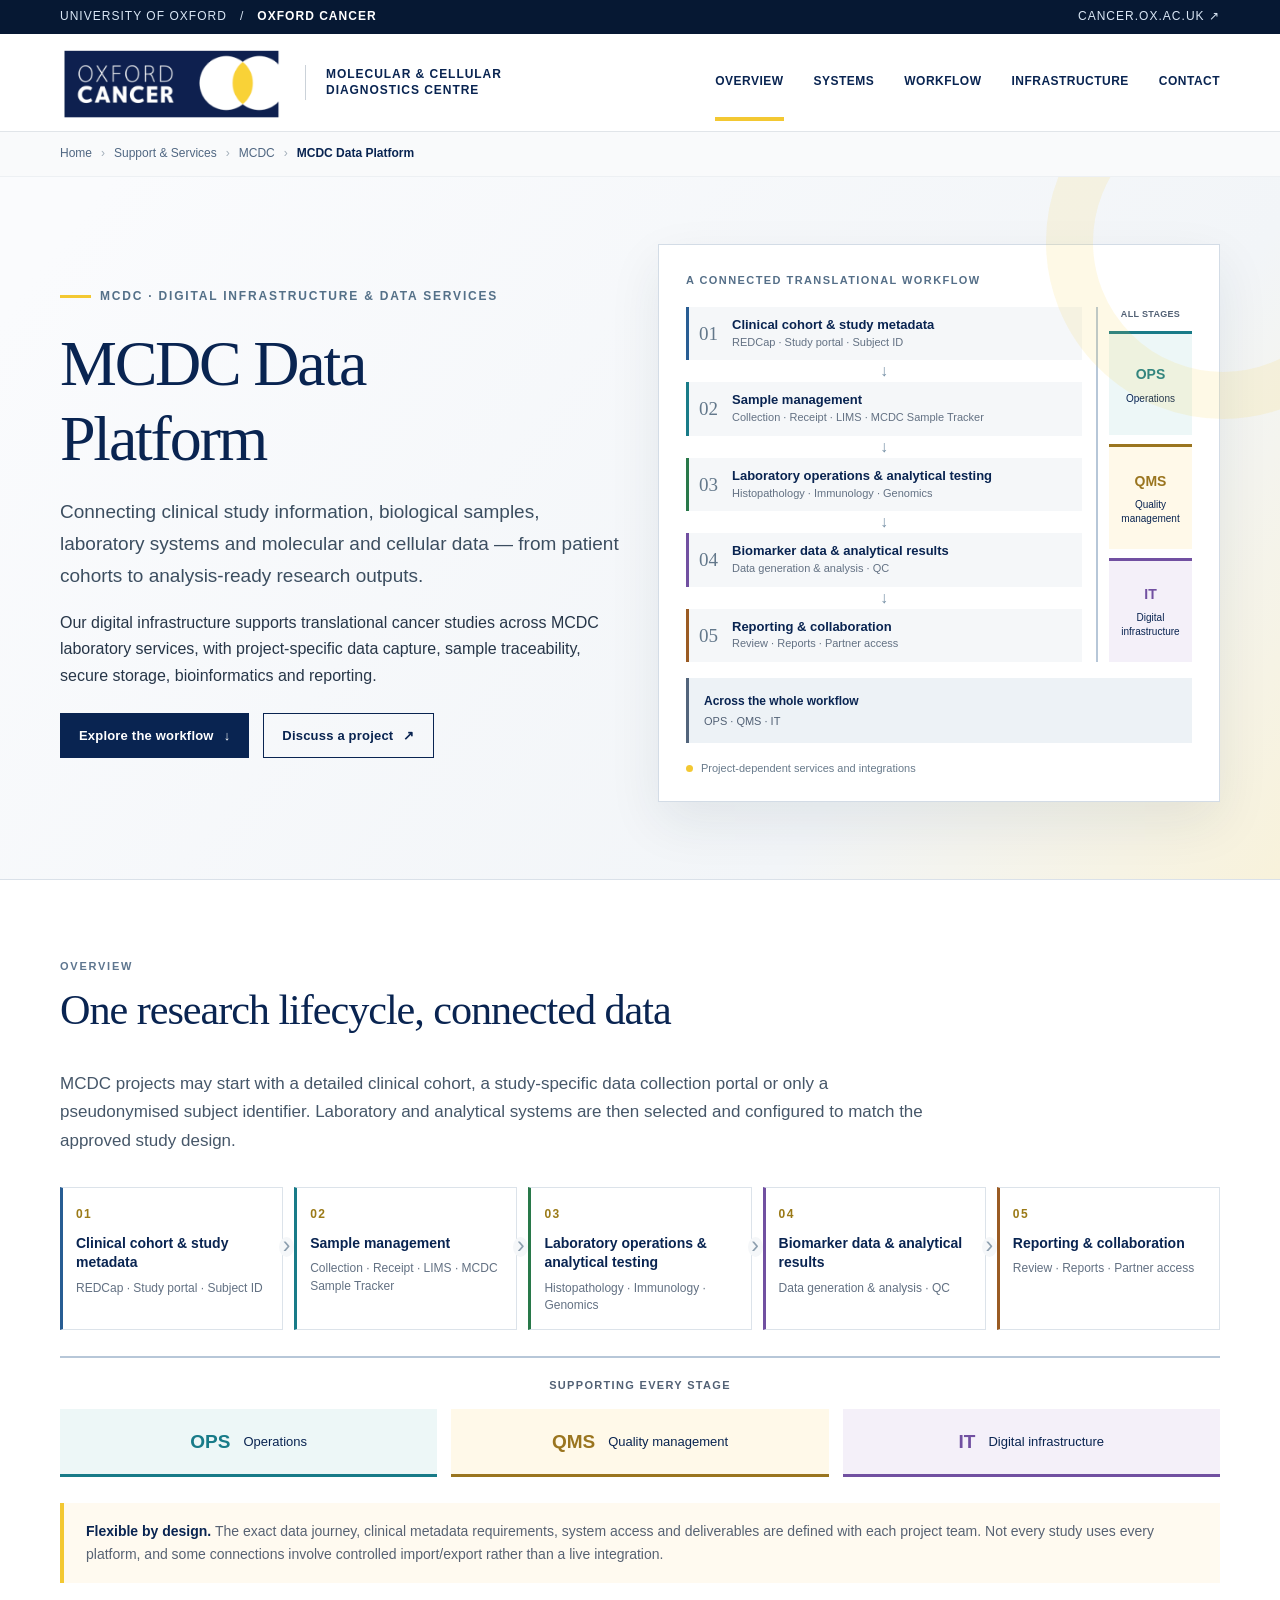
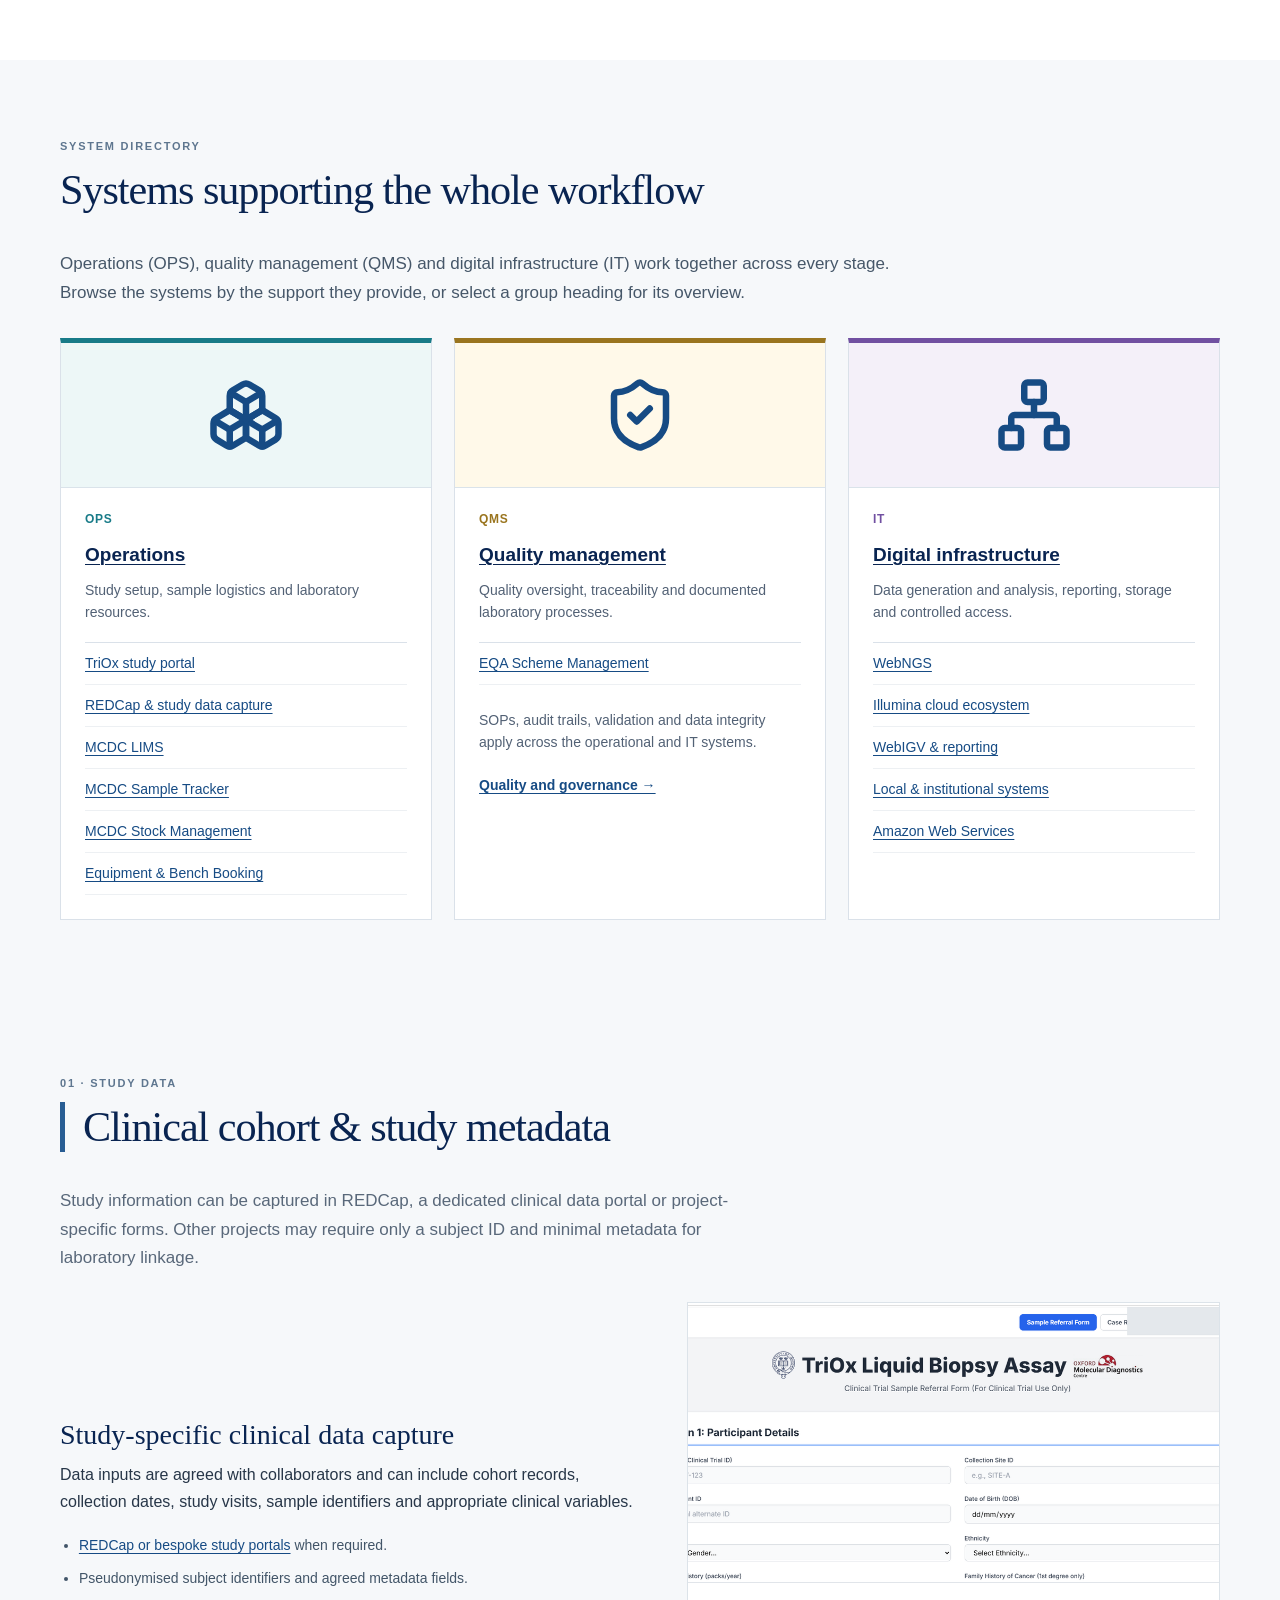
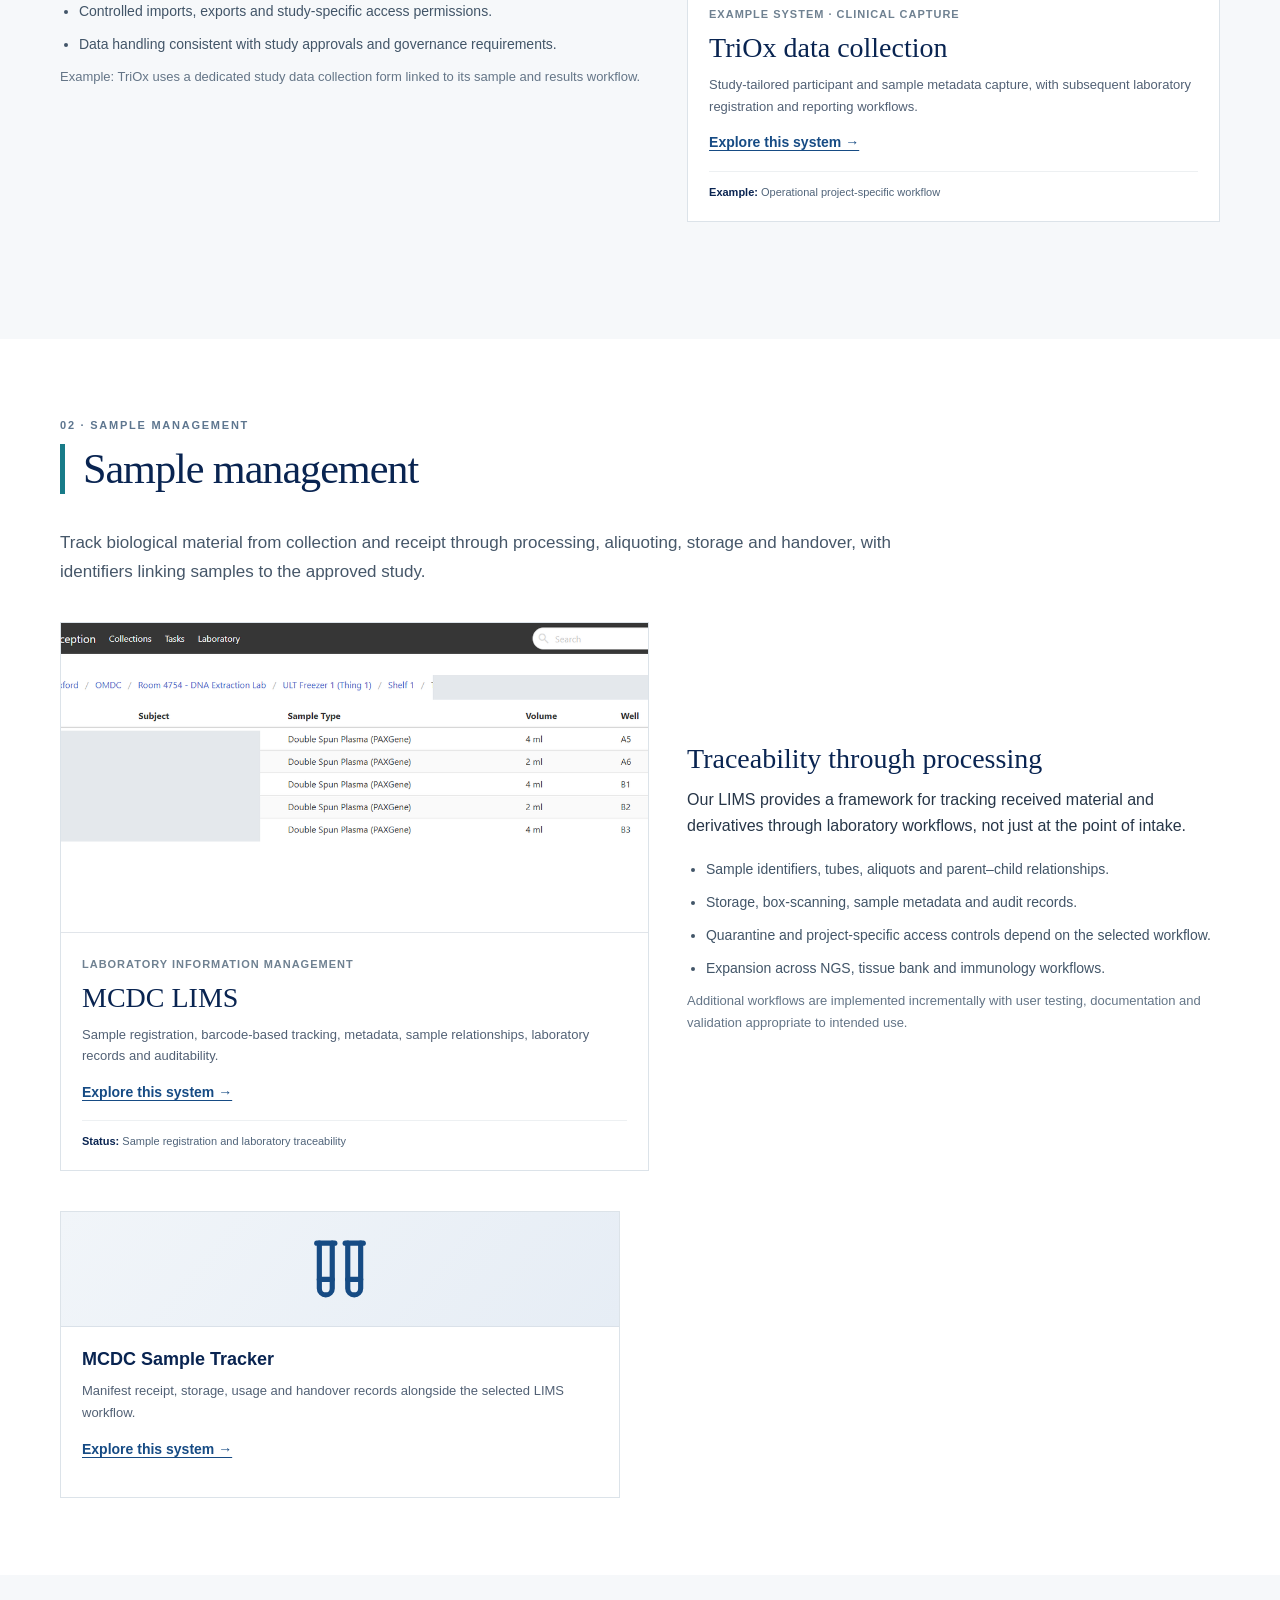
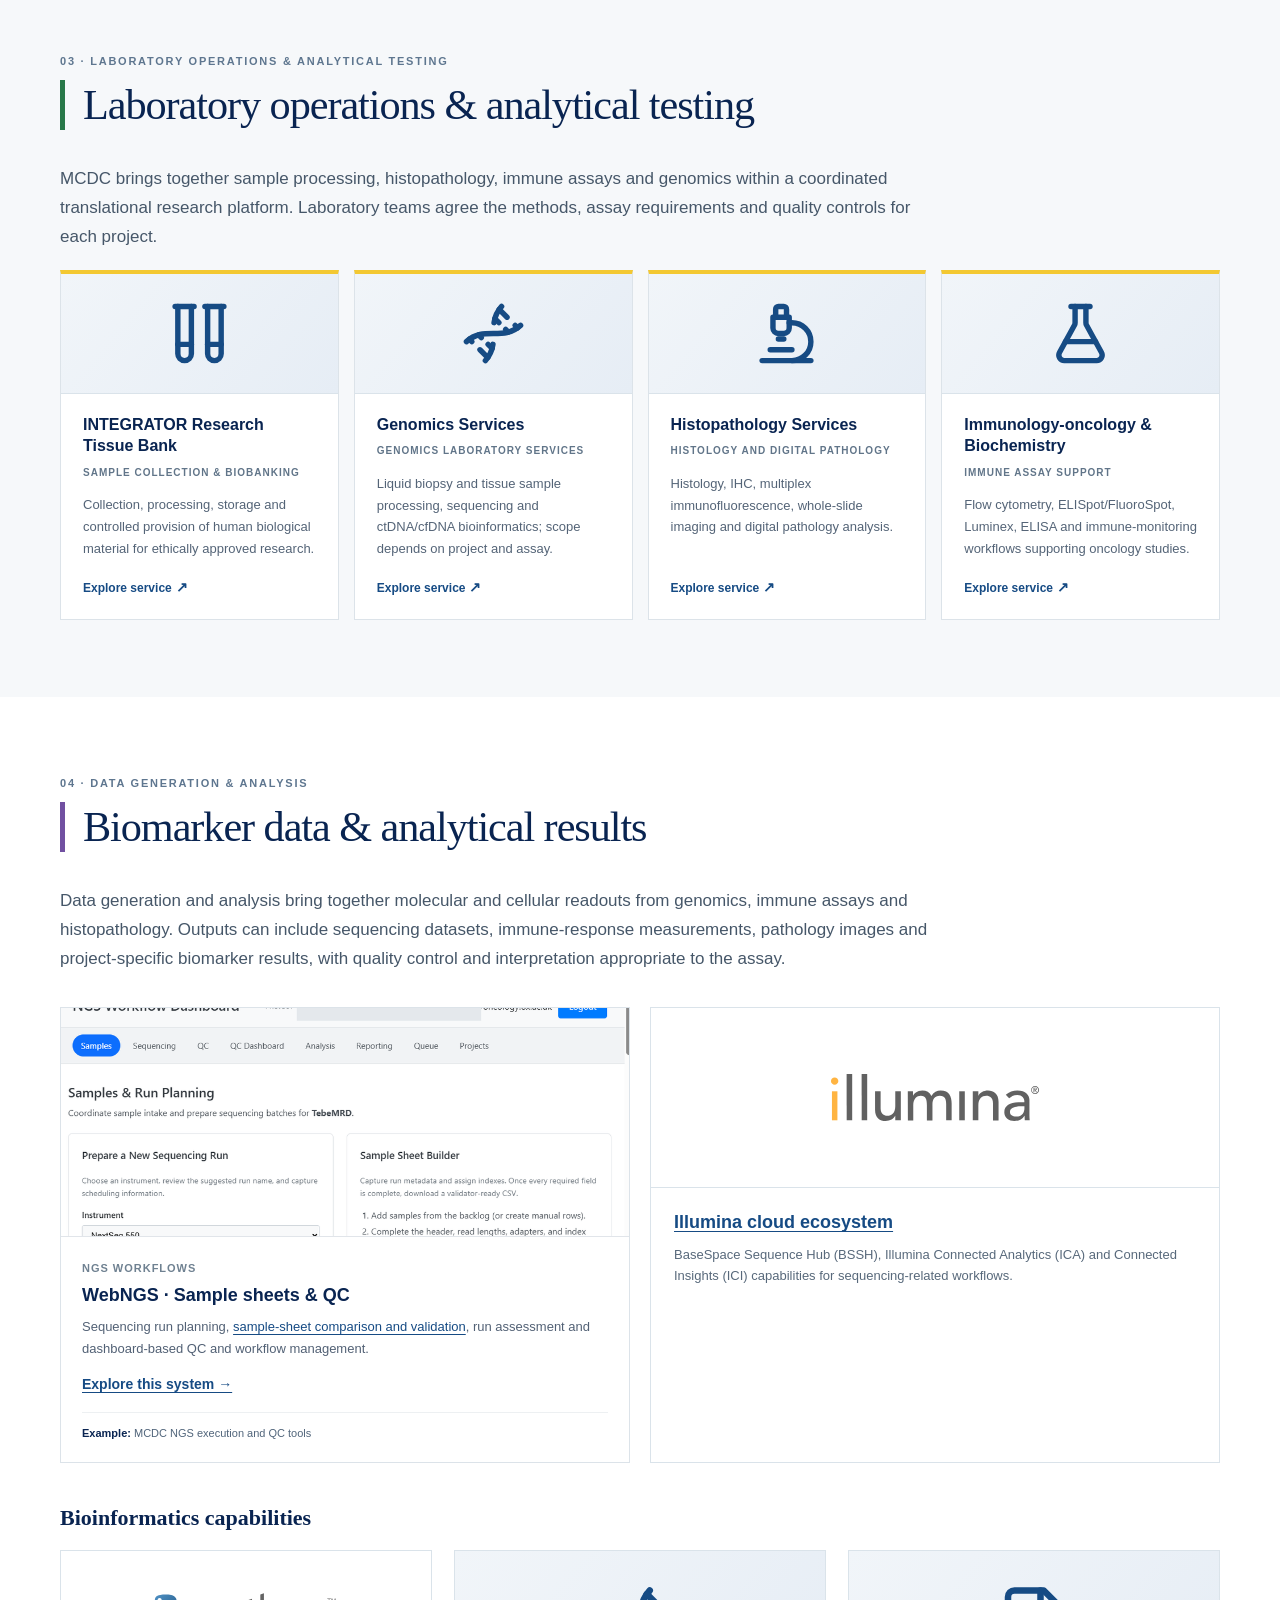
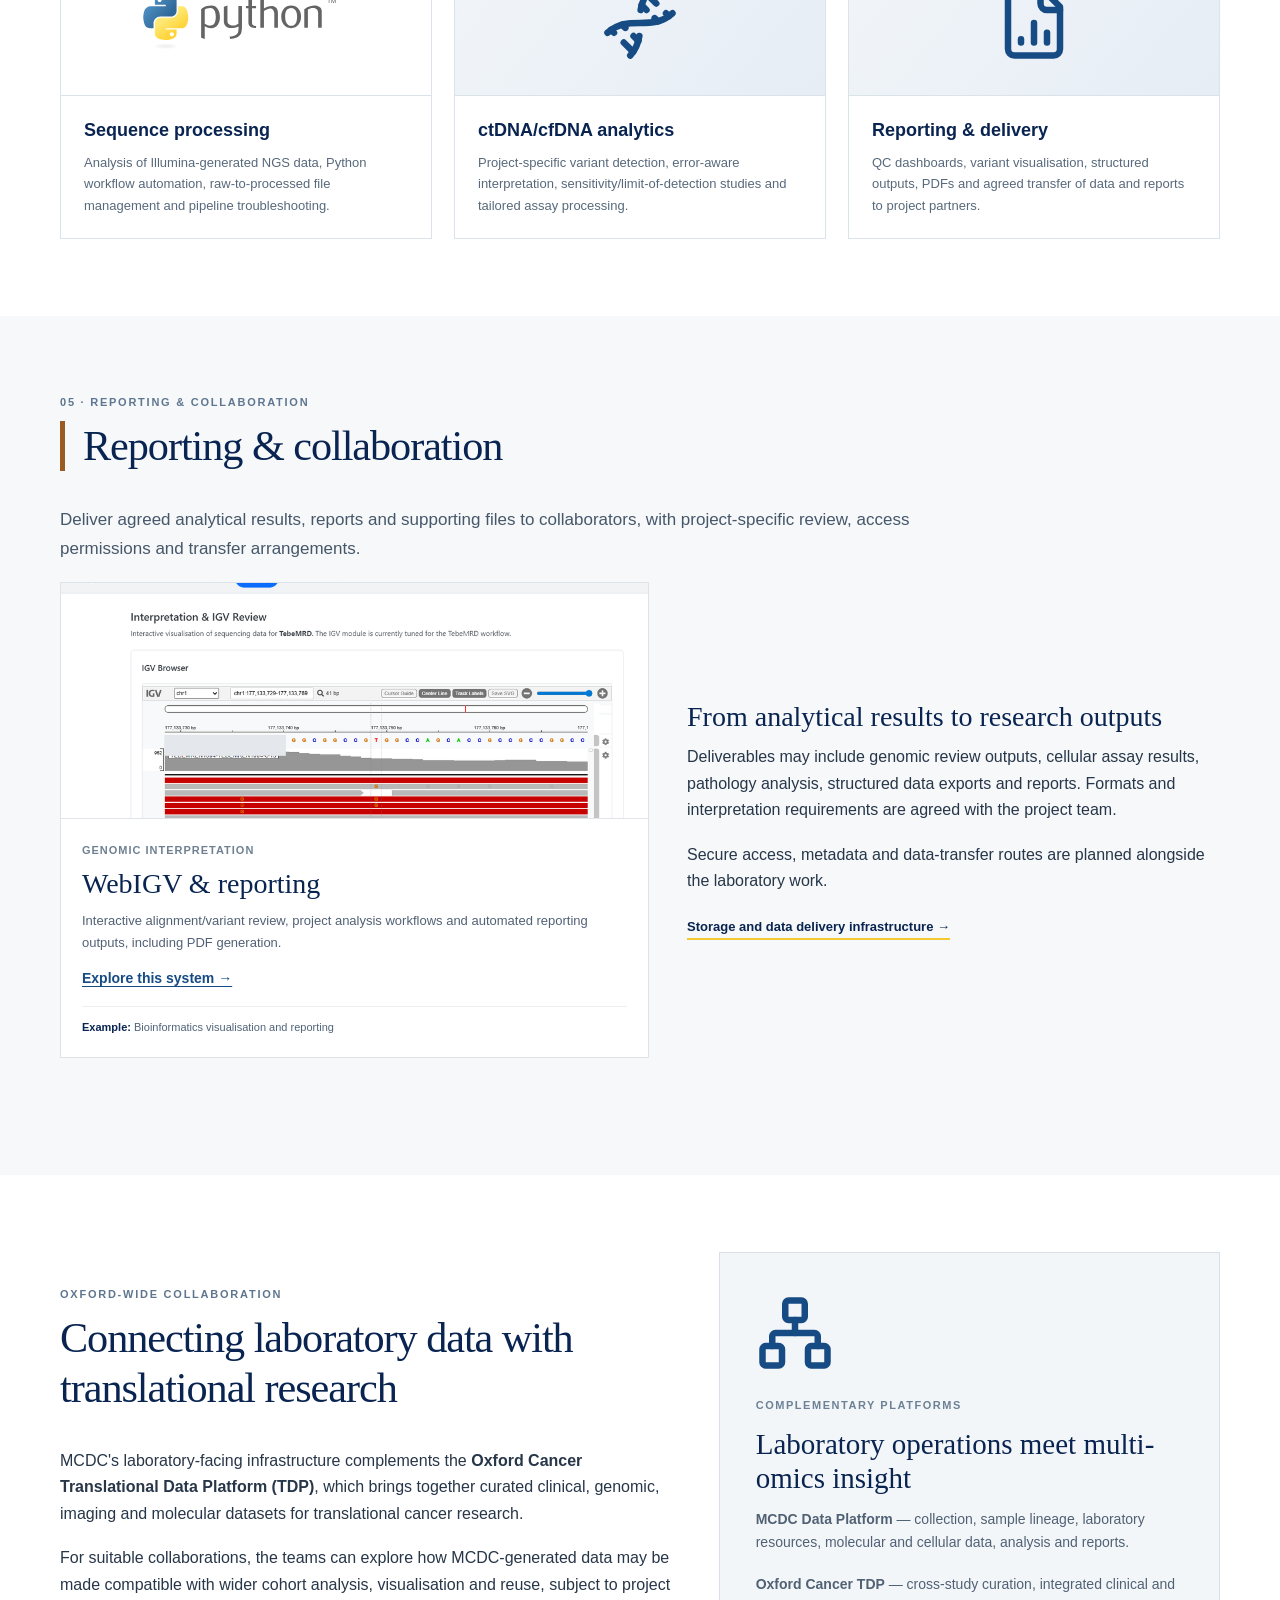
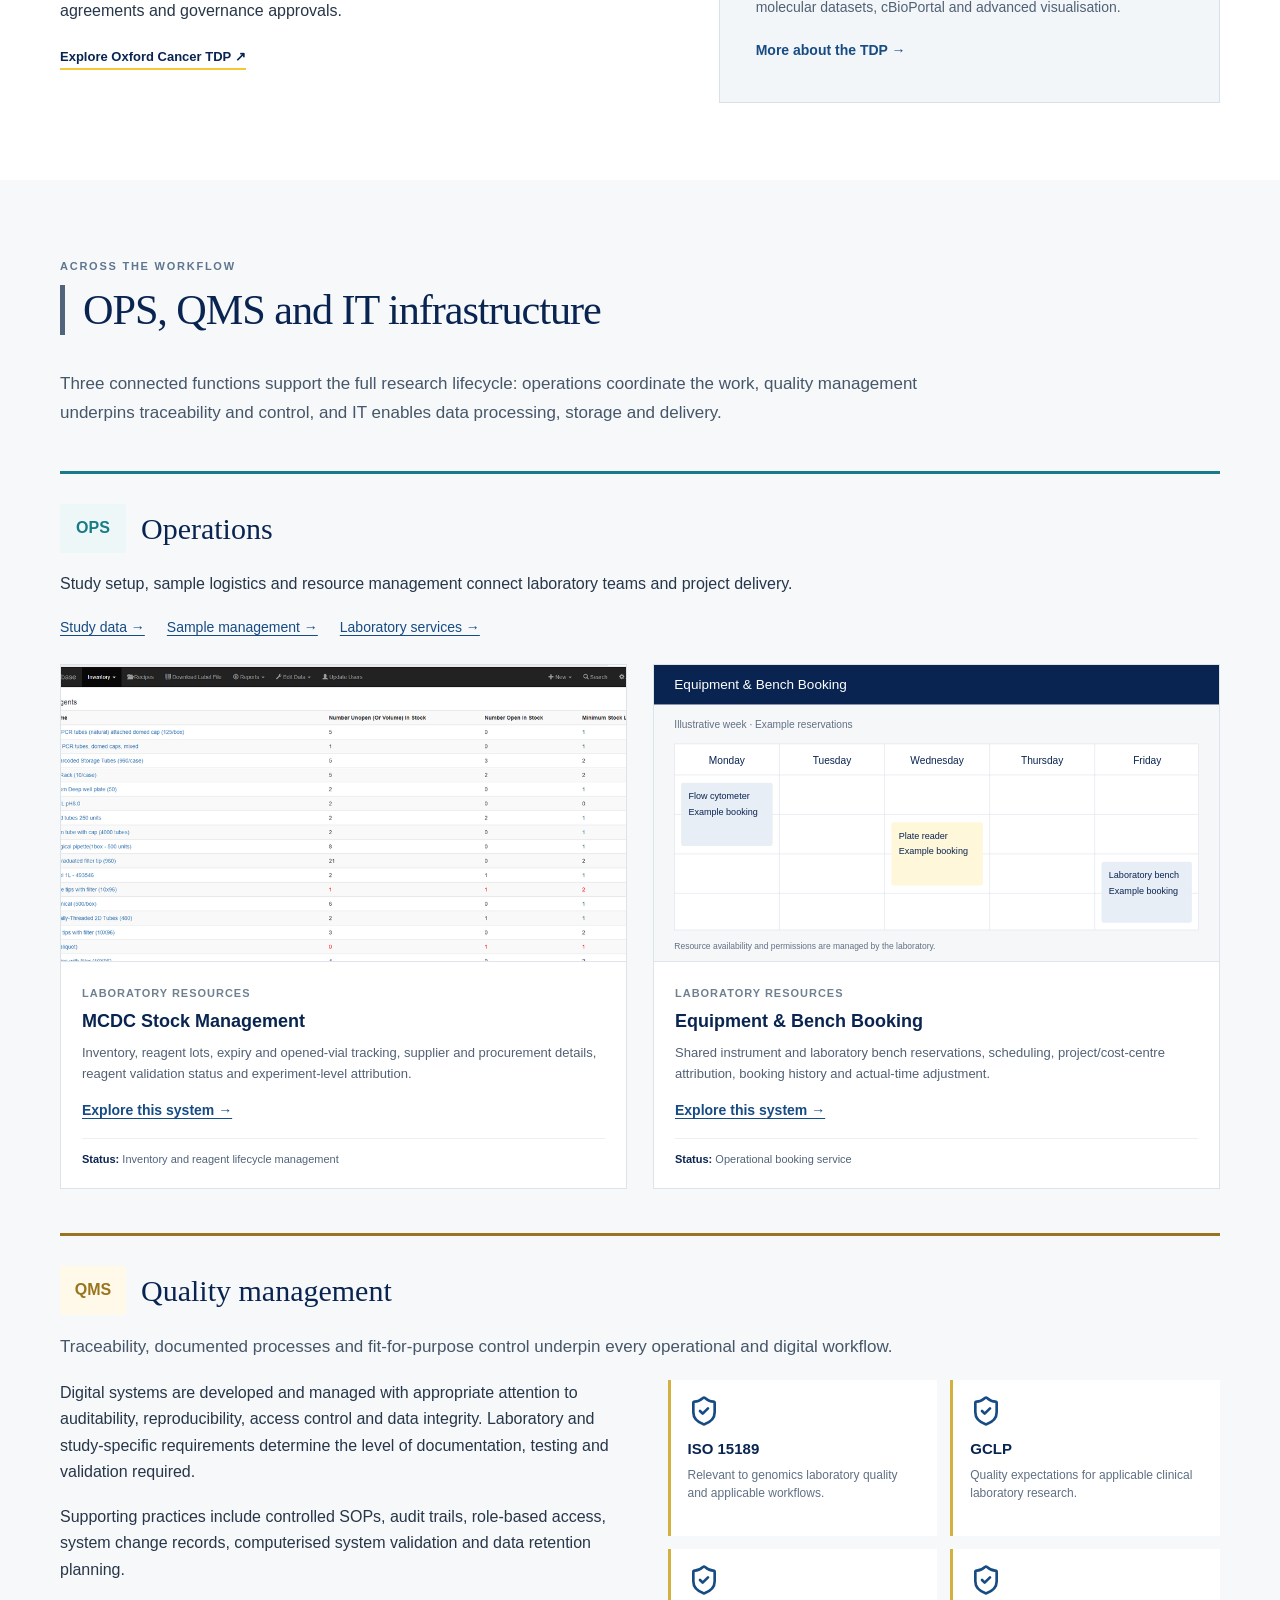
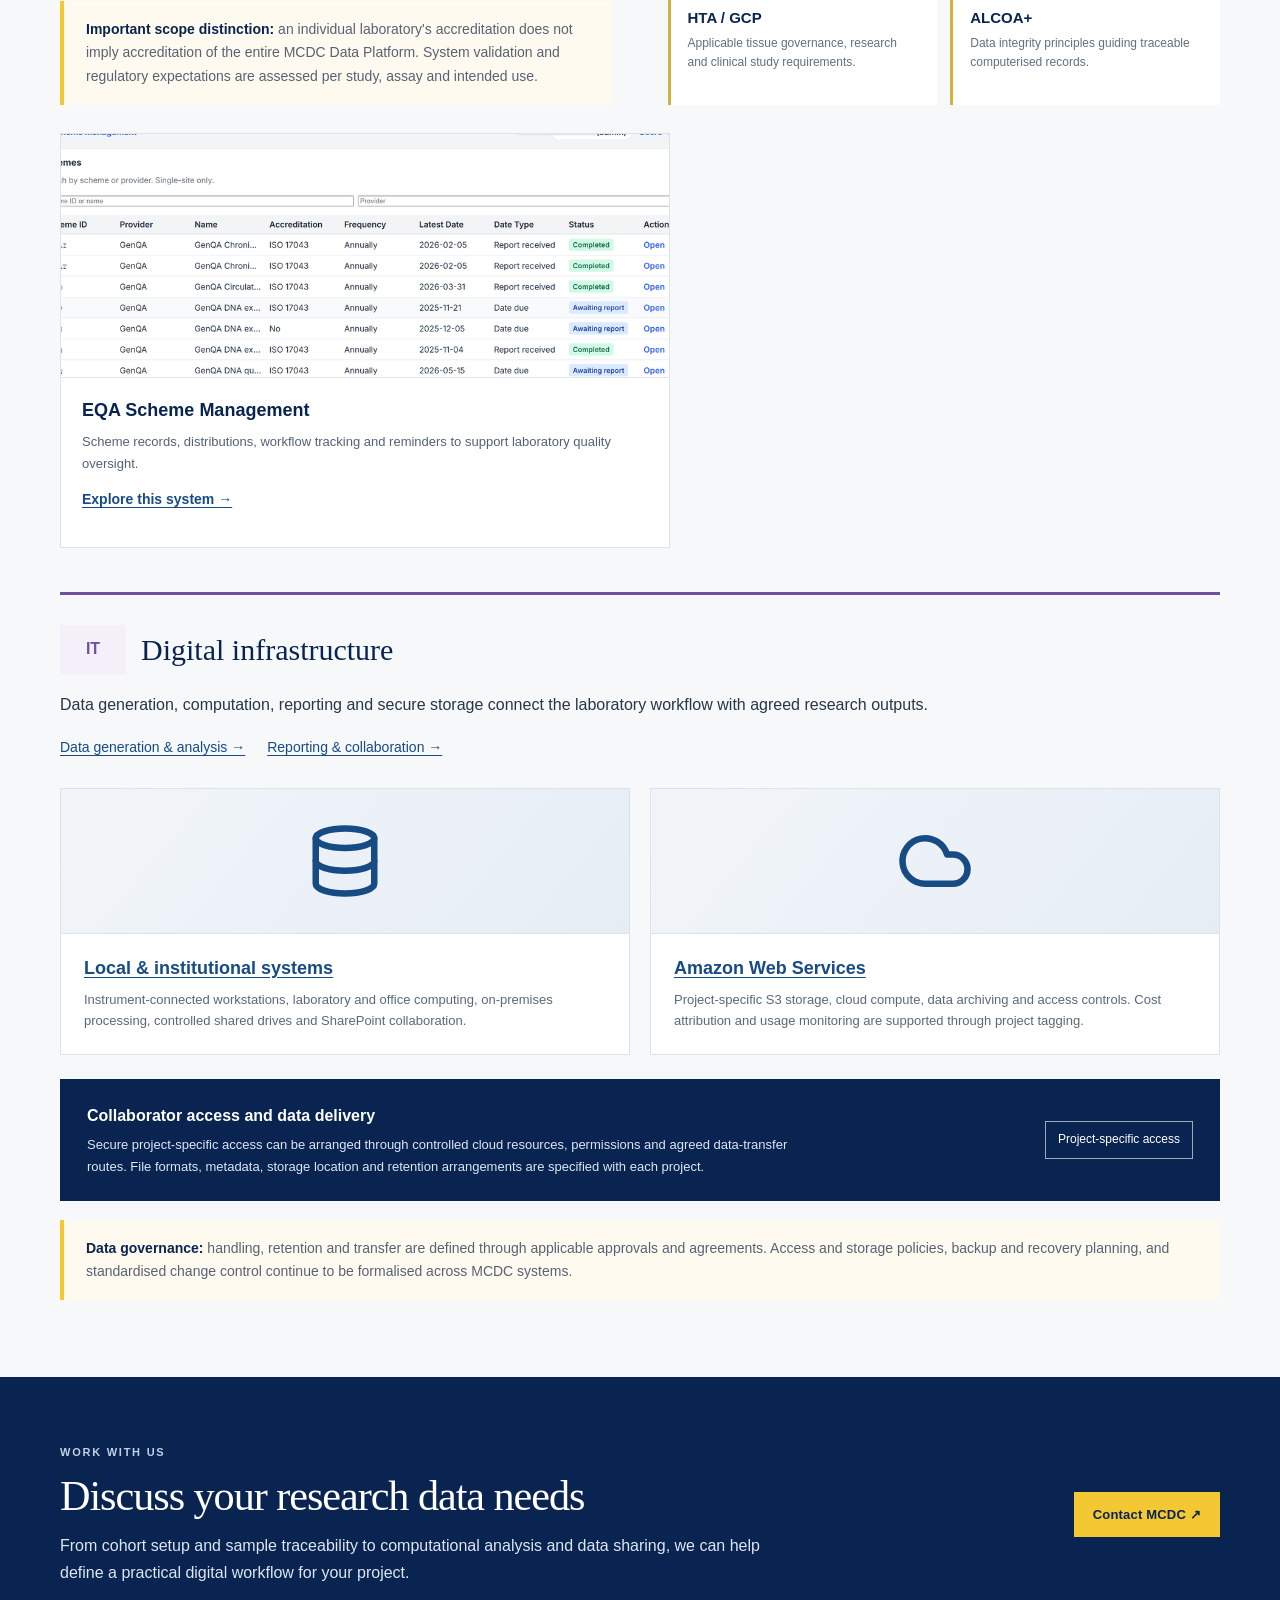
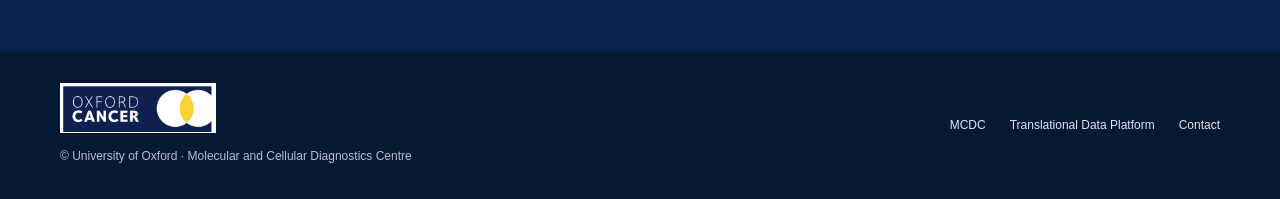
<file: index.html>
<!doctype html>
<html lang="en-GB">
<head>
  <meta charset="utf-8">
  <meta name="viewport" content="width=device-width, initial-scale=1">
  <meta name="color-scheme" content="light">
  <meta name="theme-color" content="#092451">
  <meta name="description" content="MCDC Data Platform connects clinical study records, biospecimen tracking, laboratory operations, secure storage, molecular and cellular analysis for translational cancer research.">
  <title>MCDC Data Platform | Oxford Cancer</title>
  <link rel="stylesheet" href="assets/site.css">
<link rel="icon" href="assets/favicon.svg" type="image/svg+xml"></head>
<body>
  <a class="skip-link" href="#main">Skip to content</a>
  <div class="topline"><div class="container topline-inner"><div>University of Oxford <span aria-hidden="true">&nbsp; / &nbsp;</span> <b>Oxford Cancer</b></div><div class="right"><a href="https://www.cancer.ox.ac.uk/" target="_blank" rel="noopener">cancer.ox.ac.uk ↗</a></div></div></div>
  <header class="header">
    <div class="container header-row">
      <a class="brand" href="index.html" aria-label="MCDC Data Platform home"><img src="assets/oxford-cancer.png" width="270" height="87" alt="Oxford Cancer"><span class="brand-divider"></span><span class="brand-name">Molecular &amp; Cellular Diagnostics Centre</span></a>
      <button type="button" class="menu-btn" id="menuBtn" aria-controls="mainNav" aria-expanded="false">☰ &nbsp; Menu</button>
      <nav class="mainnav" id="mainNav" aria-label="Main navigation"><a href="index.html" class="active" aria-current="page">Overview</a><a href="#systems">Systems</a><a href="#workflow">Workflow</a><a href="#storage">Infrastructure</a><a href="#contact">Contact</a></nav>
    </div>
  </header>
  <nav class="breadcrumb" aria-label="Breadcrumb"><div class="container"><a href="https://www.cancer.ox.ac.uk/">Home</a><span class="sep">›</span><a href="https://www.cancer.ox.ac.uk/support">Support &amp; Services</a><span class="sep">›</span><a href="https://www.cancer.ox.ac.uk/support/mcdc-1">MCDC</a><span class="sep">›</span><b>MCDC Data Platform</b></div></nav>

  <main id="main">
    <section class="hero" aria-labelledby="pageTitle"><div class="container hero-grid">
      <div><div class="eyebrow">MCDC · Digital infrastructure &amp; data services</div><h1 id="pageTitle">MCDC Data<br>Platform</h1><p class="lead">Connecting clinical study information, biological samples, laboratory systems and molecular and cellular data — from patient cohorts to analysis-ready research outputs.</p><p>Our digital infrastructure supports translational cancer studies across MCDC laboratory services, with project-specific data capture, sample traceability, secure storage, bioinformatics and reporting.</p><div class="hero-btns"><a class="btn btn-primary" href="#workflow">Explore the workflow <span aria-hidden="true">↓</span></a><a class="btn btn-secondary" href="mailto:mcdc@oncology.ox.ac.uk?subject=MCDC%20Data%20Platform%20enquiry">Discuss a project <span aria-hidden="true">↗</span></a></div></div>
      <div class="diagram" aria-label="Five stages of a typical MCDC study workflow, supported by laboratory infrastructure"><div class="diagram-head">A connected translational workflow</div><div class="diagram-body"><div class="diagram-stack"><a class="diagram-row group-study" href="#clinical"><span class="diagram-num">01</span><span><strong>Clinical cohort &amp; study metadata</strong><small>REDCap · Study portal · Subject ID</small></span></a><div class="diagram-arrow" aria-hidden="true">↓</div><a class="diagram-row group-samples" href="#laboratory"><span class="diagram-num">02</span><span><strong>Sample management</strong><small>Collection · Receipt · LIMS · MCDC Sample Tracker</small></span></a><div class="diagram-arrow" aria-hidden="true">↓</div><a class="diagram-row group-testing" href="#testing"><span class="diagram-num">03</span><span><strong>Laboratory operations &amp; analytical testing</strong><small>Histopathology · Immunology · Genomics</small></span></a><div class="diagram-arrow" aria-hidden="true">↓</div><a class="diagram-row group-analysis" href="#analysis"><span class="diagram-num">04</span><span><strong>Biomarker data &amp; analytical results</strong><small>Data generation &amp; analysis · QC</small></span></a><div class="diagram-arrow" aria-hidden="true">↓</div><a class="diagram-row group-reporting" href="#reporting"><span class="diagram-num">05</span><span><strong>Reporting &amp; collaboration</strong><small>Review · Reports · Partner access</small></span></a></div><aside class="support-rail" aria-label="OPS, QMS and IT support every workflow stage"><span class="rail-label">All stages</span><a class="function-ops" href="#ops"><strong>OPS</strong><span>Operations</span></a><a class="function-qms" href="#qms"><strong>QMS</strong><span>Quality management</span></a><a class="function-it" href="#it"><strong>IT</strong><span>Digital infrastructure</span></a></aside></div><p class="workflow-support"><strong>Across the whole workflow</strong><span>OPS · QMS · IT</span></p><div class="diagram-foot">Project-dependent services and integrations</div></div>
    </div></section>

    <section class="section" id="workflow"><div class="container"><div class="kicker">Overview</div><h2>One research lifecycle, connected data</h2><p class="section-intro">MCDC projects may start with a detailed clinical cohort, a study-specific data collection portal or only a pseudonymised subject identifier. Laboratory and analytical systems are then selected and configured to match the approved study design.</p>
<div class="journey" aria-label="Study data lifecycle"><a class="journey-item group-study" href="#clinical"><div class="journey-step">01</div><strong>Clinical cohort &amp; study metadata</strong><small>REDCap · Study portal · Subject ID</small></a><a class="journey-item group-samples" href="#laboratory"><div class="journey-step">02</div><strong>Sample management</strong><small>Collection · Receipt · LIMS · MCDC Sample Tracker</small></a><a class="journey-item group-testing" href="#testing"><div class="journey-step">03</div><strong>Laboratory operations &amp; analytical testing</strong><small>Histopathology · Immunology · Genomics</small></a><a class="journey-item group-analysis" href="#analysis"><div class="journey-step">04</div><strong>Biomarker data &amp; analytical results</strong><small>Data generation &amp; analysis · QC</small></a><a class="journey-item group-reporting" href="#reporting"><div class="journey-step">05</div><strong>Reporting &amp; collaboration</strong><small>Review · Reports · Partner access</small></a></div><div class="workflow-foundation"><div class="foundation-label">Supporting every stage</div><div class="support-functions"><a class="function-ops" href="#ops"><strong>OPS</strong><span>Operations</span></a><a class="function-qms" href="#qms"><strong>QMS</strong><span>Quality management</span></a><a class="function-it" href="#it"><strong>IT</strong><span>Digital infrastructure</span></a></div></div><div class="note"><strong>Flexible by design.</strong> The exact data journey, clinical metadata requirements, system access and deliverables are defined with each project team. Not every study uses every platform, and some connections involve controlled import/export rather than a live integration.</div>
    </div></section>

<section class="section alt" id="systems"><div class="container"><div class="kicker">System directory</div><h2>Systems supporting the whole workflow</h2><p class="section-intro">Operations (OPS), quality management (QMS) and digital infrastructure (IT) work together across every stage. Browse the systems by the support they provide, or select a group heading for its overview.</p><div class="directory-groups functional-directory"><article class="directory-group function-ops"><div class="card-illustration "><img loading="lazy" src="assets/illustrations/boxes.svg" alt="" width="240" height="140"></div><div class="group-label">OPS</div><h3><a href="#ops">Operations</a></h3><p>Study setup, sample logistics and laboratory resources.</p><ul><li><a href="systems/triox.html">TriOx study portal</a></li><li><a href="systems/redcap.html">REDCap &amp; study data capture</a></li><li><a href="systems/lims.html">MCDC LIMS</a></li><li><a href="systems/tracker.html">MCDC Sample Tracker</a></li><li><a href="systems/stock.html">MCDC Stock Management</a></li><li><a href="systems/booking.html">Equipment &amp; Bench Booking</a></li></ul></article><article class="directory-group function-qms"><div class="card-illustration "><img loading="lazy" src="assets/illustrations/shield-check.svg" alt="" width="240" height="140"></div><div class="group-label">QMS</div><h3><a href="#qms">Quality management</a></h3><p>Quality oversight, traceability and documented laboratory processes.</p><ul><li><a href="systems/webeqa.html">EQA Scheme Management</a></li></ul><p class="directory-context">SOPs, audit trails, validation and data integrity apply across the operational and IT systems.</p><a class="system-link" href="#qms">Quality and governance →</a></article><article class="directory-group function-it"><div class="card-illustration "><img loading="lazy" src="assets/illustrations/network.svg" alt="" width="240" height="140"></div><div class="group-label">IT</div><h3><a href="#it">Digital infrastructure</a></h3><p>Data generation and analysis, reporting, storage and controlled access.</p><ul><li><a href="systems/webngs.html">WebNGS</a></li><li><a href="systems/illumina.html">Illumina cloud ecosystem</a></li><li><a href="systems/webigv.html">WebIGV &amp; reporting</a></li><li><a href="systems/local-systems.html">Local &amp; institutional systems</a></li><li><a href="systems/aws.html">Amazon Web Services</a></li></ul></article></div></div></section>

<section class="section alt workflow-group group-study" id="clinical"><div class="container"><div class="section-top"><div><div class="kicker">01 · Study data</div><h2>Clinical cohort &amp; study metadata</h2><p class="section-intro">Study information can be captured in REDCap, a dedicated clinical data portal or project-specific forms. Other projects may require only a subject ID and minimal metadata for laboratory linkage.</p></div></div>
      <div class="system-split"><div><h3>Study-specific clinical data capture</h3><p>Data inputs are agreed with collaborators and can include cohort records, collection dates, study visits, sample identifiers and appropriate clinical variables.</p><ul><li><a href="systems/redcap.html">REDCap or bespoke study portals</a> when required.</li><li>Pseudonymised subject identifiers and agreed metadata fields.</li><li>Controlled imports, exports and study-specific access permissions.</li><li>Data handling consistent with study approvals and governance requirements.</li></ul><p style="font-size:13px;color:#647587">Example: TriOx uses a dedicated study data collection form linked to its sample and results workflow.</p></div>
        <article class="system"><button class="system-thumb" type="button" data-zoom="TriOx study-specific data collection form"><img loading="lazy" src="assets/triox.png" alt="Redacted TriOx clinical sample referral form interface"></button><div class="system-info"><div class="system-category">Example system · Clinical capture</div><h3>TriOx data collection</h3><p>Study-tailored participant and sample metadata capture, with subsequent laboratory registration and reporting workflows.</p><a class="system-link" href="systems/triox.html">Explore this system →</a><div class="status"><strong>Example:</strong> Operational project-specific workflow</div></div></article>
      </div>
    </div></section>

<section class="section workflow-group group-samples" id="laboratory"><div class="container"><div class="kicker">02 · Sample management</div><h2>Sample management</h2><p class="section-intro">Track biological material from collection and receipt through processing, aliquoting, storage and handover, with identifiers linking samples to the approved study.</p>
<div class="system-split" style="margin-top:36px"><article class="system"><button class="system-thumb" type="button" data-zoom="MCDC laboratory information management system"><img loading="lazy" src="assets/lims.png" alt="Redacted MCDC LIMS sample and specimen management interface"></button><div class="system-info"><div class="system-category">Laboratory information management</div><h3>MCDC LIMS</h3><p>Sample registration, barcode-based tracking, metadata, sample relationships, laboratory records and auditability.</p><a class="system-link" href="systems/lims.html">Explore this system →</a><div class="status"><strong>Status:</strong> Sample registration and laboratory traceability</div></div></article>
        <div><h3>Traceability through processing</h3><p>Our LIMS provides a framework for tracking received material and derivatives through laboratory workflows, not just at the point of intake.</p><ul><li>Sample identifiers, tubes, aliquots and parent–child relationships.</li><li>Storage, box-scanning, sample metadata and audit records.</li><li>Quarantine and project-specific access controls depend on the selected workflow.</li><li>Expansion across NGS, tissue bank and immunology workflows.</li></ul><p style="color:#647587;font-size:13px">Additional workflows are implemented incrementally with user testing, documentation and validation appropriate to intended use.</p></div>
      </div>
<article class="system tracker-summary"><div class="card-illustration "><img loading="lazy" src="assets/illustrations/test-tubes.svg" alt="" width="240" height="140"></div><div class="system-info"><h3>MCDC Sample Tracker</h3><p>Manifest receipt, storage, usage and handover records alongside the selected LIMS workflow.</p><a class="system-link" href="systems/tracker.html">Explore this system →</a></div></article>
</div></section>

<section class="section alt workflow-group group-testing" id="testing"><div class="container"><div class="kicker">03 · Laboratory operations &amp; analytical testing</div><h2>Laboratory operations &amp; analytical testing</h2><p class="section-intro">MCDC brings together sample processing, histopathology, immune assays and genomics within a coordinated translational research platform. Laboratory teams agree the methods, assay requirements and quality controls for each project.</p>
<div class="four-col">
        <article class="service"><div class="card-illustration "><img loading="lazy" src="assets/illustrations/test-tubes.svg" alt="" width="240" height="140"></div><div class="service-title">INTEGRATOR Research Tissue Bank</div><div class="service-cat">Sample collection &amp; biobanking</div><p>Collection, processing, storage and controlled provision of human biological material for ethically approved research.</p><a href="https://www.cancer.ox.ac.uk/support/sample-access/integrator" target="_blank" rel="noopener">Explore service</a></article>
        <article class="service"><div class="card-illustration "><img loading="lazy" src="assets/illustrations/dna.svg" alt="" width="240" height="140"></div><div class="service-title">Genomics Services</div><div class="service-cat">Genomics laboratory services</div><p>Liquid biopsy and tissue sample processing, sequencing and ctDNA/cfDNA bioinformatics; scope depends on project and assay.</p><a href="https://www.cancer.ox.ac.uk/support/genomics_services" target="_blank" rel="noopener">Explore service</a></article>
        <article class="service"><div class="card-illustration "><img loading="lazy" src="assets/illustrations/microscope.svg" alt="" width="240" height="140"></div><div class="service-title">Histopathology Services</div><div class="service-cat">Histology and digital pathology</div><p>Histology, IHC, multiplex immunofluorescence, whole-slide imaging and digital pathology analysis.</p><a href="https://www.cancer.ox.ac.uk/support/THL" target="_blank" rel="noopener">Explore service</a></article>
        <article class="service"><div class="card-illustration "><img loading="lazy" src="assets/illustrations/flask-conical.svg" alt="" width="240" height="140"></div><div class="service-title">Immunology-oncology &amp; Biochemistry</div><div class="service-cat">Immune assay support</div><p>Flow cytometry, ELISpot/FluoroSpot, Luminex, ELISA and immune-monitoring workflows supporting oncology studies.</p><a href="https://www.cancer.ox.ac.uk/support/IOB" target="_blank" rel="noopener">Explore service</a></article></div>
</div></section>

<section class="section workflow-group group-analysis" id="analysis"><div class="container"><div class="kicker">04 · Data generation &amp; analysis</div><h2>Biomarker data &amp; analytical results</h2><p class="section-intro">Data generation and analysis bring together molecular and cellular readouts from genomics, immune assays and histopathology. Outputs can include sequencing datasets, immune-response measurements, pathology images and project-specific biomarker results, with quality control and interpretation appropriate to the assay.</p>
      <div class="report-strip analysis-systems">
        <article class="system"><button class="system-thumb" type="button" data-zoom="NGS sample and run planning dashboard"><img loading="lazy" src="assets/webngs.png" alt="MCDC sequencing sample and run planning interface"></button><div class="system-info"><div class="system-category">NGS workflows</div><h3>WebNGS · Sample sheets &amp; QC</h3><p>Sequencing run planning, <a href="systems/webngs.html#sample-sheet-checks">sample-sheet comparison and validation</a>, run assessment and dashboard-based QC and workflow management.</p><a class="system-link" href="systems/webngs.html">Explore this system →</a><div class="status"><strong>Example:</strong> MCDC NGS execution and QC tools</div></div></article>
        <article class="data-item"><div class="card-illustration brand-illustration"><img loading="lazy" src="assets/illustrations/illumina-logo.svg" alt="Illumina" width="240" height="140"></div><h3><a href="systems/illumina.html">Illumina cloud ecosystem</a></h3><p>BaseSpace Sequence Hub (BSSH), Illumina Connected Analytics (ICA) and Connected Insights (ICI) capabilities for sequencing-related workflows.</p></article></div>
      <h3 class="subhead">Bioinformatics capabilities</h3><div class="three-col">
        <div class="data-item"><div class="card-illustration brand-illustration"><img loading="lazy" src="assets/illustrations/python-logo.svg" alt="Python" width="240" height="140"></div><h3>Sequence processing</h3><p>Analysis of Illumina-generated NGS data, Python workflow automation, raw-to-processed file management and pipeline troubleshooting.</p></div>
        <div class="data-item"><div class="card-illustration "><img loading="lazy" src="assets/illustrations/dna.svg" alt="" width="240" height="140"></div><h3>ctDNA/cfDNA analytics</h3><p>Project-specific variant detection, error-aware interpretation, sensitivity/limit-of-detection studies and tailored assay processing.</p></div>
        <div class="data-item"><div class="card-illustration "><img loading="lazy" src="assets/illustrations/file-chart-column.svg" alt="" width="240" height="140"></div><h3>Reporting &amp; delivery</h3><p>QC dashboards, variant visualisation, structured outputs, PDFs and agreed transfer of data and reports to project partners.</p></div>
      </div>
    </div></section>

<section class="section alt workflow-group group-reporting" id="reporting"><div class="container"><div class="kicker">05 · Reporting &amp; collaboration</div><h2>Reporting &amp; collaboration</h2><p class="section-intro">Deliver agreed analytical results, reports and supporting files to collaborators, with project-specific review, access permissions and transfer arrangements.</p><div class="system-split"><article class="system"><button class="system-thumb" type="button" data-zoom="WebIGV genomic analysis and visualisation"><img loading="lazy" src="assets/webigv.png" alt="WebIGV analysis interface displaying genomic reads and alignment tracks"></button><div class="system-info"><div class="system-category">Genomic interpretation</div><h3>WebIGV &amp; reporting</h3><p>Interactive alignment/variant review, project analysis workflows and automated reporting outputs, including PDF generation.</p><a class="system-link" href="systems/webigv.html">Explore this system →</a><div class="status"><strong>Example:</strong> Bioinformatics visualisation and reporting</div></div></article><div><h3>From analytical results to research outputs</h3><p>Deliverables may include genomic review outputs, cellular assay results, pathology analysis, structured data exports and reports. Formats and interpretation requirements are agreed with the project team.</p><p>Secure access, metadata and data-transfer routes are planned alongside the laboratory work.</p><a class="link-arrow" href="#storage">Storage and data delivery infrastructure →</a></div></div></div></section>

<section class="partner" id="collaborate"><div class="container partner-wrap"><div><div class="kicker">Oxford-wide collaboration</div><h2>Connecting laboratory data with translational research</h2><p>MCDC's laboratory-facing infrastructure complements the <strong>Oxford Cancer Translational Data Platform (TDP)</strong>, which brings together curated clinical, genomic, imaging and molecular datasets for translational cancer research.</p><p>For suitable collaborations, the teams can explore how MCDC-generated data may be made compatible with wider cohort analysis, visualisation and reuse, subject to project agreements and governance approvals.</p><a class="link-arrow" href="https://www.cancer.ox.ac.uk/translational-data-platform" target="_blank" rel="noopener">Explore Oxford Cancer TDP ↗</a></div><aside class="partner-panel"><div class="card-illustration "><img loading="lazy" src="assets/illustrations/network.svg" alt="" width="240" height="140"></div><div class="tag">Complementary platforms</div><h3>Laboratory operations meet multi-omics insight</h3><p><strong>MCDC Data Platform</strong> — collection, sample lineage, laboratory resources, molecular and cellular data, analysis and reports.</p><p><strong>Oxford Cancer TDP</strong> — cross-study curation, integrated clinical and molecular datasets, cBioPortal and advanced visualisation.</p><a href="https://www.cancer.ox.ac.uk/translational-data-platform">More about the TDP →</a></aside></div></section>

<section class="section alt workflow-group group-infrastructure" id="storage"><div class="container"><div class="kicker">Across the workflow</div><h2>OPS, QMS and IT infrastructure</h2><p class="section-intro">Three connected functions support the full research lifecycle: operations coordinate the work, quality management underpins traceability and control, and IT enables data processing, storage and delivery.</p><section class="function-detail function-ops" id="ops"><div class="function-heading"><span>OPS</span><h3>Operations</h3></div><p>Study setup, sample logistics and resource management connect laboratory teams and project delivery.</p><p class="function-links"><a href="#clinical">Study data →</a><a href="#laboratory">Sample management →</a><a href="#testing">Laboratory services →</a></p><div class="two-col"><article class="system"><button class="system-thumb" type="button" data-zoom="MCDC reagent and stock management"><img loading="lazy" src="assets/stock.png" alt="Redacted MCDC stock management system showing reagent inventory"></button><div class="system-info"><div class="system-category">Laboratory resources</div><h3>MCDC Stock Management</h3><p>Inventory, reagent lots, expiry and opened-vial tracking, supplier and procurement details, reagent validation status and experiment-level attribution.</p><a class="system-link" href="systems/stock.html">Explore this system →</a><div class="status"><strong>Status:</strong> Inventory and reagent lifecycle management</div></div></article><article class="system"><button class="system-thumb" type="button" data-zoom="Illustrative equipment booking calendar — example reservations"><img loading="lazy" src="assets/booking.svg" alt="Illustrative equipment booking calendar with example reservations"></button><div class="system-info"><div class="system-category">Laboratory resources</div><h3>Equipment &amp; Bench Booking</h3><p>Shared instrument and laboratory bench reservations, scheduling, project/cost-centre attribution, booking history and actual-time adjustment.</p><a class="system-link" href="systems/booking.html">Explore this system →</a><div class="status"><strong>Status:</strong> Operational booking service</div></div></article></div>
</section><section class="function-detail function-qms" id="qms"><div id="quality"><div class="function-heading"><span>QMS</span><h3>Quality management</h3></div><p class="section-intro">Traceability, documented processes and fit-for-purpose control underpin every operational and digital workflow.</p><div class="quality-grid"><div><p>Digital systems are developed and managed with appropriate attention to auditability, reproducibility, access control and data integrity. Laboratory and study-specific requirements determine the level of documentation, testing and validation required.</p><p>Supporting practices include controlled SOPs, audit trails, role-based access, system change records, computerised system validation and data retention planning.</p><div class="note"><strong>Important scope distinction:</strong> an individual laboratory's accreditation does not imply accreditation of the entire MCDC Data Platform. System validation and regulatory expectations are assessed per study, assay and intended use.</div></div>
        <div class="quality-list"><div class="quality-item"><img class="quality-icon" loading="lazy" src="assets/illustrations/shield-check.svg" alt="" width="32" height="32"><strong>ISO 15189</strong><small>Relevant to genomics laboratory quality and applicable workflows.</small></div><div class="quality-item"><img class="quality-icon" loading="lazy" src="assets/illustrations/shield-check.svg" alt="" width="32" height="32"><strong>GCLP</strong><small>Quality expectations for applicable clinical laboratory research.</small></div><div class="quality-item"><img class="quality-icon" loading="lazy" src="assets/illustrations/shield-check.svg" alt="" width="32" height="32"><strong>HTA / GCP</strong><small>Applicable tissue governance, research and clinical study requirements.</small></div><div class="quality-item"><img class="quality-icon" loading="lazy" src="assets/illustrations/shield-check.svg" alt="" width="32" height="32"><strong>ALCOA+</strong><small>Data integrity principles guiding traceable computerised records.</small></div></div>
      </div>
<div class="qms-system"><article class="system"><button class="system-thumb" type="button" data-zoom="EQA Scheme Management"><img loading="lazy" src="assets/webeqa.png" alt="EQA Scheme Management example interface"></button><div class="system-info"><h3>EQA Scheme Management</h3><p>Scheme records, distributions, workflow tracking and reminders to support laboratory quality oversight.</p><a class="system-link" href="systems/webeqa.html">Explore this system →</a></div></article></div></div>
</section><section class="function-detail function-it" id="it"><div class="function-heading"><span>IT</span><h3>Digital infrastructure</h3></div><p>Data generation, computation, reporting and secure storage connect the laboratory workflow with agreed research outputs.</p><p class="function-links"><a href="#analysis">Data generation &amp; analysis →</a><a href="#reporting">Reporting &amp; collaboration →</a></p><div class="data-grid infrastructure-storage"><article class="data-item"><div class="card-illustration "><img loading="lazy" src="assets/illustrations/database.svg" alt="" width="240" height="140"></div><h3><a href="systems/local-systems.html">Local &amp; institutional systems</a></h3><p>Instrument-connected workstations, laboratory and office computing, on-premises processing, controlled shared drives and SharePoint collaboration.</p></article><article class="data-item"><div class="card-illustration "><img loading="lazy" src="assets/illustrations/cloud.svg" alt="" width="240" height="140"></div><h3><a href="systems/aws.html">Amazon Web Services</a></h3><p>Project-specific S3 storage, cloud compute, data archiving and access controls. Cost attribution and usage monitoring are supported through project tagging.</p></article></div>
      <div class="data-feature"><div><strong>Collaborator access and data delivery</strong><p>Secure project-specific access can be arranged through controlled cloud resources, permissions and agreed data-transfer routes. File formats, metadata, storage location and retention arrangements are specified with each project.</p></div><span>Project-specific access</span></div>
      <div class="note" style="margin-top:19px"><strong>Data governance:</strong> handling, retention and transfer are defined through applicable approvals and agreements. Access and storage policies, backup and recovery planning, and standardised change control continue to be formalised across MCDC systems.</div>
</section></div></section>

    <section class="contact" id="contact"><div class="container contact-wrap"><div><div class="kicker" style="color:#c0d1e4">Work with us</div><h2>Discuss your research data needs</h2><p>From cohort setup and sample traceability to computational analysis and data sharing, we can help define a practical digital workflow for your project.</p></div><a class="btn" href="mailto:mcdc@oncology.ox.ac.uk?subject=MCDC%20Data%20Platform%20enquiry">Contact MCDC ↗</a></div></section>
  </main>

  <footer class="footer"><div class="container footer-row"><div><a href="https://www.cancer.ox.ac.uk/" aria-label="Oxford Cancer home"><img src="assets/oxford-cancer.png" alt="Oxford Cancer"></a><div><small>© University of Oxford · Molecular and Cellular Diagnostics Centre</small></div></div><nav aria-label="Footer links" class="footer-links"><a href="https://www.cancer.ox.ac.uk/support/mcdc-1">MCDC</a><a href="https://www.cancer.ox.ac.uk/translational-data-platform">Translational Data Platform</a><a href="mailto:mcdc@oncology.ox.ac.uk">Contact</a></nav></div></footer>
  <div class="lightbox" id="lightbox" role="dialog" aria-modal="true" aria-label="System screenshot preview" aria-hidden="true"><div class="lightbox-wrap"><button class="lightbox-close" id="lightboxClose" aria-label="Close screenshot">&times;</button><img id="lightboxImage" alt=""><div class="lightbox-caption" id="lightboxCaption"></div></div></div>
  <script src="assets/site.js" defer></script>
</body>
</html>
</file>
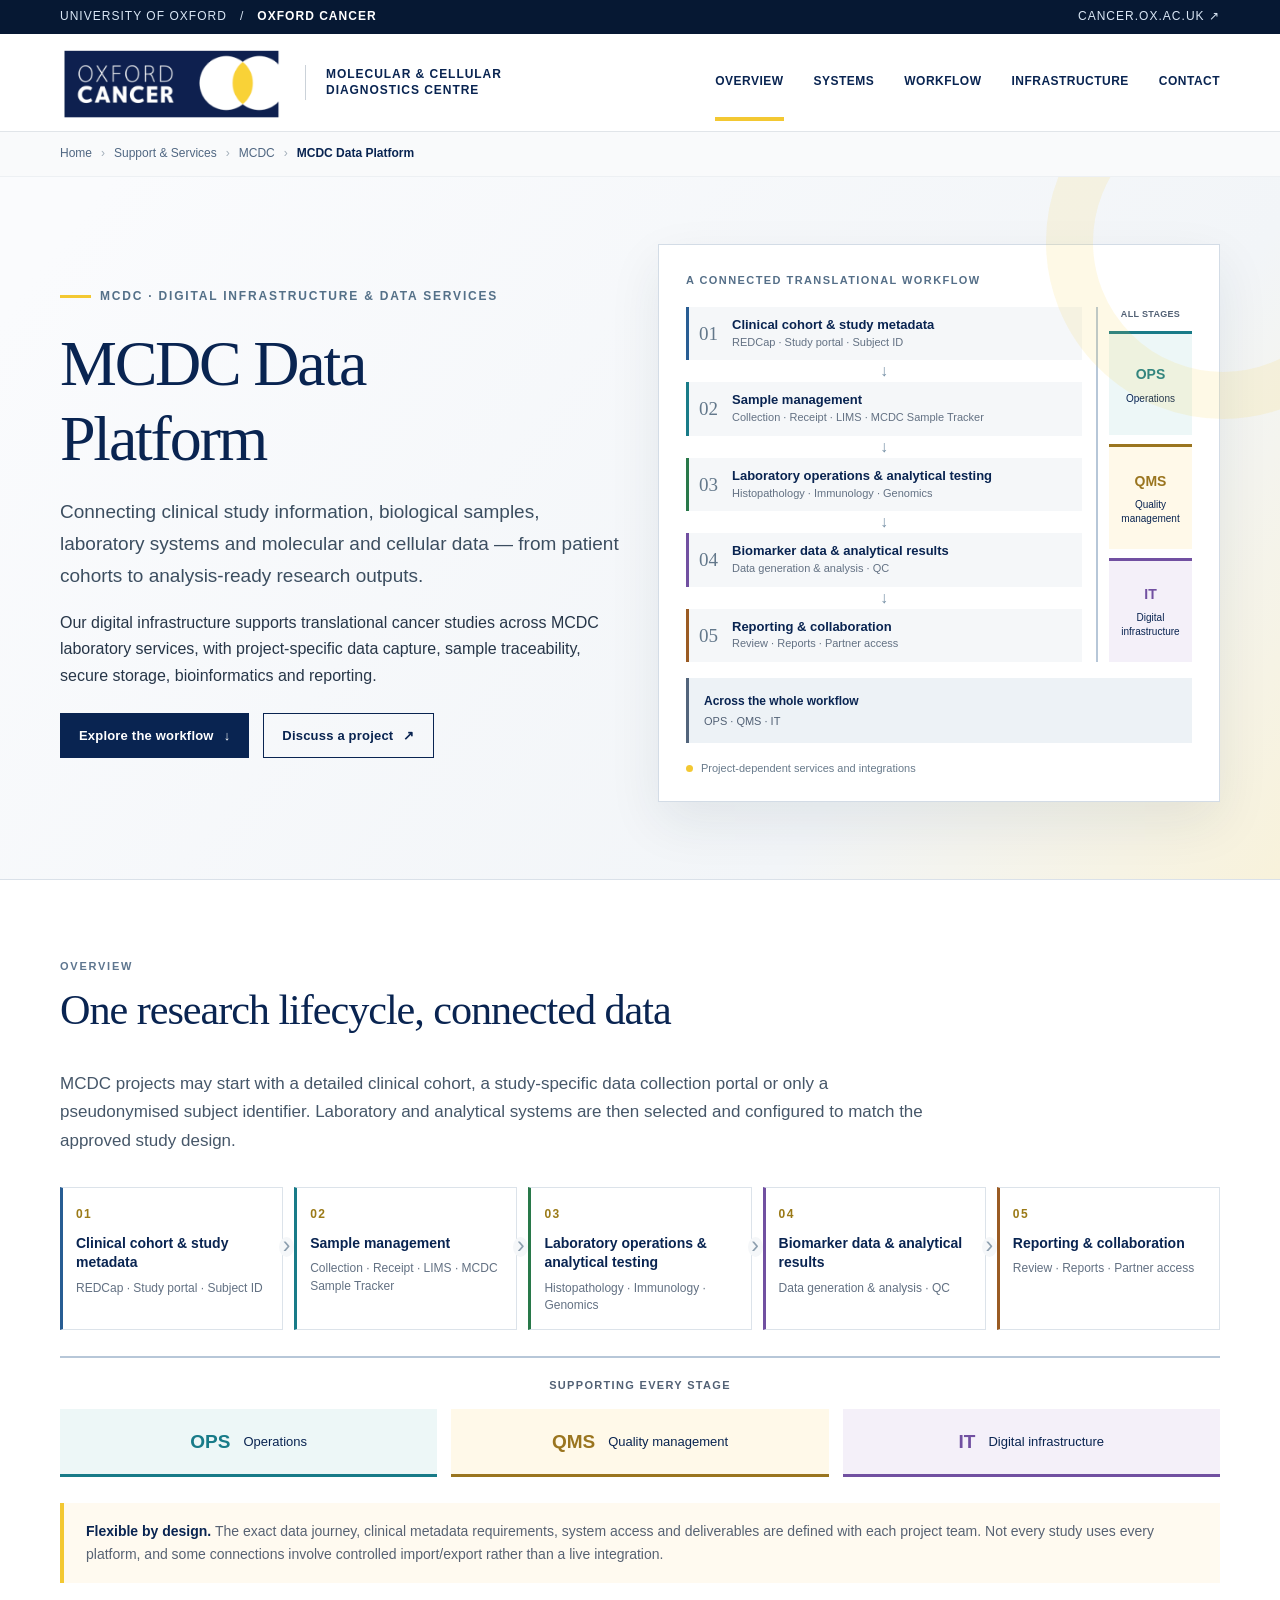
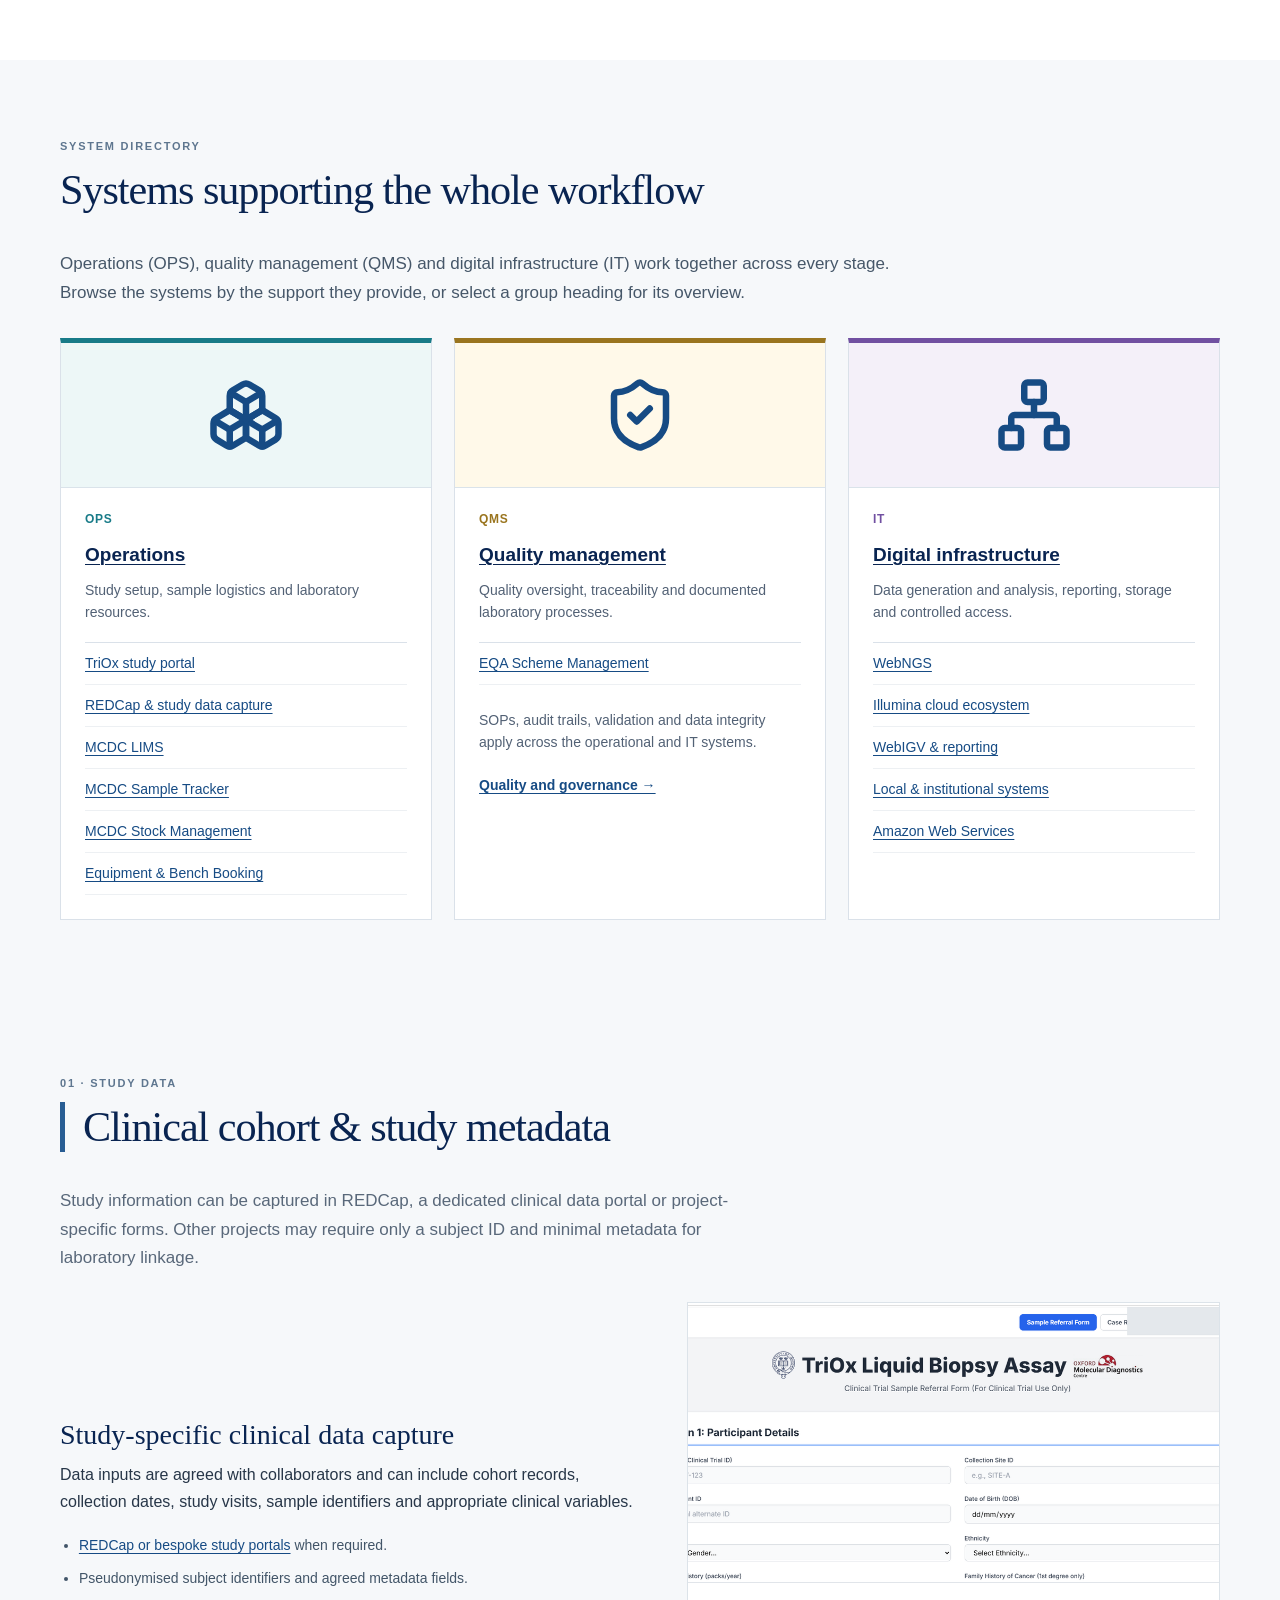
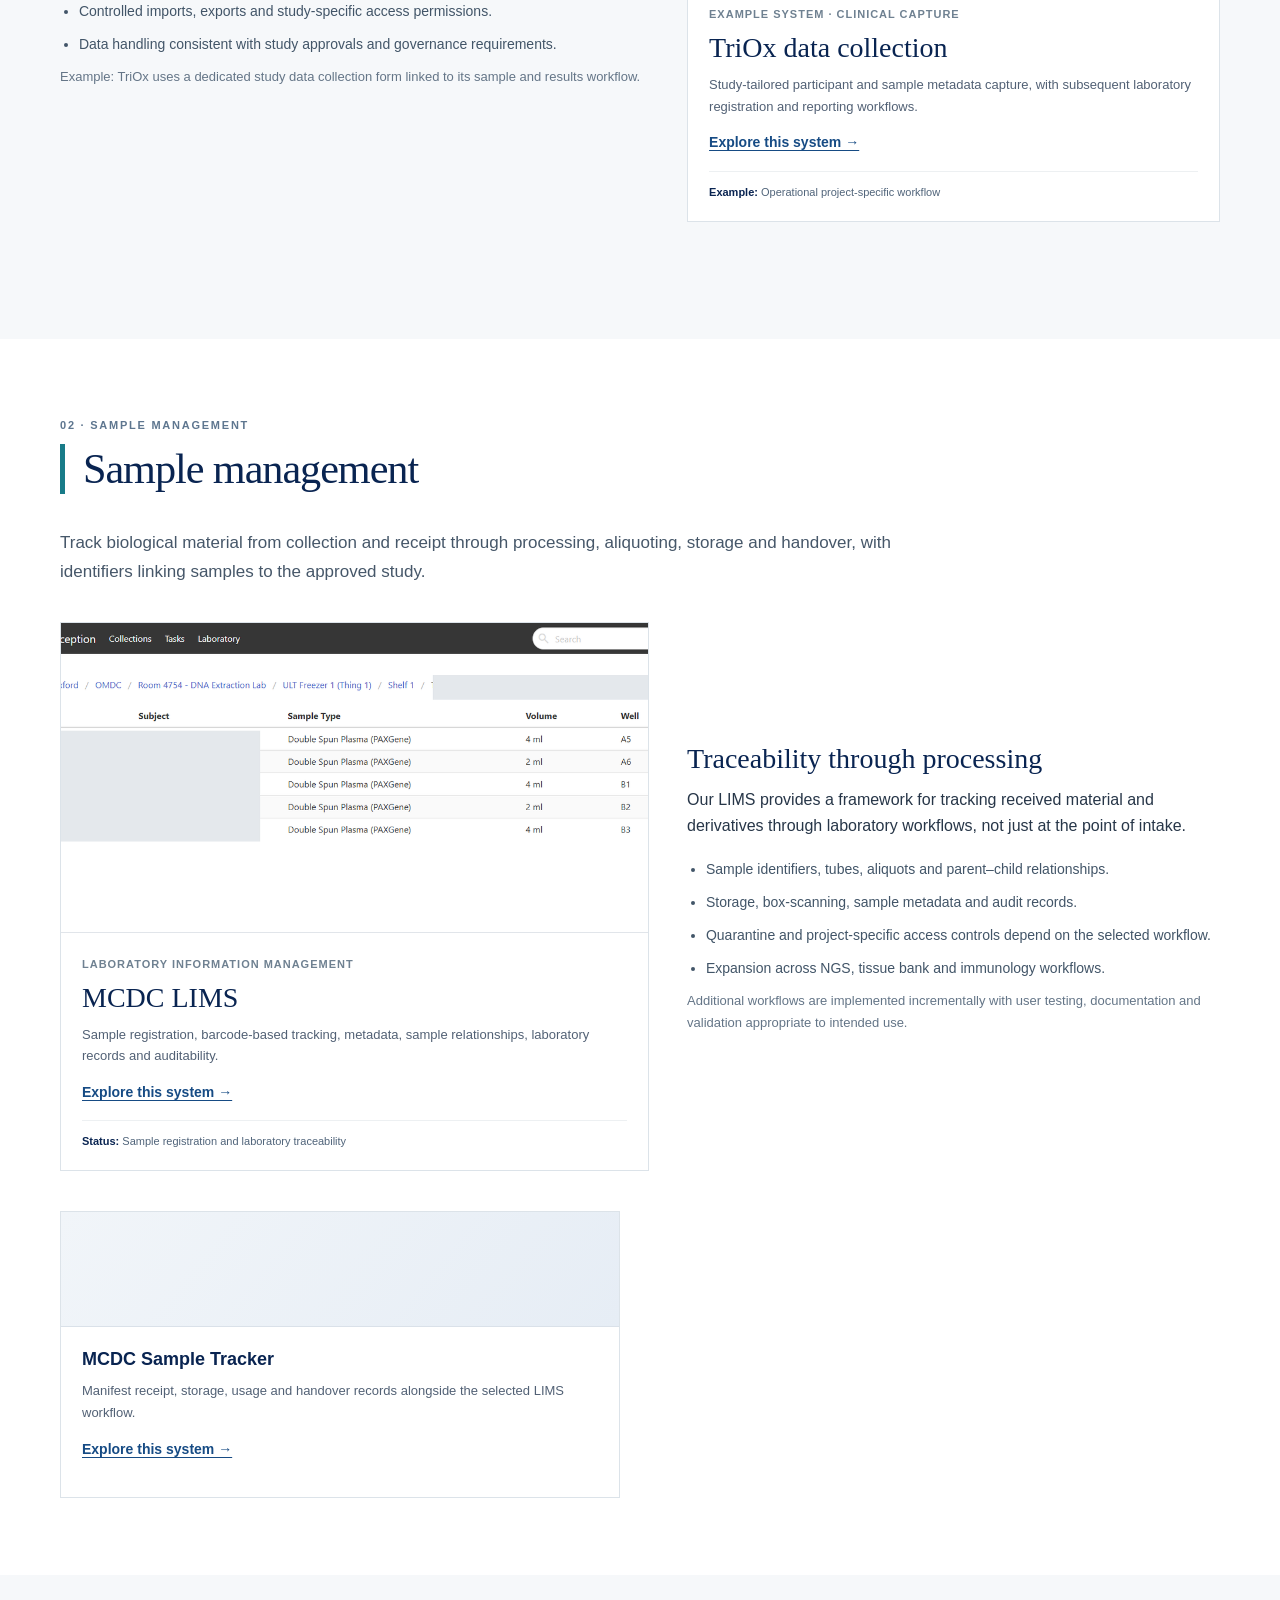
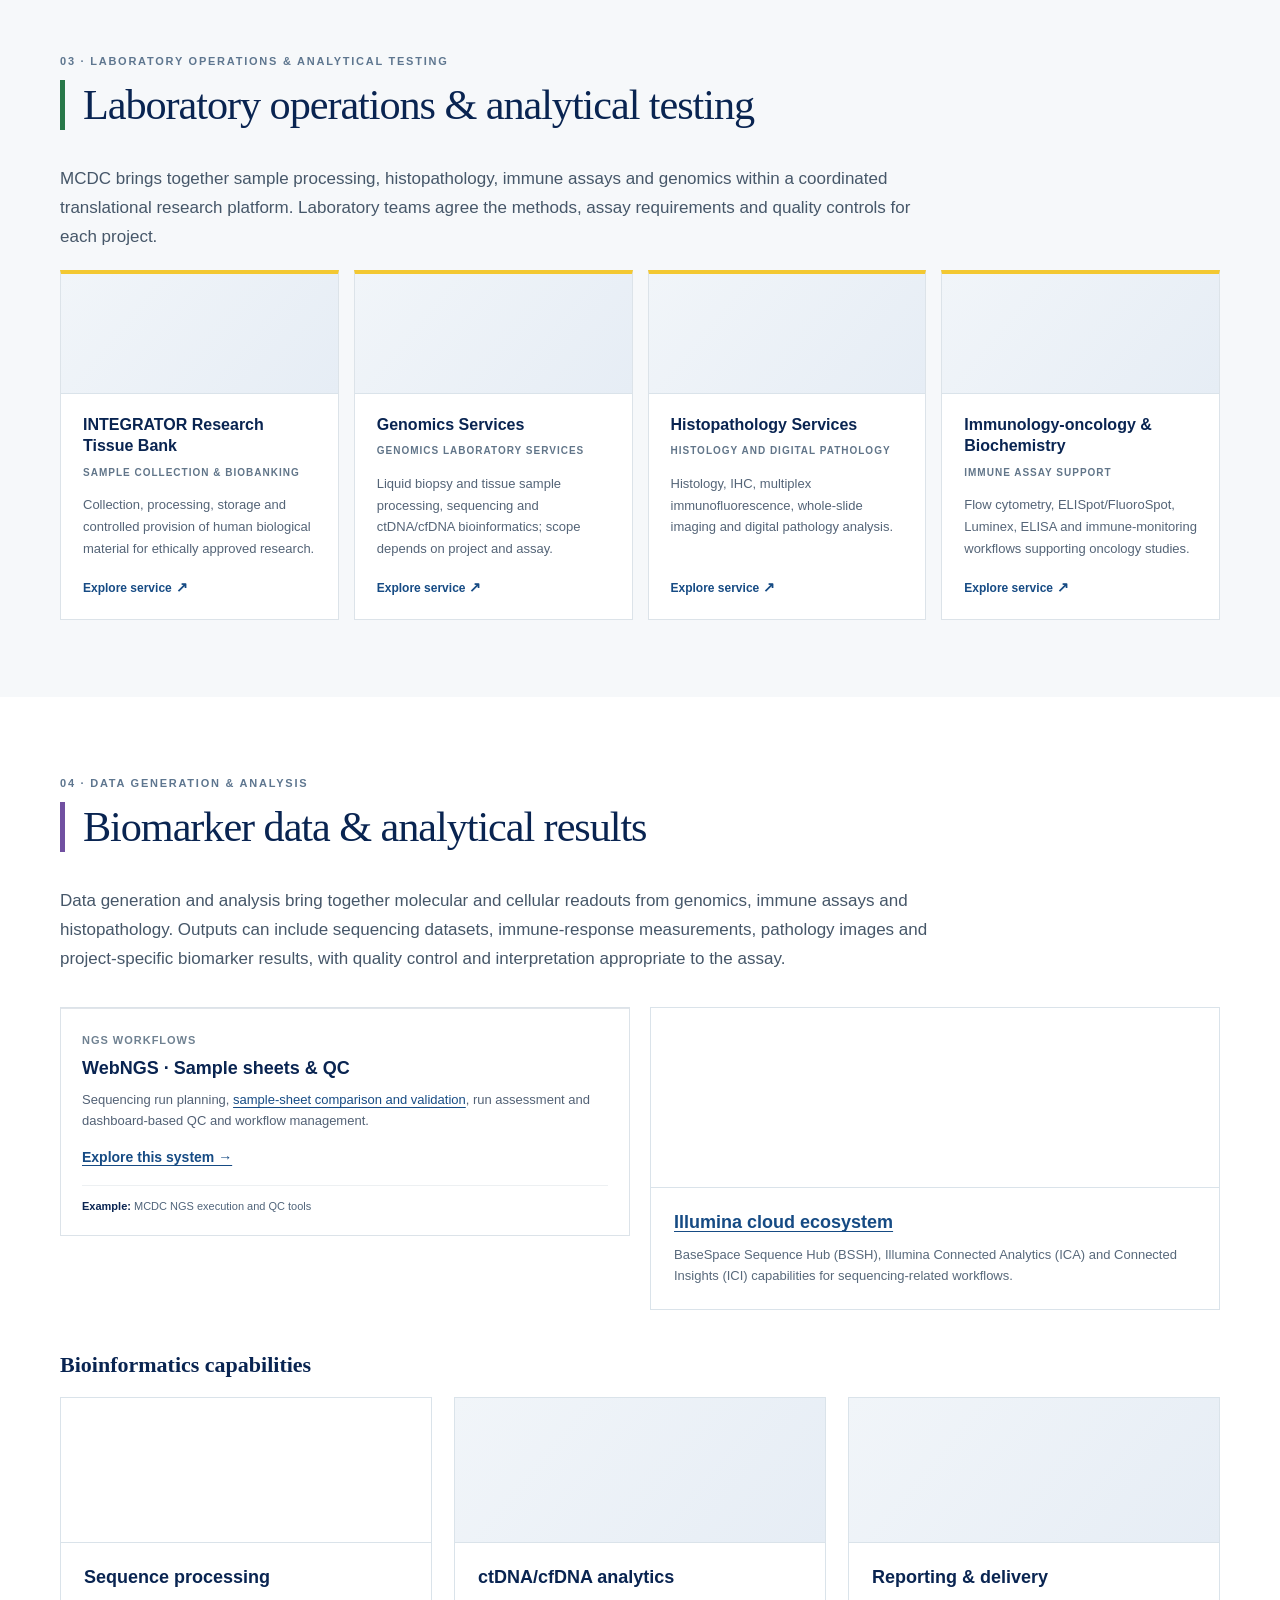
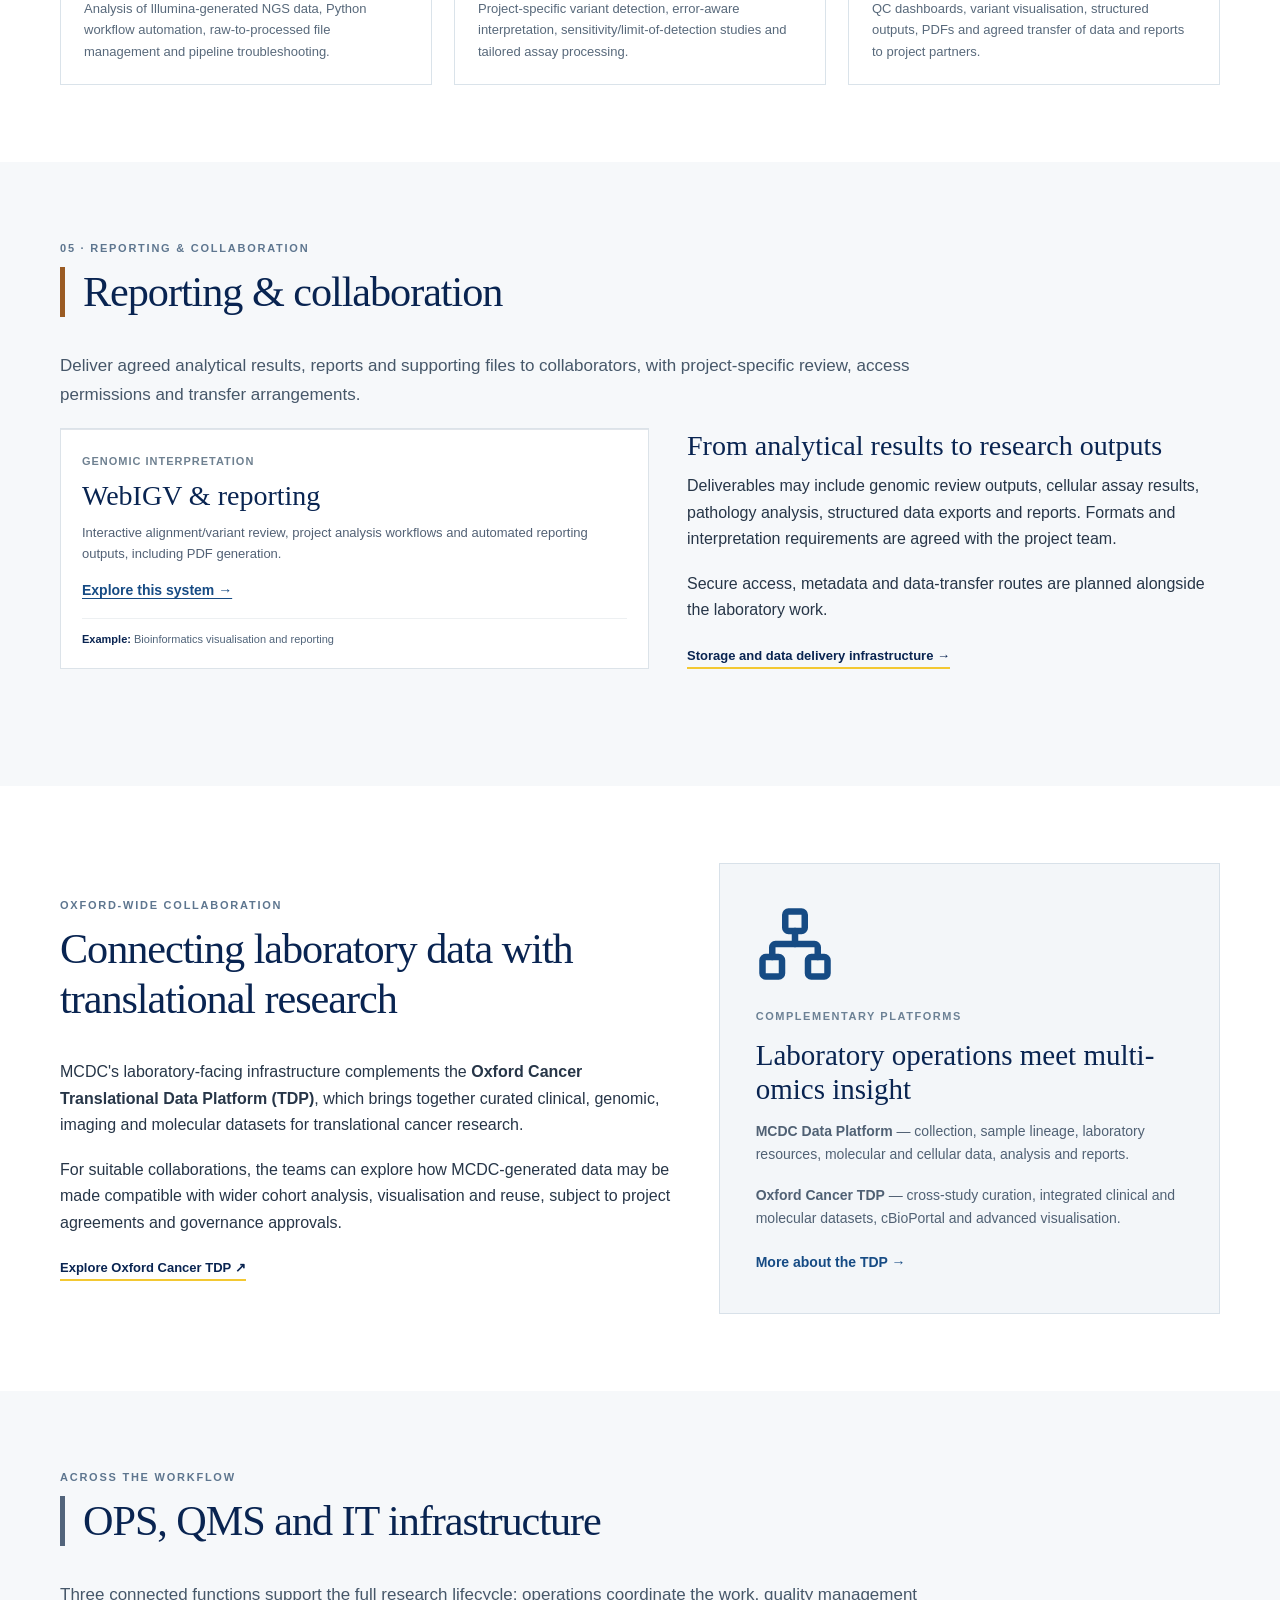
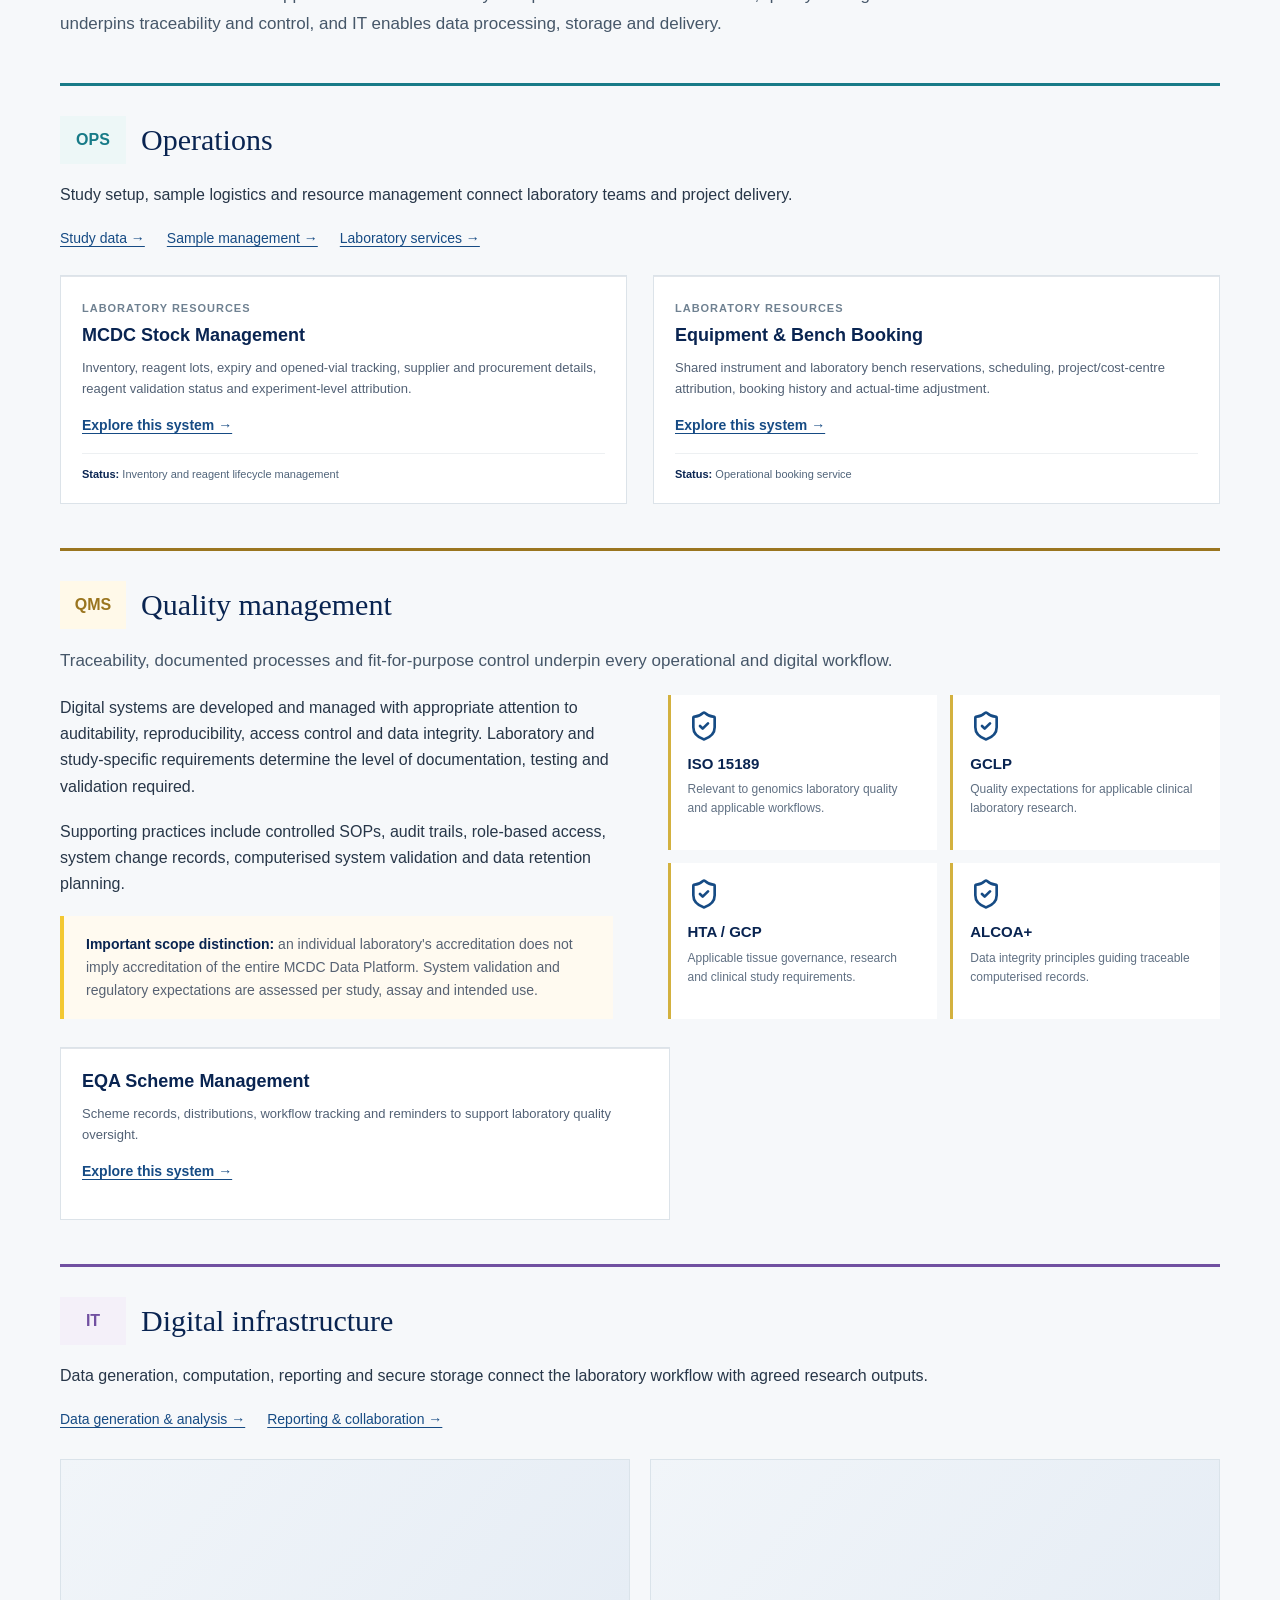
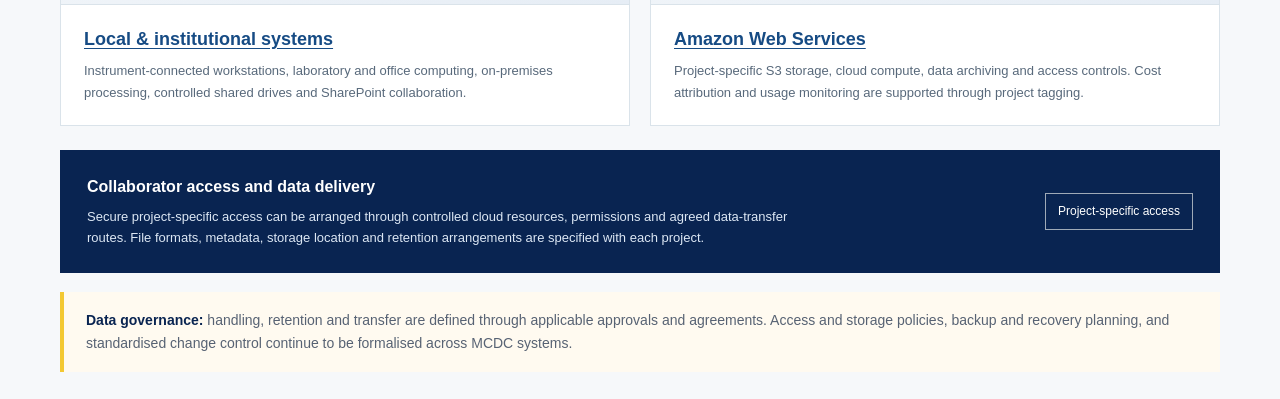
<file: MCDC_Data_Platform.html>
<!doctype html>
<html lang="en-GB"><head><meta charset="utf-8"><meta name="viewport" content="width=device-width, initial-scale=1"><meta name="description" content="MCDC Data Platform system directory and research data services."><meta http-equiv="refresh" content="0; url=index.html"><title>MCDC Data Platform</title><link rel="stylesheet" href="assets/site.css"><link rel="icon" href="assets/favicon.svg" type="image/svg+xml"></head><body><main class="container section"><h1>MCDC Data Platform</h1><p><a href="index.html">Continue to the platform overview and system directory →</a></p></main></body></html>
</file>
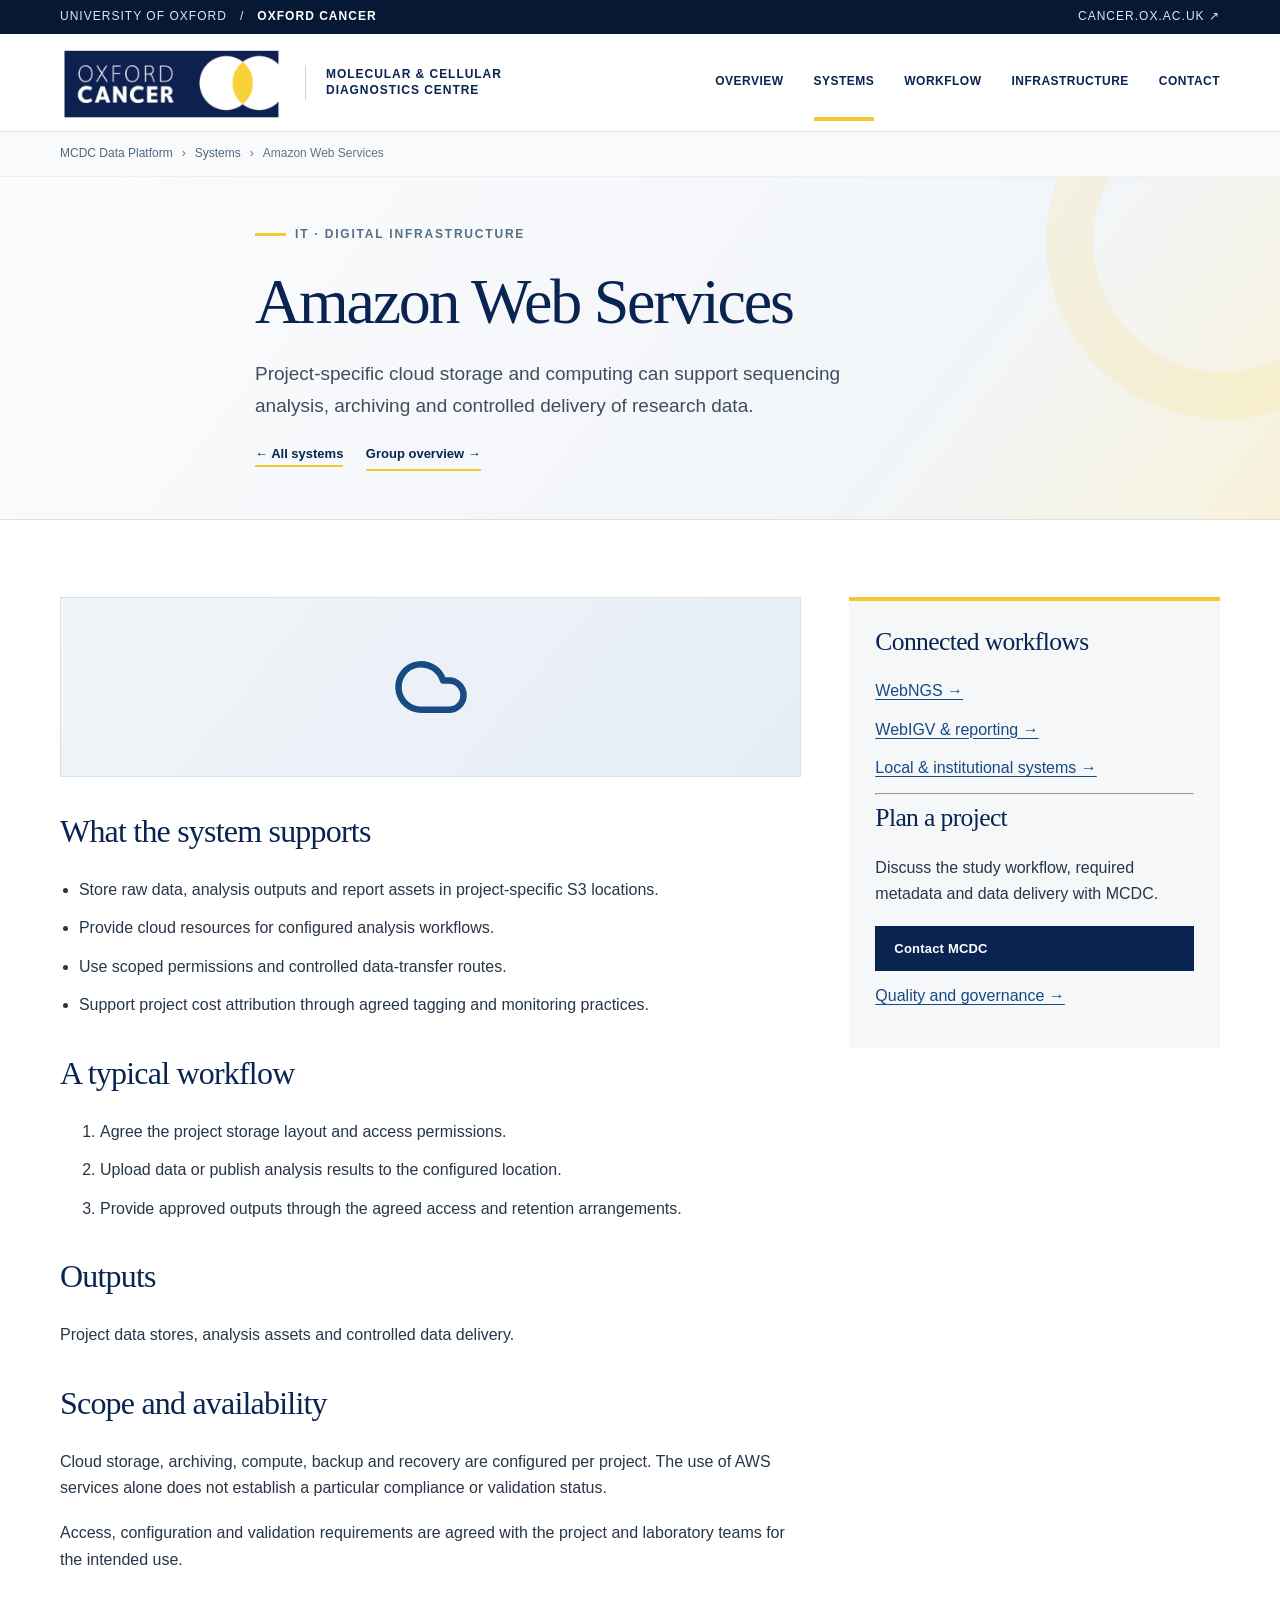
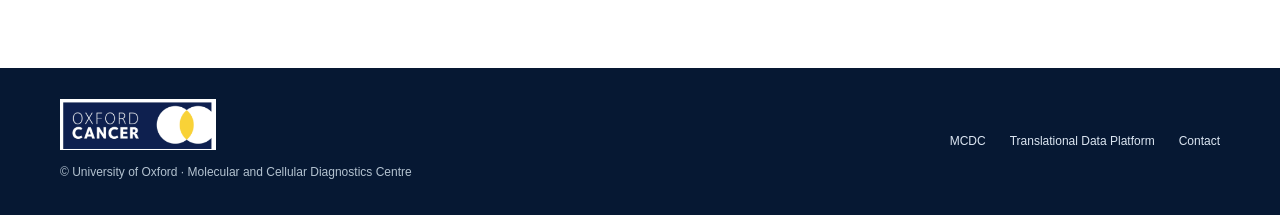
<file: systems/aws.html>
<!doctype html>
<html lang="en-GB"><head><meta charset="utf-8"><meta name="viewport" content="width=device-width, initial-scale=1"><meta name="theme-color" content="#092451"><meta name="description" content="Project-specific cloud storage and computing can support sequencing analysis, archiving and controlled delivery of research data."><title>Amazon Web Services | MCDC Data Platform</title><link rel="stylesheet" href="../assets/site.css"><link rel="icon" href="../assets/favicon.svg" type="image/svg+xml"></head><body>
  <a class="skip-link" href="#main">Skip to content</a>
  <div class="topline"><div class="container topline-inner"><div>University of Oxford <span aria-hidden="true">&nbsp; / &nbsp;</span> <b>Oxford Cancer</b></div><div class="right"><a href="https://www.cancer.ox.ac.uk/" target="_blank" rel="noopener">cancer.ox.ac.uk ↗</a></div></div></div>
  <header class="header">
    <div class="container header-row">
      <a class="brand" href="../index.html" aria-label="MCDC Data Platform home"><img src="../assets/oxford-cancer.png" width="270" height="87" alt="Oxford Cancer"><span class="brand-divider"></span><span class="brand-name">Molecular &amp; Cellular Diagnostics Centre</span></a>
      <button type="button" class="menu-btn" id="menuBtn" aria-controls="mainNav" aria-expanded="false">☰ &nbsp; Menu</button>
      <nav class="mainnav" id="mainNav" aria-label="Main navigation"><a href="../index.html">Overview</a><a href="../index.html#systems" class="active">Systems</a><a href="../index.html#workflow">Workflow</a><a href="../index.html#storage">Infrastructure</a><a href="../index.html#contact">Contact</a></nav>
    </div>
  </header>
  <nav class="breadcrumb" aria-label="Breadcrumb"><div class="container"><a href="../index.html">MCDC Data Platform</a><span aria-hidden="true">›</span><a href="../index.html#systems">Systems</a><span aria-hidden="true">›</span><span aria-current="page">Amazon Web Services</span></div></nav>

<main id="main"><section class="hero detail-hero"><div class="container readable"><div class="eyebrow">IT · Digital infrastructure</div><h1>Amazon Web Services</h1><p class="lead">Project-specific cloud storage and computing can support sequencing analysis, archiving and controlled delivery of research data.</p><a class="link-arrow" href="../index.html#systems">← All systems</a> <a class="link-arrow group-return" href="../index.html#it">Group overview →</a></div></section>
 <section class="section"><div class="container detail-grid"><div class="detail-content"><div class="detail-illustration card-illustration"><img src="../assets/illustrations/cloud.svg" alt="" width="240" height="140"></div><h2>What the system supports</h2><ul><li>Store raw data, analysis outputs and report assets in project-specific S3 locations.</li><li>Provide cloud resources for configured analysis workflows.</li><li>Use scoped permissions and controlled data-transfer routes.</li><li>Support project cost attribution through agreed tagging and monitoring practices.</li></ul><h2>A typical workflow</h2><ol><li>Agree the project storage layout and access permissions.</li><li>Upload data or publish analysis results to the configured location.</li><li>Provide approved outputs through the agreed access and retention arrangements.</li></ol><h2>Outputs</h2><p>Project data stores, analysis assets and controlled data delivery.</p><h2>Scope and availability</h2><p>Cloud storage, archiving, compute, backup and recovery are configured per project. The use of AWS services alone does not establish a particular compliance or validation status.</p><p>Access, configuration and validation requirements are agreed with the project and laboratory teams for the intended use.</p></div><aside class="detail-aside"><h2>Connected workflows</h2><a href="webngs.html">WebNGS →</a><a href="webigv.html">WebIGV &amp; reporting →</a><a href="local-systems.html">Local &amp; institutional systems →</a><hr><h2>Plan a project</h2><p>Discuss the study workflow, required metadata and data delivery with MCDC.</p><a class="btn btn-primary" href="mailto:mcdc@oncology.ox.ac.uk?subject=Amazon%20Web%20Services%20enquiry">Contact MCDC</a><a href="../index.html#quality">Quality and governance →</a></aside></div></section></main>  <footer class="footer"><div class="container footer-row"><div><a href="https://www.cancer.ox.ac.uk/" aria-label="Oxford Cancer home"><img src="../assets/oxford-cancer.png" alt="Oxford Cancer"></a><div><small>© University of Oxford · Molecular and Cellular Diagnostics Centre</small></div></div><nav aria-label="Footer links" class="footer-links"><a href="https://www.cancer.ox.ac.uk/support/mcdc-1">MCDC</a><a href="https://www.cancer.ox.ac.uk/translational-data-platform">Translational Data Platform</a><a href="mailto:mcdc@oncology.ox.ac.uk">Contact</a></nav></div></footer>
  <div class="lightbox" id="lightbox" role="dialog" aria-modal="true" aria-label="System screenshot preview" aria-hidden="true"><div class="lightbox-wrap"><button class="lightbox-close" id="lightboxClose" aria-label="Close screenshot">&times;</button><img id="lightboxImage" alt=""><div class="lightbox-caption" id="lightboxCaption"></div></div></div>
  <script src="../assets/site.js" defer></script>
</body>
</html>
</file>
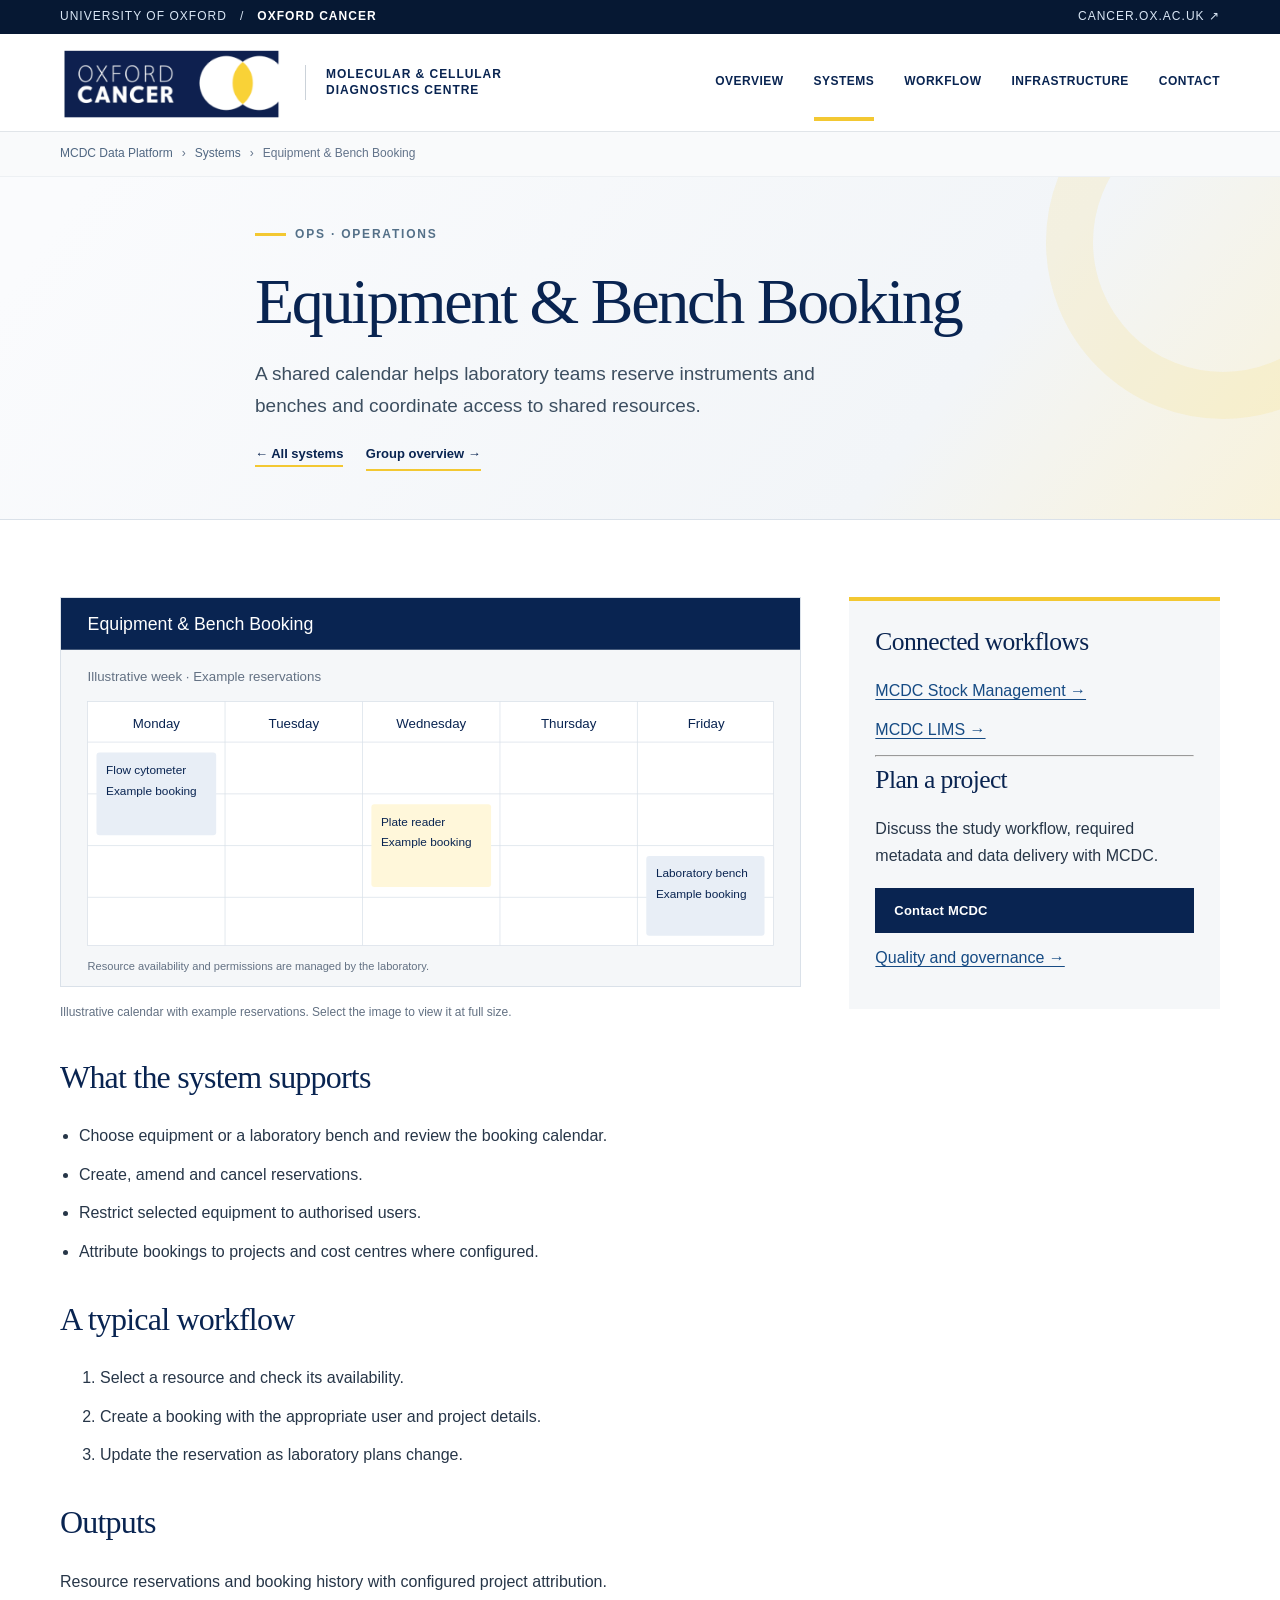
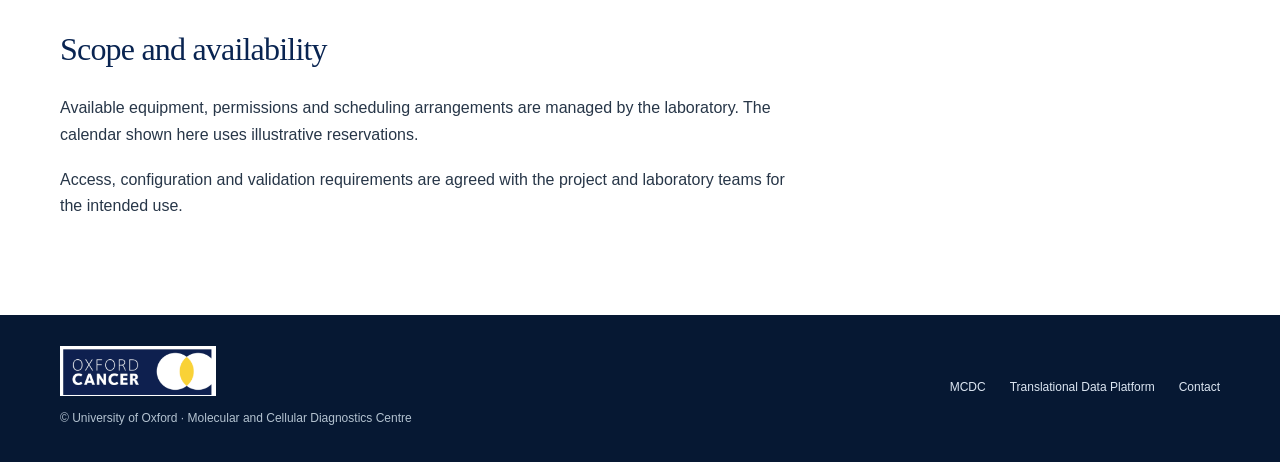
<file: systems/booking.html>
<!doctype html>
<html lang="en-GB"><head><meta charset="utf-8"><meta name="viewport" content="width=device-width, initial-scale=1"><meta name="theme-color" content="#092451"><meta name="description" content="A shared calendar helps laboratory teams reserve instruments and benches and coordinate access to shared resources."><title>Equipment &amp; Bench Booking | MCDC Data Platform</title><link rel="stylesheet" href="../assets/site.css"><link rel="icon" href="../assets/favicon.svg" type="image/svg+xml"></head><body>
  <a class="skip-link" href="#main">Skip to content</a>
  <div class="topline"><div class="container topline-inner"><div>University of Oxford <span aria-hidden="true">&nbsp; / &nbsp;</span> <b>Oxford Cancer</b></div><div class="right"><a href="https://www.cancer.ox.ac.uk/" target="_blank" rel="noopener">cancer.ox.ac.uk ↗</a></div></div></div>
  <header class="header">
    <div class="container header-row">
      <a class="brand" href="../index.html" aria-label="MCDC Data Platform home"><img src="../assets/oxford-cancer.png" width="270" height="87" alt="Oxford Cancer"><span class="brand-divider"></span><span class="brand-name">Molecular &amp; Cellular Diagnostics Centre</span></a>
      <button type="button" class="menu-btn" id="menuBtn" aria-controls="mainNav" aria-expanded="false">☰ &nbsp; Menu</button>
      <nav class="mainnav" id="mainNav" aria-label="Main navigation"><a href="../index.html">Overview</a><a href="../index.html#systems" class="active">Systems</a><a href="../index.html#workflow">Workflow</a><a href="../index.html#storage">Infrastructure</a><a href="../index.html#contact">Contact</a></nav>
    </div>
  </header>
  <nav class="breadcrumb" aria-label="Breadcrumb"><div class="container"><a href="../index.html">MCDC Data Platform</a><span aria-hidden="true">›</span><a href="../index.html#systems">Systems</a><span aria-hidden="true">›</span><span aria-current="page">Equipment &amp; Bench Booking</span></div></nav>

<main id="main"><section class="hero detail-hero"><div class="container readable"><div class="eyebrow">OPS · Operations</div><h1>Equipment &amp; Bench Booking</h1><p class="lead">A shared calendar helps laboratory teams reserve instruments and benches and coordinate access to shared resources.</p><a class="link-arrow" href="../index.html#systems">← All systems</a> <a class="link-arrow group-return" href="../index.html#ops">Group overview →</a></div></section>
 <section class="section"><div class="container detail-grid"><div class="detail-content"><figure class="detail-figure"><a href="../assets/booking.svg"><img src="../assets/booking.svg" alt="Equipment &amp; Bench Booking example interface"></a><figcaption>Illustrative calendar with example reservations. Select the image to view it at full size.</figcaption></figure><h2>What the system supports</h2><ul><li>Choose equipment or a laboratory bench and review the booking calendar.</li><li>Create, amend and cancel reservations.</li><li>Restrict selected equipment to authorised users.</li><li>Attribute bookings to projects and cost centres where configured.</li></ul><h2>A typical workflow</h2><ol><li>Select a resource and check its availability.</li><li>Create a booking with the appropriate user and project details.</li><li>Update the reservation as laboratory plans change.</li></ol><h2>Outputs</h2><p>Resource reservations and booking history with configured project attribution.</p><h2>Scope and availability</h2><p>Available equipment, permissions and scheduling arrangements are managed by the laboratory. The calendar shown here uses illustrative reservations.</p><p>Access, configuration and validation requirements are agreed with the project and laboratory teams for the intended use.</p></div><aside class="detail-aside"><h2>Connected workflows</h2><a href="stock.html">MCDC Stock Management →</a><a href="lims.html">MCDC LIMS →</a><hr><h2>Plan a project</h2><p>Discuss the study workflow, required metadata and data delivery with MCDC.</p><a class="btn btn-primary" href="mailto:mcdc@oncology.ox.ac.uk?subject=Equipment%20and%20Bench%20Booking%20enquiry">Contact MCDC</a><a href="../index.html#quality">Quality and governance →</a></aside></div></section></main>  <footer class="footer"><div class="container footer-row"><div><a href="https://www.cancer.ox.ac.uk/" aria-label="Oxford Cancer home"><img src="../assets/oxford-cancer.png" alt="Oxford Cancer"></a><div><small>© University of Oxford · Molecular and Cellular Diagnostics Centre</small></div></div><nav aria-label="Footer links" class="footer-links"><a href="https://www.cancer.ox.ac.uk/support/mcdc-1">MCDC</a><a href="https://www.cancer.ox.ac.uk/translational-data-platform">Translational Data Platform</a><a href="mailto:mcdc@oncology.ox.ac.uk">Contact</a></nav></div></footer>
  <div class="lightbox" id="lightbox" role="dialog" aria-modal="true" aria-label="System screenshot preview" aria-hidden="true"><div class="lightbox-wrap"><button class="lightbox-close" id="lightboxClose" aria-label="Close screenshot">&times;</button><img id="lightboxImage" alt=""><div class="lightbox-caption" id="lightboxCaption"></div></div></div>
  <script src="../assets/site.js" defer></script>
</body>
</html>
</file>
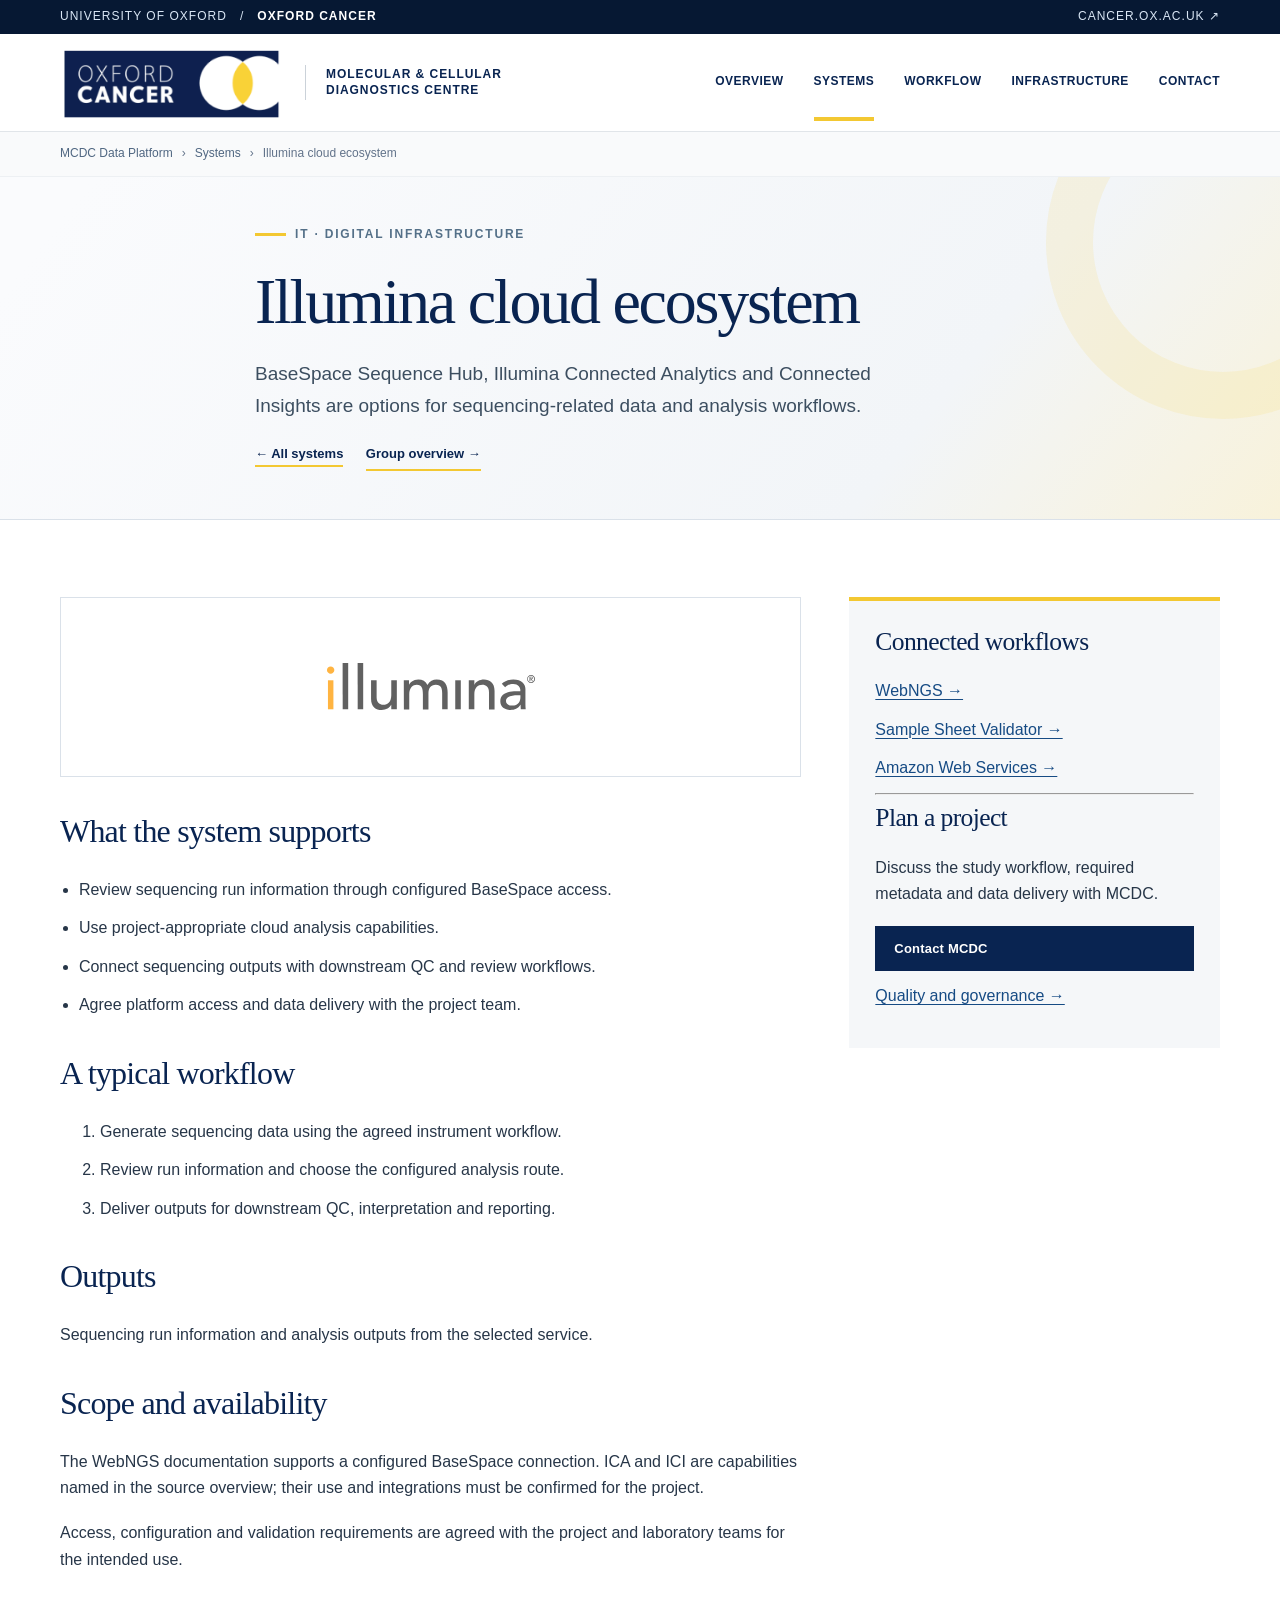
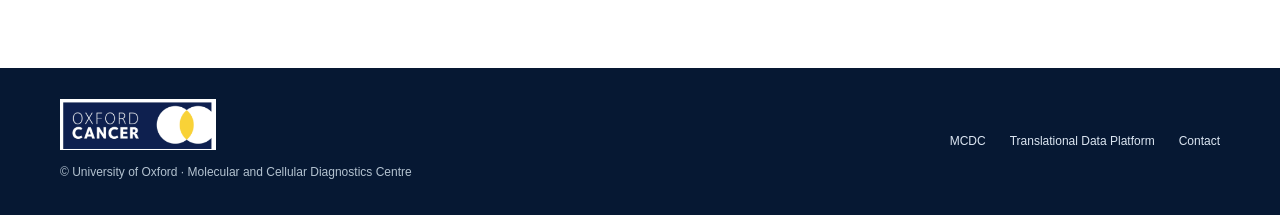
<file: systems/illumina.html>
<!doctype html>
<html lang="en-GB"><head><meta charset="utf-8"><meta name="viewport" content="width=device-width, initial-scale=1"><meta name="theme-color" content="#092451"><meta name="description" content="BaseSpace Sequence Hub, Illumina Connected Analytics and Connected Insights are options for sequencing-related data and analysis workflows."><title>Illumina cloud ecosystem | MCDC Data Platform</title><link rel="stylesheet" href="../assets/site.css"><link rel="icon" href="../assets/favicon.svg" type="image/svg+xml"></head><body>
  <a class="skip-link" href="#main">Skip to content</a>
  <div class="topline"><div class="container topline-inner"><div>University of Oxford <span aria-hidden="true">&nbsp; / &nbsp;</span> <b>Oxford Cancer</b></div><div class="right"><a href="https://www.cancer.ox.ac.uk/" target="_blank" rel="noopener">cancer.ox.ac.uk ↗</a></div></div></div>
  <header class="header">
    <div class="container header-row">
      <a class="brand" href="../index.html" aria-label="MCDC Data Platform home"><img src="../assets/oxford-cancer.png" width="270" height="87" alt="Oxford Cancer"><span class="brand-divider"></span><span class="brand-name">Molecular &amp; Cellular Diagnostics Centre</span></a>
      <button type="button" class="menu-btn" id="menuBtn" aria-controls="mainNav" aria-expanded="false">☰ &nbsp; Menu</button>
      <nav class="mainnav" id="mainNav" aria-label="Main navigation"><a href="../index.html">Overview</a><a href="../index.html#systems" class="active">Systems</a><a href="../index.html#workflow">Workflow</a><a href="../index.html#storage">Infrastructure</a><a href="../index.html#contact">Contact</a></nav>
    </div>
  </header>
  <nav class="breadcrumb" aria-label="Breadcrumb"><div class="container"><a href="../index.html">MCDC Data Platform</a><span aria-hidden="true">›</span><a href="../index.html#systems">Systems</a><span aria-hidden="true">›</span><span aria-current="page">Illumina cloud ecosystem</span></div></nav>

<main id="main"><section class="hero detail-hero"><div class="container readable"><div class="eyebrow">IT · Digital infrastructure</div><h1>Illumina cloud ecosystem</h1><p class="lead">BaseSpace Sequence Hub, Illumina Connected Analytics and Connected Insights are options for sequencing-related data and analysis workflows.</p><a class="link-arrow" href="../index.html#systems">← All systems</a> <a class="link-arrow group-return" href="../index.html#it">Group overview →</a></div></section>
 <section class="section"><div class="container detail-grid"><div class="detail-content"><div class="detail-illustration card-illustration brand-illustration"><img src="../assets/illustrations/illumina-logo.svg" alt="Illumina" width="240" height="140"></div><h2>What the system supports</h2><ul><li>Review sequencing run information through configured BaseSpace access.</li><li>Use project-appropriate cloud analysis capabilities.</li><li>Connect sequencing outputs with downstream QC and review workflows.</li><li>Agree platform access and data delivery with the project team.</li></ul><h2>A typical workflow</h2><ol><li>Generate sequencing data using the agreed instrument workflow.</li><li>Review run information and choose the configured analysis route.</li><li>Deliver outputs for downstream QC, interpretation and reporting.</li></ol><h2>Outputs</h2><p>Sequencing run information and analysis outputs from the selected service.</p><h2>Scope and availability</h2><p>The WebNGS documentation supports a configured BaseSpace connection. ICA and ICI are capabilities named in the source overview; their use and integrations must be confirmed for the project.</p><p>Access, configuration and validation requirements are agreed with the project and laboratory teams for the intended use.</p></div><aside class="detail-aside"><h2>Connected workflows</h2><a href="webngs.html">WebNGS →</a><a href="samplesheet.html">Sample Sheet Validator →</a><a href="aws.html">Amazon Web Services →</a><hr><h2>Plan a project</h2><p>Discuss the study workflow, required metadata and data delivery with MCDC.</p><a class="btn btn-primary" href="mailto:mcdc@oncology.ox.ac.uk?subject=Illumina%20cloud%20ecosystem%20enquiry">Contact MCDC</a><a href="../index.html#quality">Quality and governance →</a></aside></div></section></main>  <footer class="footer"><div class="container footer-row"><div><a href="https://www.cancer.ox.ac.uk/" aria-label="Oxford Cancer home"><img src="../assets/oxford-cancer.png" alt="Oxford Cancer"></a><div><small>© University of Oxford · Molecular and Cellular Diagnostics Centre</small></div></div><nav aria-label="Footer links" class="footer-links"><a href="https://www.cancer.ox.ac.uk/support/mcdc-1">MCDC</a><a href="https://www.cancer.ox.ac.uk/translational-data-platform">Translational Data Platform</a><a href="mailto:mcdc@oncology.ox.ac.uk">Contact</a></nav></div></footer>
  <div class="lightbox" id="lightbox" role="dialog" aria-modal="true" aria-label="System screenshot preview" aria-hidden="true"><div class="lightbox-wrap"><button class="lightbox-close" id="lightboxClose" aria-label="Close screenshot">&times;</button><img id="lightboxImage" alt=""><div class="lightbox-caption" id="lightboxCaption"></div></div></div>
  <script src="../assets/site.js" defer></script>
</body>
</html>
</file>
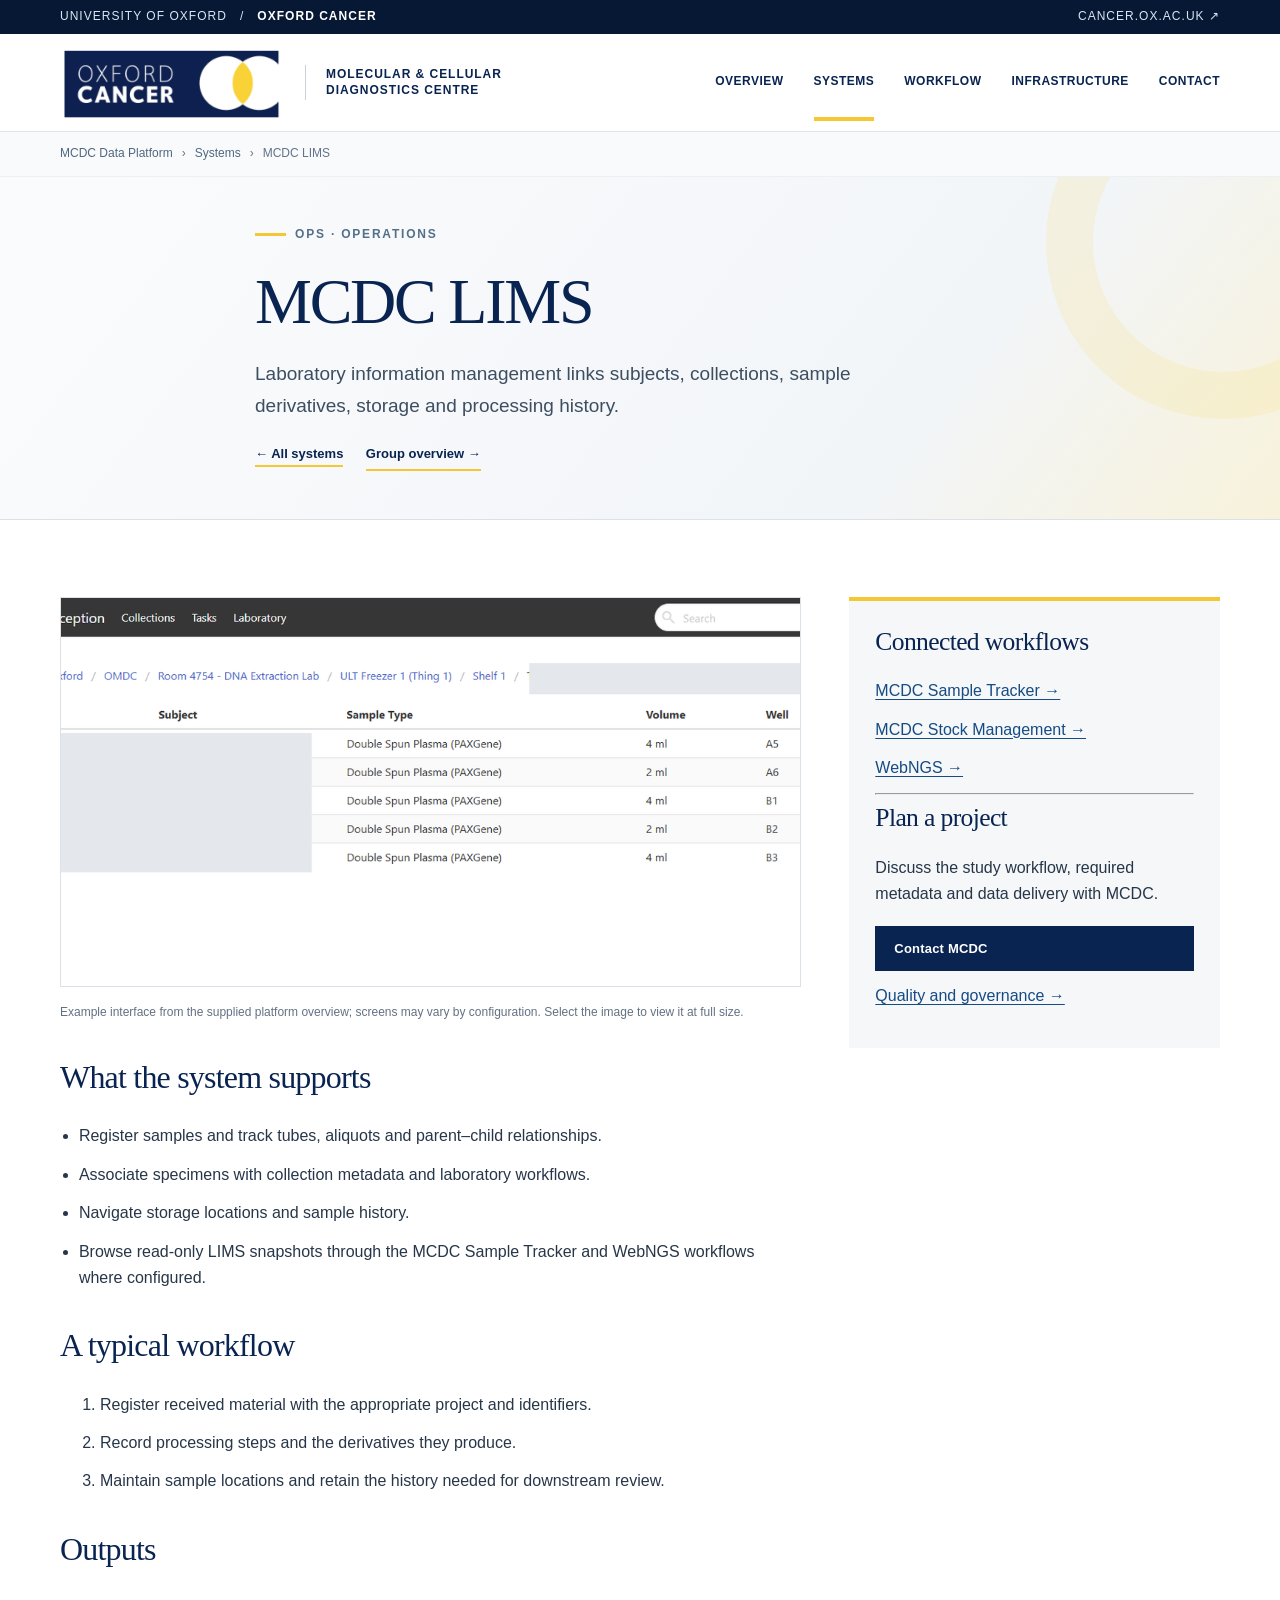
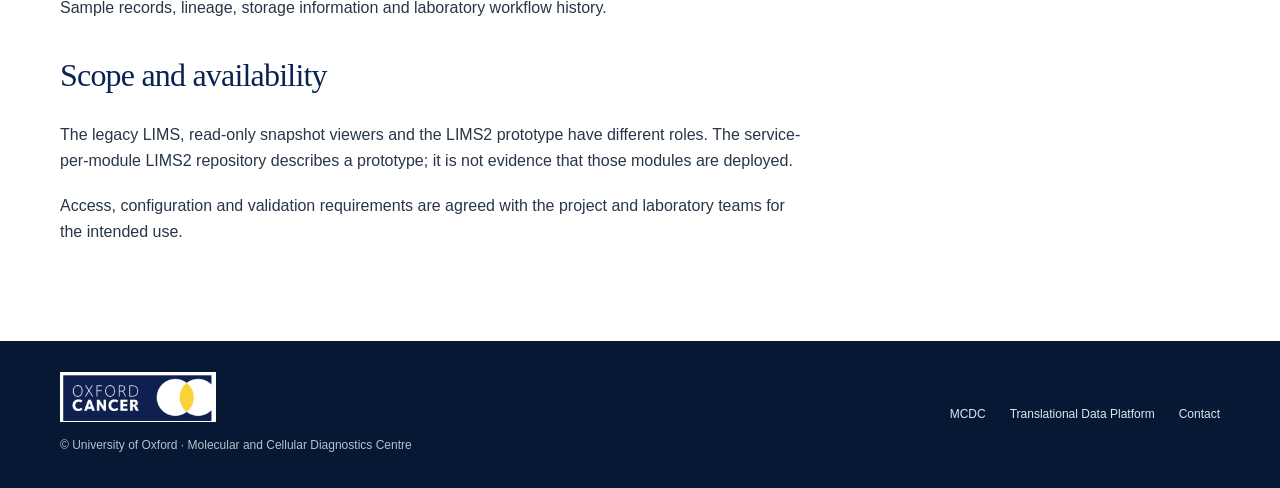
<file: systems/lims.html>
<!doctype html>
<html lang="en-GB"><head><meta charset="utf-8"><meta name="viewport" content="width=device-width, initial-scale=1"><meta name="theme-color" content="#092451"><meta name="description" content="Laboratory information management links subjects, collections, sample derivatives, storage and processing history."><title>MCDC LIMS | MCDC Data Platform</title><link rel="stylesheet" href="../assets/site.css"><link rel="icon" href="../assets/favicon.svg" type="image/svg+xml"></head><body>
  <a class="skip-link" href="#main">Skip to content</a>
  <div class="topline"><div class="container topline-inner"><div>University of Oxford <span aria-hidden="true">&nbsp; / &nbsp;</span> <b>Oxford Cancer</b></div><div class="right"><a href="https://www.cancer.ox.ac.uk/" target="_blank" rel="noopener">cancer.ox.ac.uk ↗</a></div></div></div>
  <header class="header">
    <div class="container header-row">
      <a class="brand" href="../index.html" aria-label="MCDC Data Platform home"><img src="../assets/oxford-cancer.png" width="270" height="87" alt="Oxford Cancer"><span class="brand-divider"></span><span class="brand-name">Molecular &amp; Cellular Diagnostics Centre</span></a>
      <button type="button" class="menu-btn" id="menuBtn" aria-controls="mainNav" aria-expanded="false">☰ &nbsp; Menu</button>
      <nav class="mainnav" id="mainNav" aria-label="Main navigation"><a href="../index.html">Overview</a><a href="../index.html#systems" class="active">Systems</a><a href="../index.html#workflow">Workflow</a><a href="../index.html#storage">Infrastructure</a><a href="../index.html#contact">Contact</a></nav>
    </div>
  </header>
  <nav class="breadcrumb" aria-label="Breadcrumb"><div class="container"><a href="../index.html">MCDC Data Platform</a><span aria-hidden="true">›</span><a href="../index.html#systems">Systems</a><span aria-hidden="true">›</span><span aria-current="page">MCDC LIMS</span></div></nav>

<main id="main"><section class="hero detail-hero"><div class="container readable"><div class="eyebrow">OPS · Operations</div><h1>MCDC LIMS</h1><p class="lead">Laboratory information management links subjects, collections, sample derivatives, storage and processing history.</p><a class="link-arrow" href="../index.html#systems">← All systems</a> <a class="link-arrow group-return" href="../index.html#ops">Group overview →</a></div></section>
 <section class="section"><div class="container detail-grid"><div class="detail-content"><figure class="detail-figure"><a href="../assets/lims.png"><img src="../assets/lims.png" alt="MCDC LIMS example interface"></a><figcaption>Example interface from the supplied platform overview; screens may vary by configuration. Select the image to view it at full size.</figcaption></figure><h2>What the system supports</h2><ul><li>Register samples and track tubes, aliquots and parent–child relationships.</li><li>Associate specimens with collection metadata and laboratory workflows.</li><li>Navigate storage locations and sample history.</li><li>Browse read-only LIMS snapshots through the MCDC Sample Tracker and WebNGS workflows where configured.</li></ul><h2>A typical workflow</h2><ol><li>Register received material with the appropriate project and identifiers.</li><li>Record processing steps and the derivatives they produce.</li><li>Maintain sample locations and retain the history needed for downstream review.</li></ol><h2>Outputs</h2><p>Sample records, lineage, storage information and laboratory workflow history.</p><h2>Scope and availability</h2><p>The legacy LIMS, read-only snapshot viewers and the LIMS2 prototype have different roles. The service-per-module LIMS2 repository describes a prototype; it is not evidence that those modules are deployed.</p><p>Access, configuration and validation requirements are agreed with the project and laboratory teams for the intended use.</p></div><aside class="detail-aside"><h2>Connected workflows</h2><a href="tracker.html">MCDC Sample Tracker →</a><a href="stock.html">MCDC Stock Management →</a><a href="webngs.html">WebNGS →</a><hr><h2>Plan a project</h2><p>Discuss the study workflow, required metadata and data delivery with MCDC.</p><a class="btn btn-primary" href="mailto:mcdc@oncology.ox.ac.uk?subject=MCDC%20LIMS%20enquiry">Contact MCDC</a><a href="../index.html#quality">Quality and governance →</a></aside></div></section></main>  <footer class="footer"><div class="container footer-row"><div><a href="https://www.cancer.ox.ac.uk/" aria-label="Oxford Cancer home"><img src="../assets/oxford-cancer.png" alt="Oxford Cancer"></a><div><small>© University of Oxford · Molecular and Cellular Diagnostics Centre</small></div></div><nav aria-label="Footer links" class="footer-links"><a href="https://www.cancer.ox.ac.uk/support/mcdc-1">MCDC</a><a href="https://www.cancer.ox.ac.uk/translational-data-platform">Translational Data Platform</a><a href="mailto:mcdc@oncology.ox.ac.uk">Contact</a></nav></div></footer>
  <div class="lightbox" id="lightbox" role="dialog" aria-modal="true" aria-label="System screenshot preview" aria-hidden="true"><div class="lightbox-wrap"><button class="lightbox-close" id="lightboxClose" aria-label="Close screenshot">&times;</button><img id="lightboxImage" alt=""><div class="lightbox-caption" id="lightboxCaption"></div></div></div>
  <script src="../assets/site.js" defer></script>
</body>
</html>
</file>
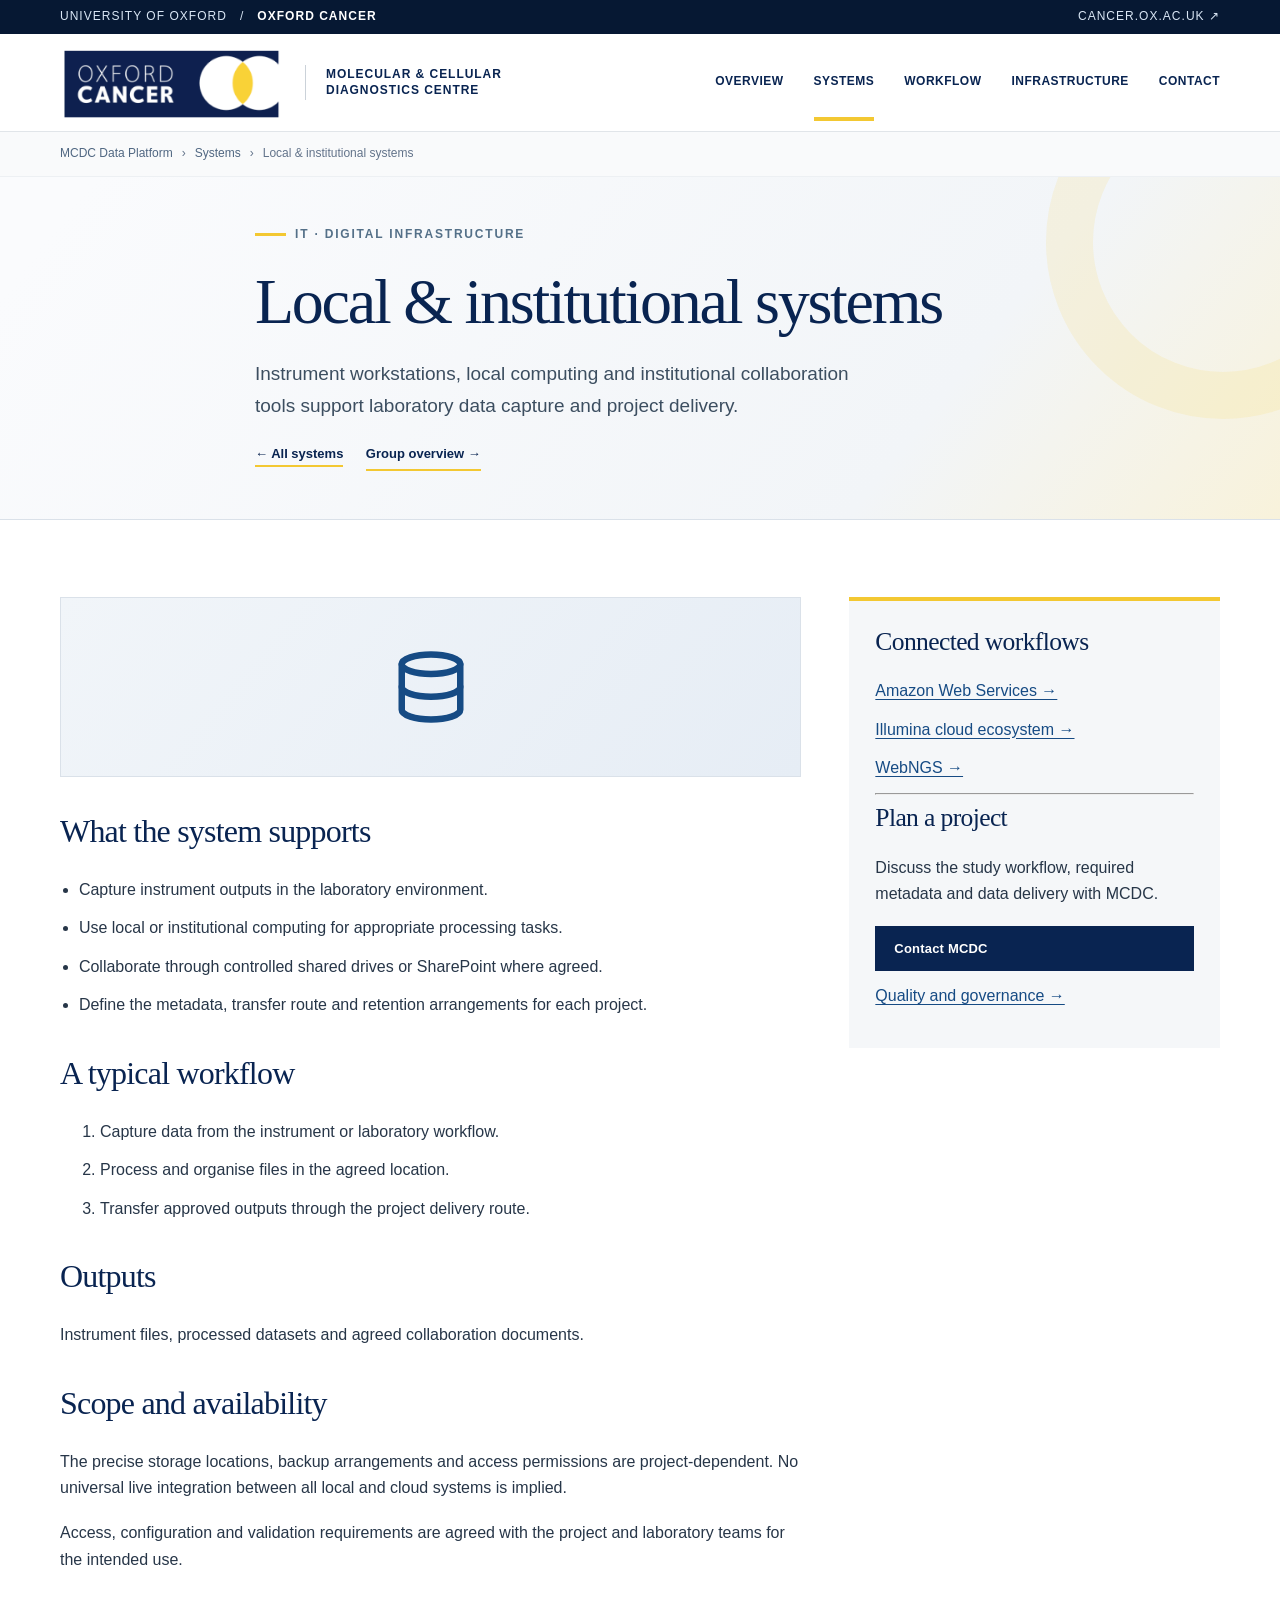
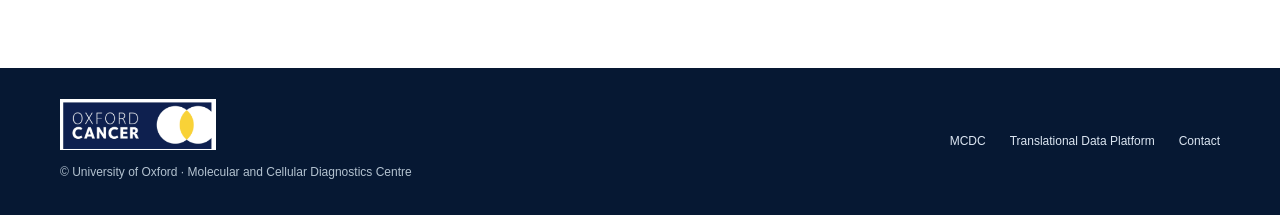
<file: systems/local-systems.html>
<!doctype html>
<html lang="en-GB"><head><meta charset="utf-8"><meta name="viewport" content="width=device-width, initial-scale=1"><meta name="theme-color" content="#092451"><meta name="description" content="Instrument workstations, local computing and institutional collaboration tools support laboratory data capture and project delivery."><title>Local &amp; institutional systems | MCDC Data Platform</title><link rel="stylesheet" href="../assets/site.css"><link rel="icon" href="../assets/favicon.svg" type="image/svg+xml"></head><body>
  <a class="skip-link" href="#main">Skip to content</a>
  <div class="topline"><div class="container topline-inner"><div>University of Oxford <span aria-hidden="true">&nbsp; / &nbsp;</span> <b>Oxford Cancer</b></div><div class="right"><a href="https://www.cancer.ox.ac.uk/" target="_blank" rel="noopener">cancer.ox.ac.uk ↗</a></div></div></div>
  <header class="header">
    <div class="container header-row">
      <a class="brand" href="../index.html" aria-label="MCDC Data Platform home"><img src="../assets/oxford-cancer.png" width="270" height="87" alt="Oxford Cancer"><span class="brand-divider"></span><span class="brand-name">Molecular &amp; Cellular Diagnostics Centre</span></a>
      <button type="button" class="menu-btn" id="menuBtn" aria-controls="mainNav" aria-expanded="false">☰ &nbsp; Menu</button>
      <nav class="mainnav" id="mainNav" aria-label="Main navigation"><a href="../index.html">Overview</a><a href="../index.html#systems" class="active">Systems</a><a href="../index.html#workflow">Workflow</a><a href="../index.html#storage">Infrastructure</a><a href="../index.html#contact">Contact</a></nav>
    </div>
  </header>
  <nav class="breadcrumb" aria-label="Breadcrumb"><div class="container"><a href="../index.html">MCDC Data Platform</a><span aria-hidden="true">›</span><a href="../index.html#systems">Systems</a><span aria-hidden="true">›</span><span aria-current="page">Local &amp; institutional systems</span></div></nav>

<main id="main"><section class="hero detail-hero"><div class="container readable"><div class="eyebrow">IT · Digital infrastructure</div><h1>Local &amp; institutional systems</h1><p class="lead">Instrument workstations, local computing and institutional collaboration tools support laboratory data capture and project delivery.</p><a class="link-arrow" href="../index.html#systems">← All systems</a> <a class="link-arrow group-return" href="../index.html#it">Group overview →</a></div></section>
 <section class="section"><div class="container detail-grid"><div class="detail-content"><div class="detail-illustration card-illustration"><img src="../assets/illustrations/database.svg" alt="" width="240" height="140"></div><h2>What the system supports</h2><ul><li>Capture instrument outputs in the laboratory environment.</li><li>Use local or institutional computing for appropriate processing tasks.</li><li>Collaborate through controlled shared drives or SharePoint where agreed.</li><li>Define the metadata, transfer route and retention arrangements for each project.</li></ul><h2>A typical workflow</h2><ol><li>Capture data from the instrument or laboratory workflow.</li><li>Process and organise files in the agreed location.</li><li>Transfer approved outputs through the project delivery route.</li></ol><h2>Outputs</h2><p>Instrument files, processed datasets and agreed collaboration documents.</p><h2>Scope and availability</h2><p>The precise storage locations, backup arrangements and access permissions are project-dependent. No universal live integration between all local and cloud systems is implied.</p><p>Access, configuration and validation requirements are agreed with the project and laboratory teams for the intended use.</p></div><aside class="detail-aside"><h2>Connected workflows</h2><a href="aws.html">Amazon Web Services →</a><a href="illumina.html">Illumina cloud ecosystem →</a><a href="webngs.html">WebNGS →</a><hr><h2>Plan a project</h2><p>Discuss the study workflow, required metadata and data delivery with MCDC.</p><a class="btn btn-primary" href="mailto:mcdc@oncology.ox.ac.uk?subject=Local%20and%20institutional%20systems%20enquiry">Contact MCDC</a><a href="../index.html#quality">Quality and governance →</a></aside></div></section></main>  <footer class="footer"><div class="container footer-row"><div><a href="https://www.cancer.ox.ac.uk/" aria-label="Oxford Cancer home"><img src="../assets/oxford-cancer.png" alt="Oxford Cancer"></a><div><small>© University of Oxford · Molecular and Cellular Diagnostics Centre</small></div></div><nav aria-label="Footer links" class="footer-links"><a href="https://www.cancer.ox.ac.uk/support/mcdc-1">MCDC</a><a href="https://www.cancer.ox.ac.uk/translational-data-platform">Translational Data Platform</a><a href="mailto:mcdc@oncology.ox.ac.uk">Contact</a></nav></div></footer>
  <div class="lightbox" id="lightbox" role="dialog" aria-modal="true" aria-label="System screenshot preview" aria-hidden="true"><div class="lightbox-wrap"><button class="lightbox-close" id="lightboxClose" aria-label="Close screenshot">&times;</button><img id="lightboxImage" alt=""><div class="lightbox-caption" id="lightboxCaption"></div></div></div>
  <script src="../assets/site.js" defer></script>
</body>
</html>
</file>
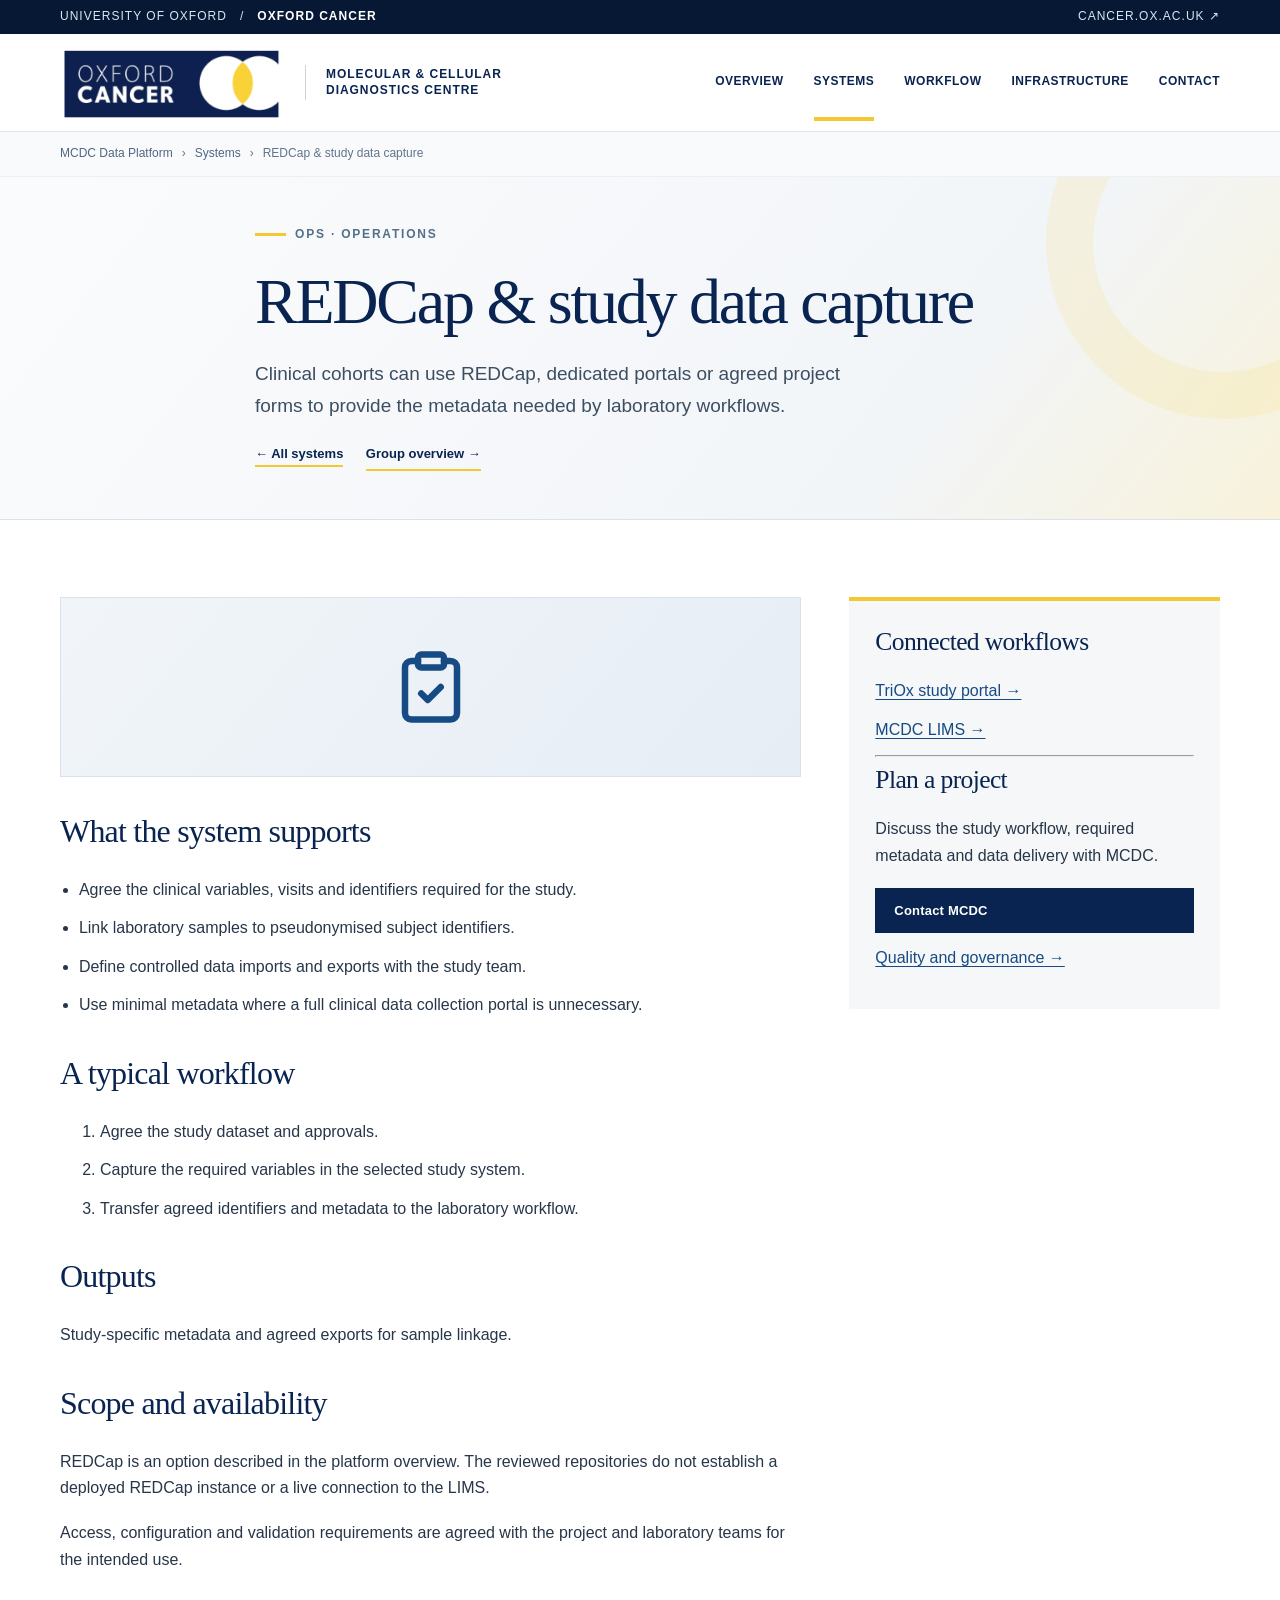
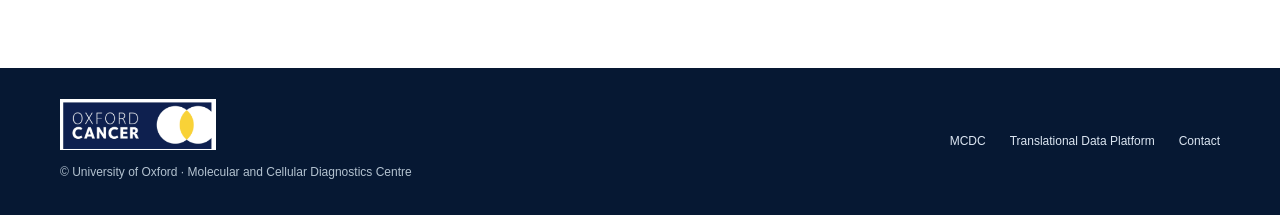
<file: systems/redcap.html>
<!doctype html>
<html lang="en-GB"><head><meta charset="utf-8"><meta name="viewport" content="width=device-width, initial-scale=1"><meta name="theme-color" content="#092451"><meta name="description" content="Clinical cohorts can use REDCap, dedicated portals or agreed project forms to provide the metadata needed by laboratory workflows."><title>REDCap &amp; study data capture | MCDC Data Platform</title><link rel="stylesheet" href="../assets/site.css"><link rel="icon" href="../assets/favicon.svg" type="image/svg+xml"></head><body>
  <a class="skip-link" href="#main">Skip to content</a>
  <div class="topline"><div class="container topline-inner"><div>University of Oxford <span aria-hidden="true">&nbsp; / &nbsp;</span> <b>Oxford Cancer</b></div><div class="right"><a href="https://www.cancer.ox.ac.uk/" target="_blank" rel="noopener">cancer.ox.ac.uk ↗</a></div></div></div>
  <header class="header">
    <div class="container header-row">
      <a class="brand" href="../index.html" aria-label="MCDC Data Platform home"><img src="../assets/oxford-cancer.png" width="270" height="87" alt="Oxford Cancer"><span class="brand-divider"></span><span class="brand-name">Molecular &amp; Cellular Diagnostics Centre</span></a>
      <button type="button" class="menu-btn" id="menuBtn" aria-controls="mainNav" aria-expanded="false">☰ &nbsp; Menu</button>
      <nav class="mainnav" id="mainNav" aria-label="Main navigation"><a href="../index.html">Overview</a><a href="../index.html#systems" class="active">Systems</a><a href="../index.html#workflow">Workflow</a><a href="../index.html#storage">Infrastructure</a><a href="../index.html#contact">Contact</a></nav>
    </div>
  </header>
  <nav class="breadcrumb" aria-label="Breadcrumb"><div class="container"><a href="../index.html">MCDC Data Platform</a><span aria-hidden="true">›</span><a href="../index.html#systems">Systems</a><span aria-hidden="true">›</span><span aria-current="page">REDCap &amp; study data capture</span></div></nav>

<main id="main"><section class="hero detail-hero"><div class="container readable"><div class="eyebrow">OPS · Operations</div><h1>REDCap &amp; study data capture</h1><p class="lead">Clinical cohorts can use REDCap, dedicated portals or agreed project forms to provide the metadata needed by laboratory workflows.</p><a class="link-arrow" href="../index.html#systems">← All systems</a> <a class="link-arrow group-return" href="../index.html#ops">Group overview →</a></div></section>
 <section class="section"><div class="container detail-grid"><div class="detail-content"><div class="detail-illustration card-illustration"><img src="../assets/illustrations/clipboard-check.svg" alt="" width="240" height="140"></div><h2>What the system supports</h2><ul><li>Agree the clinical variables, visits and identifiers required for the study.</li><li>Link laboratory samples to pseudonymised subject identifiers.</li><li>Define controlled data imports and exports with the study team.</li><li>Use minimal metadata where a full clinical data collection portal is unnecessary.</li></ul><h2>A typical workflow</h2><ol><li>Agree the study dataset and approvals.</li><li>Capture the required variables in the selected study system.</li><li>Transfer agreed identifiers and metadata to the laboratory workflow.</li></ol><h2>Outputs</h2><p>Study-specific metadata and agreed exports for sample linkage.</p><h2>Scope and availability</h2><p>REDCap is an option described in the platform overview. The reviewed repositories do not establish a deployed REDCap instance or a live connection to the LIMS.</p><p>Access, configuration and validation requirements are agreed with the project and laboratory teams for the intended use.</p></div><aside class="detail-aside"><h2>Connected workflows</h2><a href="triox.html">TriOx study portal →</a><a href="lims.html">MCDC LIMS →</a><hr><h2>Plan a project</h2><p>Discuss the study workflow, required metadata and data delivery with MCDC.</p><a class="btn btn-primary" href="mailto:mcdc@oncology.ox.ac.uk?subject=REDCap%20and%20study%20data%20capture%20enquiry">Contact MCDC</a><a href="../index.html#quality">Quality and governance →</a></aside></div></section></main>  <footer class="footer"><div class="container footer-row"><div><a href="https://www.cancer.ox.ac.uk/" aria-label="Oxford Cancer home"><img src="../assets/oxford-cancer.png" alt="Oxford Cancer"></a><div><small>© University of Oxford · Molecular and Cellular Diagnostics Centre</small></div></div><nav aria-label="Footer links" class="footer-links"><a href="https://www.cancer.ox.ac.uk/support/mcdc-1">MCDC</a><a href="https://www.cancer.ox.ac.uk/translational-data-platform">Translational Data Platform</a><a href="mailto:mcdc@oncology.ox.ac.uk">Contact</a></nav></div></footer>
  <div class="lightbox" id="lightbox" role="dialog" aria-modal="true" aria-label="System screenshot preview" aria-hidden="true"><div class="lightbox-wrap"><button class="lightbox-close" id="lightboxClose" aria-label="Close screenshot">&times;</button><img id="lightboxImage" alt=""><div class="lightbox-caption" id="lightboxCaption"></div></div></div>
  <script src="../assets/site.js" defer></script>
</body>
</html>
</file>
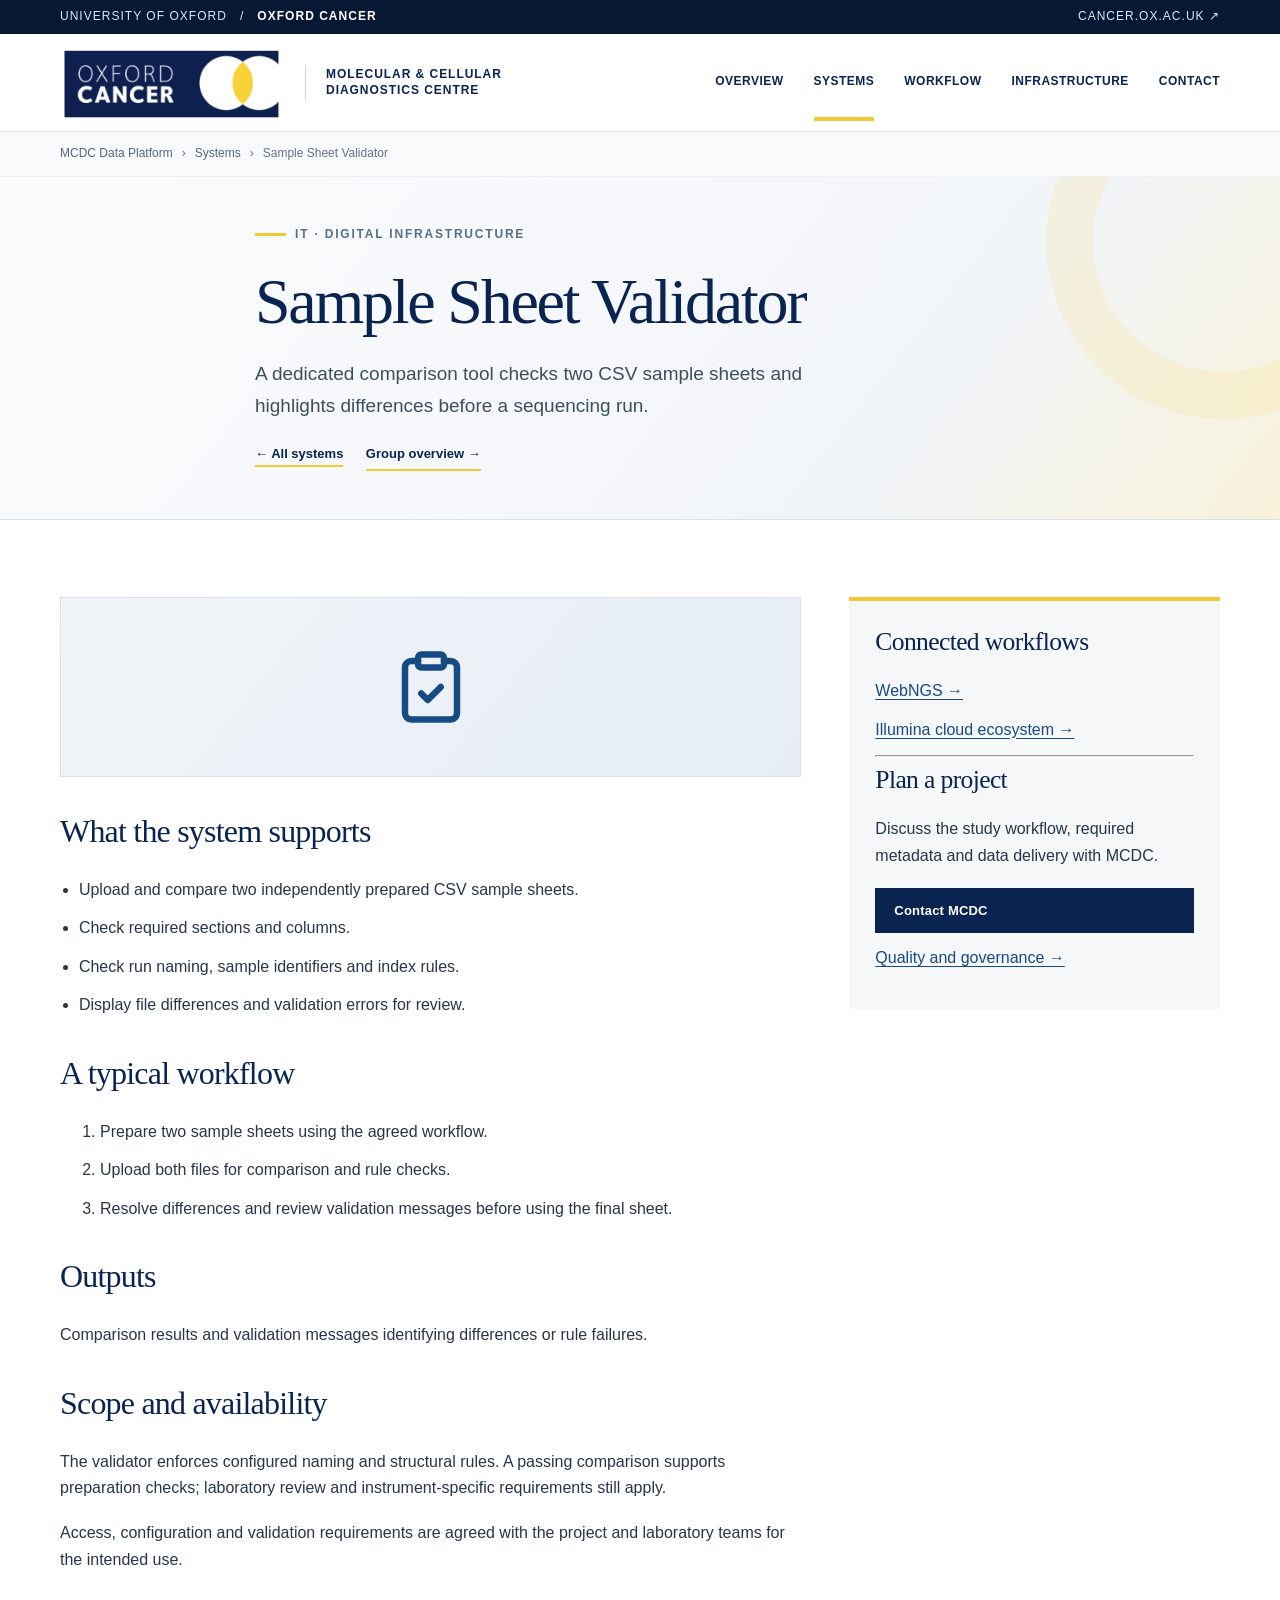
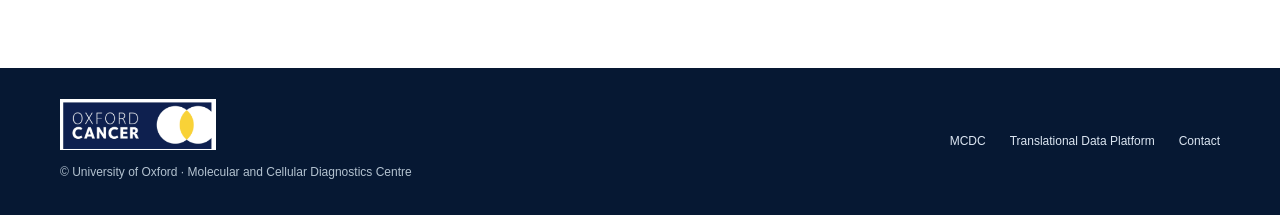
<file: systems/samplesheet.html>
<!doctype html>
<html lang="en-GB"><head><meta charset="utf-8"><meta name="viewport" content="width=device-width, initial-scale=1"><meta name="theme-color" content="#092451"><meta name="description" content="A dedicated comparison tool checks two CSV sample sheets and highlights differences before a sequencing run."><title>Sample Sheet Validator | MCDC Data Platform</title><link rel="stylesheet" href="../assets/site.css"><link rel="icon" href="../assets/favicon.svg" type="image/svg+xml"></head><body>
  <a class="skip-link" href="#main">Skip to content</a>
  <div class="topline"><div class="container topline-inner"><div>University of Oxford <span aria-hidden="true">&nbsp; / &nbsp;</span> <b>Oxford Cancer</b></div><div class="right"><a href="https://www.cancer.ox.ac.uk/" target="_blank" rel="noopener">cancer.ox.ac.uk ↗</a></div></div></div>
  <header class="header">
    <div class="container header-row">
      <a class="brand" href="../index.html" aria-label="MCDC Data Platform home"><img src="../assets/oxford-cancer.png" width="270" height="87" alt="Oxford Cancer"><span class="brand-divider"></span><span class="brand-name">Molecular &amp; Cellular Diagnostics Centre</span></a>
      <button type="button" class="menu-btn" id="menuBtn" aria-controls="mainNav" aria-expanded="false">☰ &nbsp; Menu</button>
      <nav class="mainnav" id="mainNav" aria-label="Main navigation"><a href="../index.html">Overview</a><a href="../index.html#systems" class="active">Systems</a><a href="../index.html#workflow">Workflow</a><a href="../index.html#storage">Infrastructure</a><a href="../index.html#contact">Contact</a></nav>
    </div>
  </header>
  <nav class="breadcrumb" aria-label="Breadcrumb"><div class="container"><a href="../index.html">MCDC Data Platform</a><span aria-hidden="true">›</span><a href="../index.html#systems">Systems</a><span aria-hidden="true">›</span><span aria-current="page">Sample Sheet Validator</span></div></nav>

<main id="main"><section class="hero detail-hero"><div class="container readable"><div class="eyebrow">IT · Digital infrastructure</div><h1>Sample Sheet Validator</h1><p class="lead">A dedicated comparison tool checks two CSV sample sheets and highlights differences before a sequencing run.</p><a class="link-arrow" href="../index.html#systems">← All systems</a> <a class="link-arrow group-return" href="../index.html#it">Group overview →</a></div></section>
 <section class="section"><div class="container detail-grid"><div class="detail-content"><div class="detail-illustration card-illustration"><img src="../assets/illustrations/clipboard-check.svg" alt="" width="240" height="140"></div><h2>What the system supports</h2><ul><li>Upload and compare two independently prepared CSV sample sheets.</li><li>Check required sections and columns.</li><li>Check run naming, sample identifiers and index rules.</li><li>Display file differences and validation errors for review.</li></ul><h2>A typical workflow</h2><ol><li>Prepare two sample sheets using the agreed workflow.</li><li>Upload both files for comparison and rule checks.</li><li>Resolve differences and review validation messages before using the final sheet.</li></ol><h2>Outputs</h2><p>Comparison results and validation messages identifying differences or rule failures.</p><h2>Scope and availability</h2><p>The validator enforces configured naming and structural rules. A passing comparison supports preparation checks; laboratory review and instrument-specific requirements still apply.</p><p>Access, configuration and validation requirements are agreed with the project and laboratory teams for the intended use.</p></div><aside class="detail-aside"><h2>Connected workflows</h2><a href="webngs.html">WebNGS →</a><a href="illumina.html">Illumina cloud ecosystem →</a><hr><h2>Plan a project</h2><p>Discuss the study workflow, required metadata and data delivery with MCDC.</p><a class="btn btn-primary" href="mailto:mcdc@oncology.ox.ac.uk?subject=Sample%20Sheet%20Validator%20enquiry">Contact MCDC</a><a href="../index.html#quality">Quality and governance →</a></aside></div></section></main>  <footer class="footer"><div class="container footer-row"><div><a href="https://www.cancer.ox.ac.uk/" aria-label="Oxford Cancer home"><img src="../assets/oxford-cancer.png" alt="Oxford Cancer"></a><div><small>© University of Oxford · Molecular and Cellular Diagnostics Centre</small></div></div><nav aria-label="Footer links" class="footer-links"><a href="https://www.cancer.ox.ac.uk/support/mcdc-1">MCDC</a><a href="https://www.cancer.ox.ac.uk/translational-data-platform">Translational Data Platform</a><a href="mailto:mcdc@oncology.ox.ac.uk">Contact</a></nav></div></footer>
  <div class="lightbox" id="lightbox" role="dialog" aria-modal="true" aria-label="System screenshot preview" aria-hidden="true"><div class="lightbox-wrap"><button class="lightbox-close" id="lightboxClose" aria-label="Close screenshot">&times;</button><img id="lightboxImage" alt=""><div class="lightbox-caption" id="lightboxCaption"></div></div></div>
  <script src="../assets/site.js" defer></script>
</body>
</html>
</file>
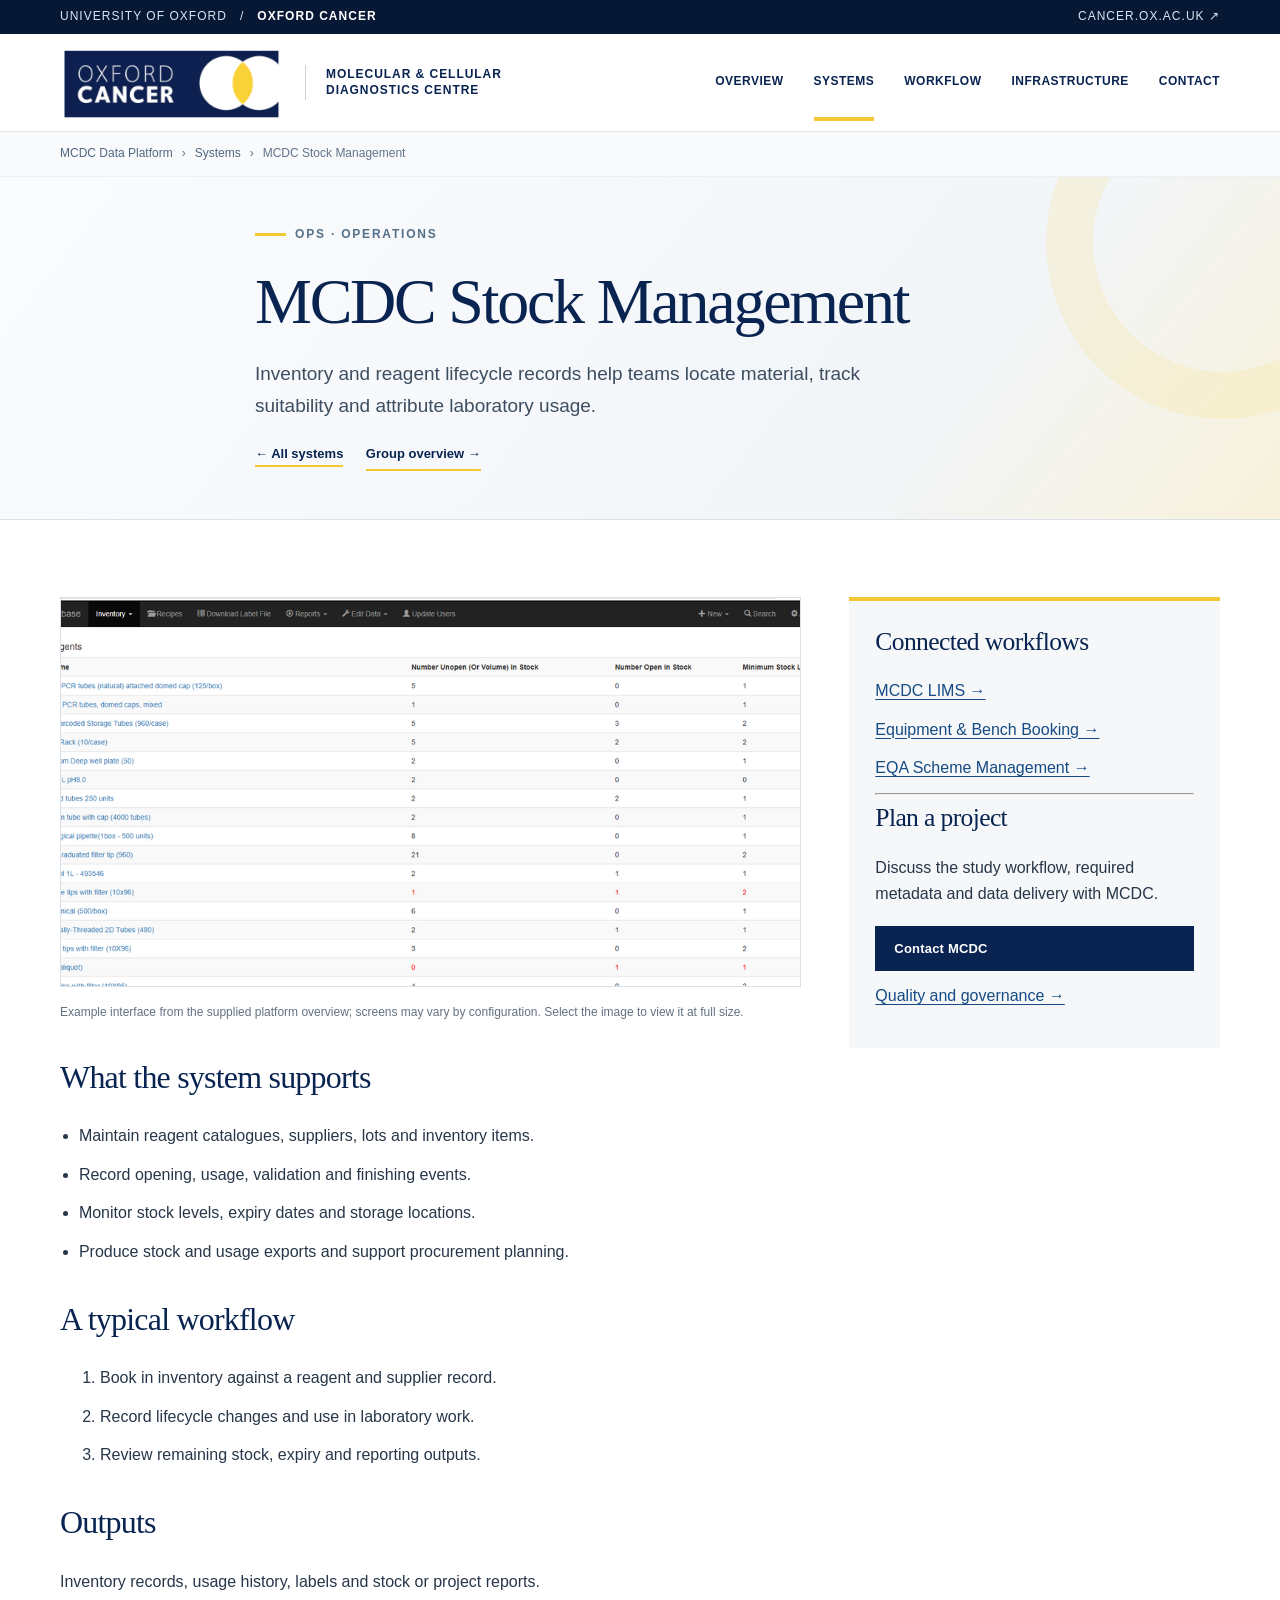
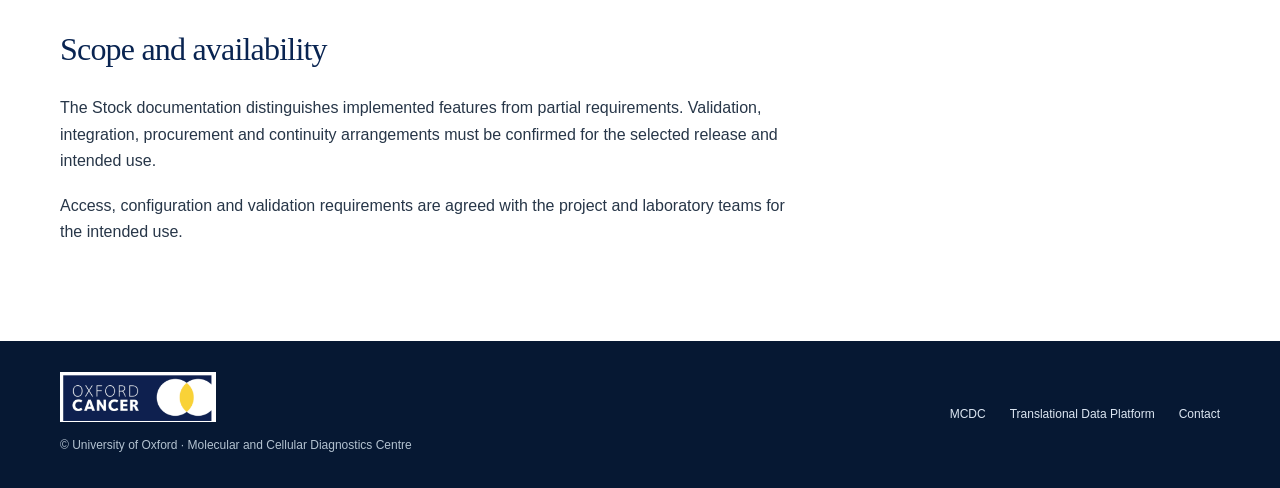
<file: systems/stock.html>
<!doctype html>
<html lang="en-GB"><head><meta charset="utf-8"><meta name="viewport" content="width=device-width, initial-scale=1"><meta name="theme-color" content="#092451"><meta name="description" content="Inventory and reagent lifecycle records help teams locate material, track suitability and attribute laboratory usage."><title>MCDC Stock Management | MCDC Data Platform</title><link rel="stylesheet" href="../assets/site.css"><link rel="icon" href="../assets/favicon.svg" type="image/svg+xml"></head><body>
  <a class="skip-link" href="#main">Skip to content</a>
  <div class="topline"><div class="container topline-inner"><div>University of Oxford <span aria-hidden="true">&nbsp; / &nbsp;</span> <b>Oxford Cancer</b></div><div class="right"><a href="https://www.cancer.ox.ac.uk/" target="_blank" rel="noopener">cancer.ox.ac.uk ↗</a></div></div></div>
  <header class="header">
    <div class="container header-row">
      <a class="brand" href="../index.html" aria-label="MCDC Data Platform home"><img src="../assets/oxford-cancer.png" width="270" height="87" alt="Oxford Cancer"><span class="brand-divider"></span><span class="brand-name">Molecular &amp; Cellular Diagnostics Centre</span></a>
      <button type="button" class="menu-btn" id="menuBtn" aria-controls="mainNav" aria-expanded="false">☰ &nbsp; Menu</button>
      <nav class="mainnav" id="mainNav" aria-label="Main navigation"><a href="../index.html">Overview</a><a href="../index.html#systems" class="active">Systems</a><a href="../index.html#workflow">Workflow</a><a href="../index.html#storage">Infrastructure</a><a href="../index.html#contact">Contact</a></nav>
    </div>
  </header>
  <nav class="breadcrumb" aria-label="Breadcrumb"><div class="container"><a href="../index.html">MCDC Data Platform</a><span aria-hidden="true">›</span><a href="../index.html#systems">Systems</a><span aria-hidden="true">›</span><span aria-current="page">MCDC Stock Management</span></div></nav>

<main id="main"><section class="hero detail-hero"><div class="container readable"><div class="eyebrow">OPS · Operations</div><h1>MCDC Stock Management</h1><p class="lead">Inventory and reagent lifecycle records help teams locate material, track suitability and attribute laboratory usage.</p><a class="link-arrow" href="../index.html#systems">← All systems</a> <a class="link-arrow group-return" href="../index.html#ops">Group overview →</a></div></section>
 <section class="section"><div class="container detail-grid"><div class="detail-content"><figure class="detail-figure"><a href="../assets/stock.png"><img src="../assets/stock.png" alt="MCDC Stock Management example interface"></a><figcaption>Example interface from the supplied platform overview; screens may vary by configuration. Select the image to view it at full size.</figcaption></figure><h2>What the system supports</h2><ul><li>Maintain reagent catalogues, suppliers, lots and inventory items.</li><li>Record opening, usage, validation and finishing events.</li><li>Monitor stock levels, expiry dates and storage locations.</li><li>Produce stock and usage exports and support procurement planning.</li></ul><h2>A typical workflow</h2><ol><li>Book in inventory against a reagent and supplier record.</li><li>Record lifecycle changes and use in laboratory work.</li><li>Review remaining stock, expiry and reporting outputs.</li></ol><h2>Outputs</h2><p>Inventory records, usage history, labels and stock or project reports.</p><h2>Scope and availability</h2><p>The Stock documentation distinguishes implemented features from partial requirements. Validation, integration, procurement and continuity arrangements must be confirmed for the selected release and intended use.</p><p>Access, configuration and validation requirements are agreed with the project and laboratory teams for the intended use.</p></div><aside class="detail-aside"><h2>Connected workflows</h2><a href="lims.html">MCDC LIMS →</a><a href="booking.html">Equipment &amp; Bench Booking →</a><a href="webeqa.html">EQA Scheme Management →</a><hr><h2>Plan a project</h2><p>Discuss the study workflow, required metadata and data delivery with MCDC.</p><a class="btn btn-primary" href="mailto:mcdc@oncology.ox.ac.uk?subject=MCDC%20Stock%20Management%20enquiry">Contact MCDC</a><a href="../index.html#quality">Quality and governance →</a></aside></div></section></main>  <footer class="footer"><div class="container footer-row"><div><a href="https://www.cancer.ox.ac.uk/" aria-label="Oxford Cancer home"><img src="../assets/oxford-cancer.png" alt="Oxford Cancer"></a><div><small>© University of Oxford · Molecular and Cellular Diagnostics Centre</small></div></div><nav aria-label="Footer links" class="footer-links"><a href="https://www.cancer.ox.ac.uk/support/mcdc-1">MCDC</a><a href="https://www.cancer.ox.ac.uk/translational-data-platform">Translational Data Platform</a><a href="mailto:mcdc@oncology.ox.ac.uk">Contact</a></nav></div></footer>
  <div class="lightbox" id="lightbox" role="dialog" aria-modal="true" aria-label="System screenshot preview" aria-hidden="true"><div class="lightbox-wrap"><button class="lightbox-close" id="lightboxClose" aria-label="Close screenshot">&times;</button><img id="lightboxImage" alt=""><div class="lightbox-caption" id="lightboxCaption"></div></div></div>
  <script src="../assets/site.js" defer></script>
</body>
</html>
</file>
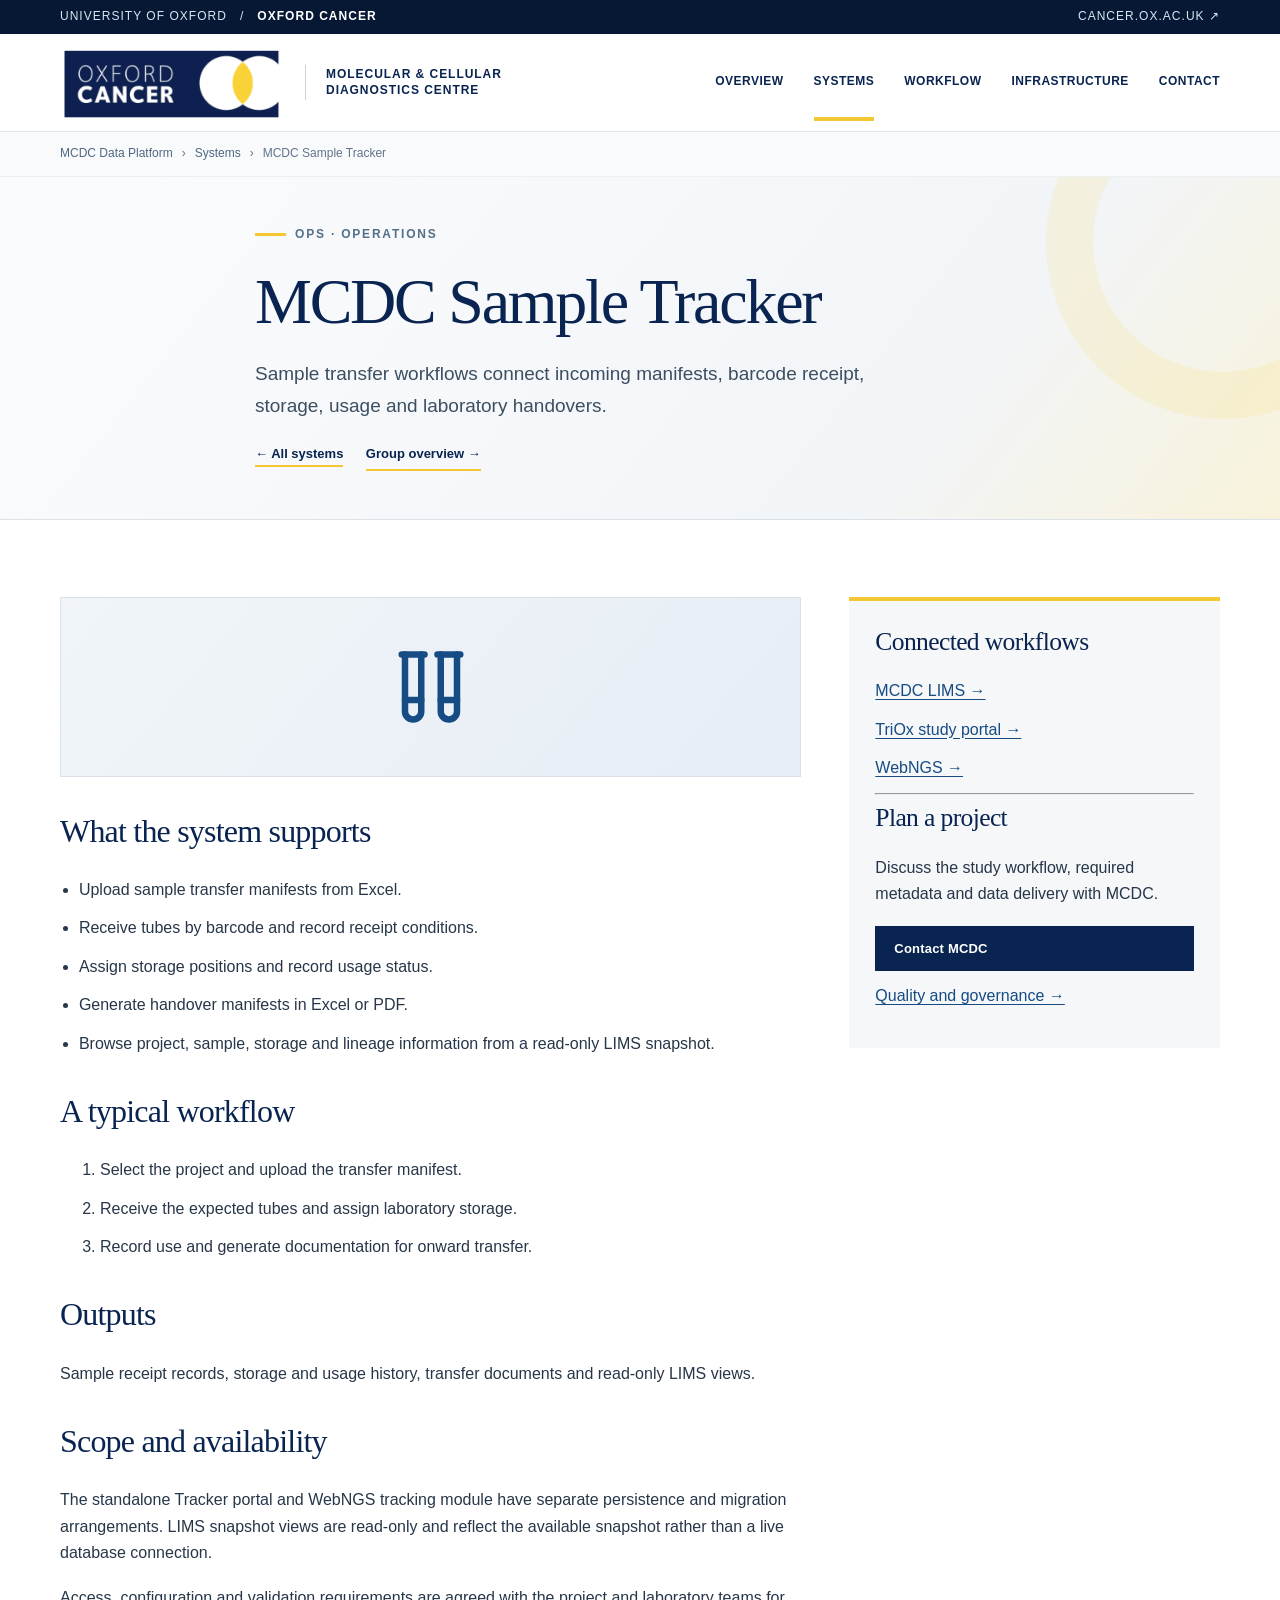
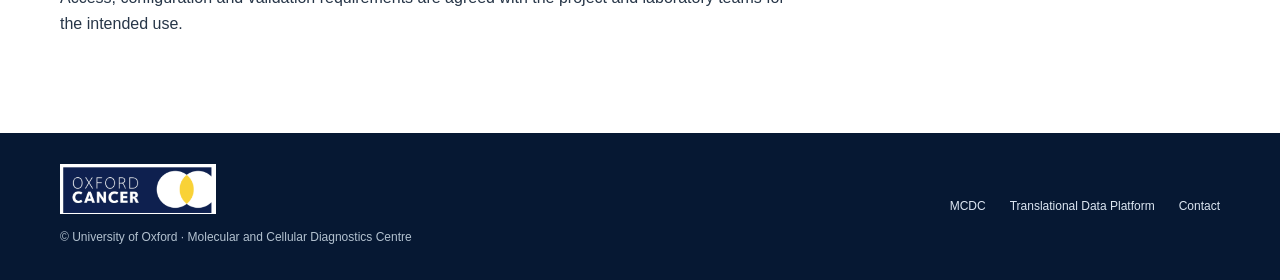
<file: systems/tracker.html>
<!doctype html>
<html lang="en-GB"><head><meta charset="utf-8"><meta name="viewport" content="width=device-width, initial-scale=1"><meta name="theme-color" content="#092451"><meta name="description" content="Sample transfer workflows connect incoming manifests, barcode receipt, storage, usage and laboratory handovers."><title>MCDC Sample Tracker | MCDC Data Platform</title><link rel="stylesheet" href="../assets/site.css"><link rel="icon" href="../assets/favicon.svg" type="image/svg+xml"></head><body>
  <a class="skip-link" href="#main">Skip to content</a>
  <div class="topline"><div class="container topline-inner"><div>University of Oxford <span aria-hidden="true">&nbsp; / &nbsp;</span> <b>Oxford Cancer</b></div><div class="right"><a href="https://www.cancer.ox.ac.uk/" target="_blank" rel="noopener">cancer.ox.ac.uk ↗</a></div></div></div>
  <header class="header">
    <div class="container header-row">
      <a class="brand" href="../index.html" aria-label="MCDC Data Platform home"><img src="../assets/oxford-cancer.png" width="270" height="87" alt="Oxford Cancer"><span class="brand-divider"></span><span class="brand-name">Molecular &amp; Cellular Diagnostics Centre</span></a>
      <button type="button" class="menu-btn" id="menuBtn" aria-controls="mainNav" aria-expanded="false">☰ &nbsp; Menu</button>
      <nav class="mainnav" id="mainNav" aria-label="Main navigation"><a href="../index.html">Overview</a><a href="../index.html#systems" class="active">Systems</a><a href="../index.html#workflow">Workflow</a><a href="../index.html#storage">Infrastructure</a><a href="../index.html#contact">Contact</a></nav>
    </div>
  </header>
  <nav class="breadcrumb" aria-label="Breadcrumb"><div class="container"><a href="../index.html">MCDC Data Platform</a><span aria-hidden="true">›</span><a href="../index.html#systems">Systems</a><span aria-hidden="true">›</span><span aria-current="page">MCDC Sample Tracker</span></div></nav>

<main id="main"><section class="hero detail-hero"><div class="container readable"><div class="eyebrow">OPS · Operations</div><h1>MCDC Sample Tracker</h1><p class="lead">Sample transfer workflows connect incoming manifests, barcode receipt, storage, usage and laboratory handovers.</p><a class="link-arrow" href="../index.html#systems">← All systems</a> <a class="link-arrow group-return" href="../index.html#ops">Group overview →</a></div></section>
 <section class="section"><div class="container detail-grid"><div class="detail-content"><div class="detail-illustration card-illustration"><img src="../assets/illustrations/test-tubes.svg" alt="" width="240" height="140"></div><h2>What the system supports</h2><ul><li>Upload sample transfer manifests from Excel.</li><li>Receive tubes by barcode and record receipt conditions.</li><li>Assign storage positions and record usage status.</li><li>Generate handover manifests in Excel or PDF.</li><li>Browse project, sample, storage and lineage information from a read-only LIMS snapshot.</li></ul><h2>A typical workflow</h2><ol><li>Select the project and upload the transfer manifest.</li><li>Receive the expected tubes and assign laboratory storage.</li><li>Record use and generate documentation for onward transfer.</li></ol><h2>Outputs</h2><p>Sample receipt records, storage and usage history, transfer documents and read-only LIMS views.</p><h2>Scope and availability</h2><p>The standalone Tracker portal and WebNGS tracking module have separate persistence and migration arrangements. LIMS snapshot views are read-only and reflect the available snapshot rather than a live database connection.</p><p>Access, configuration and validation requirements are agreed with the project and laboratory teams for the intended use.</p></div><aside class="detail-aside"><h2>Connected workflows</h2><a href="lims.html">MCDC LIMS →</a><a href="triox.html">TriOx study portal →</a><a href="webngs.html">WebNGS →</a><hr><h2>Plan a project</h2><p>Discuss the study workflow, required metadata and data delivery with MCDC.</p><a class="btn btn-primary" href="mailto:mcdc@oncology.ox.ac.uk?subject=MCDC%20Sample%20Tracker%20enquiry">Contact MCDC</a><a href="../index.html#quality">Quality and governance →</a></aside></div></section></main>  <footer class="footer"><div class="container footer-row"><div><a href="https://www.cancer.ox.ac.uk/" aria-label="Oxford Cancer home"><img src="../assets/oxford-cancer.png" alt="Oxford Cancer"></a><div><small>© University of Oxford · Molecular and Cellular Diagnostics Centre</small></div></div><nav aria-label="Footer links" class="footer-links"><a href="https://www.cancer.ox.ac.uk/support/mcdc-1">MCDC</a><a href="https://www.cancer.ox.ac.uk/translational-data-platform">Translational Data Platform</a><a href="mailto:mcdc@oncology.ox.ac.uk">Contact</a></nav></div></footer>
  <div class="lightbox" id="lightbox" role="dialog" aria-modal="true" aria-label="System screenshot preview" aria-hidden="true"><div class="lightbox-wrap"><button class="lightbox-close" id="lightboxClose" aria-label="Close screenshot">&times;</button><img id="lightboxImage" alt=""><div class="lightbox-caption" id="lightboxCaption"></div></div></div>
  <script src="../assets/site.js" defer></script>
</body>
</html>
</file>
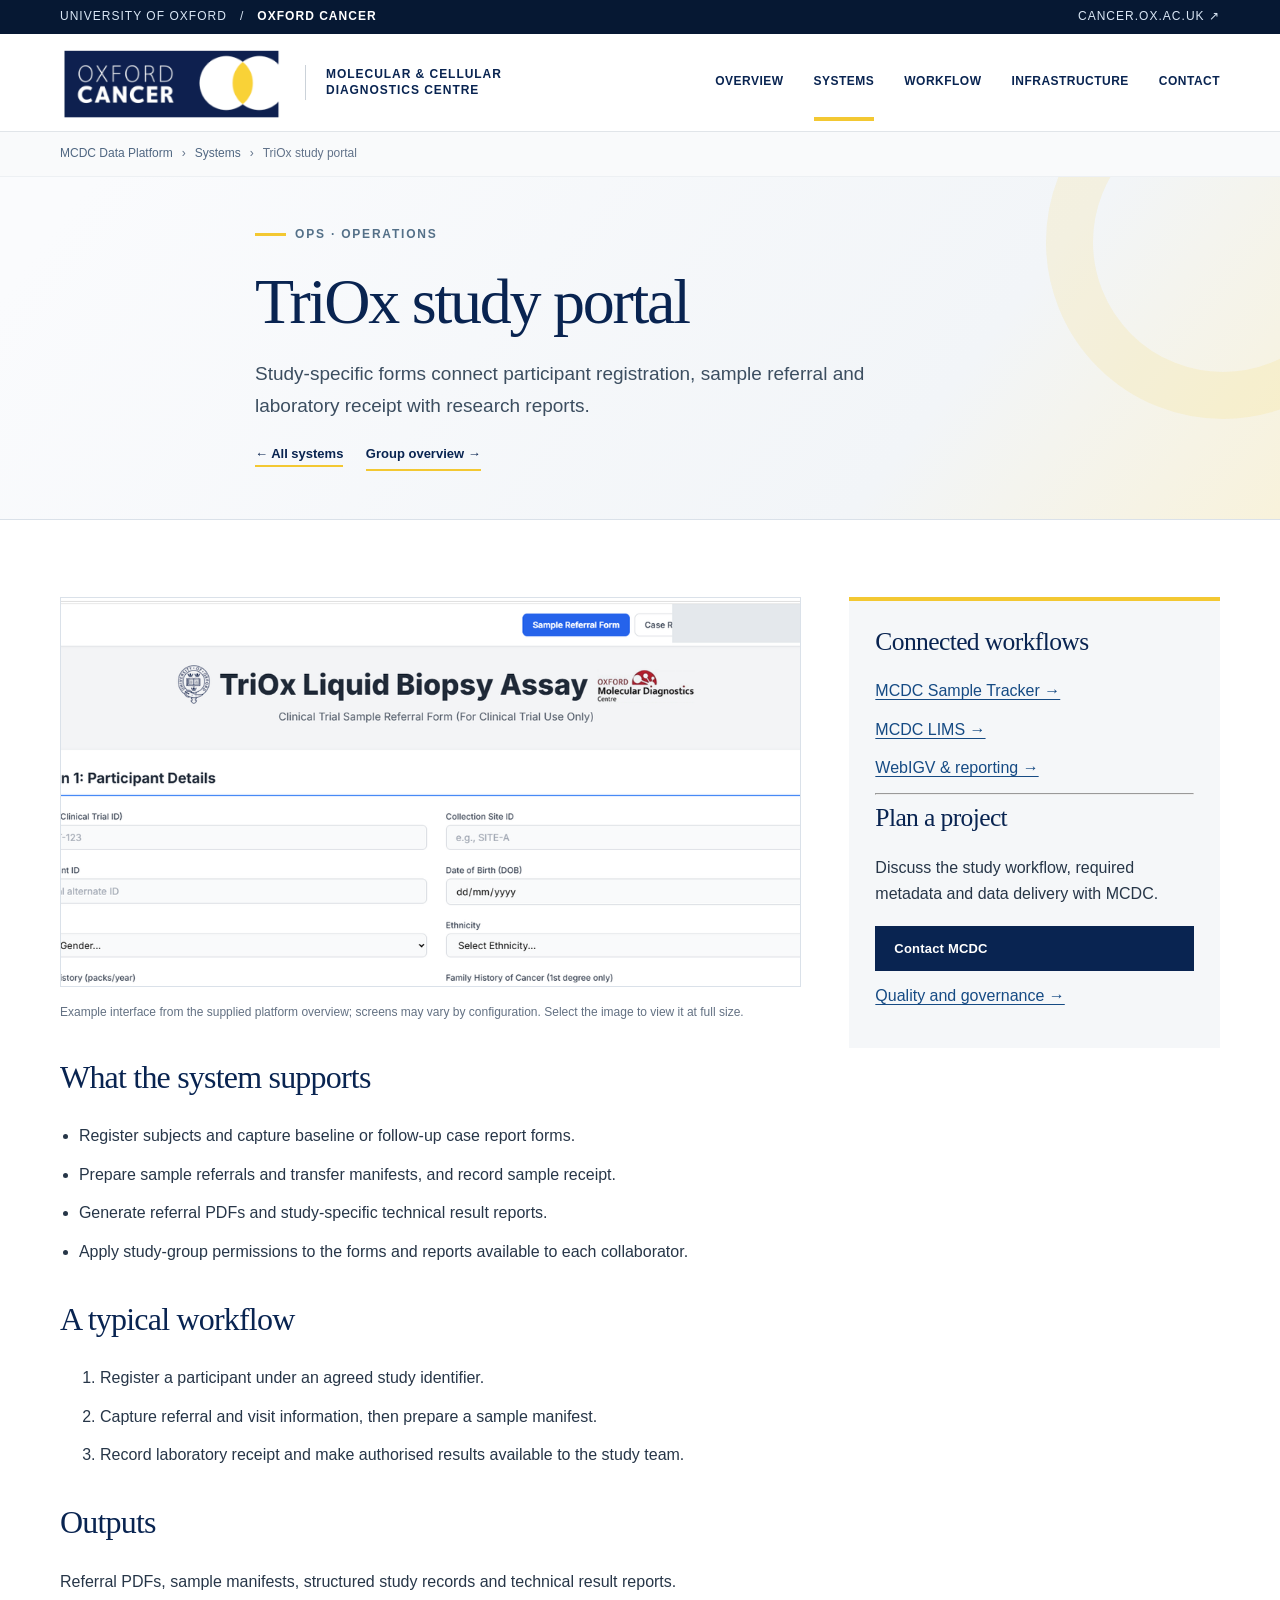
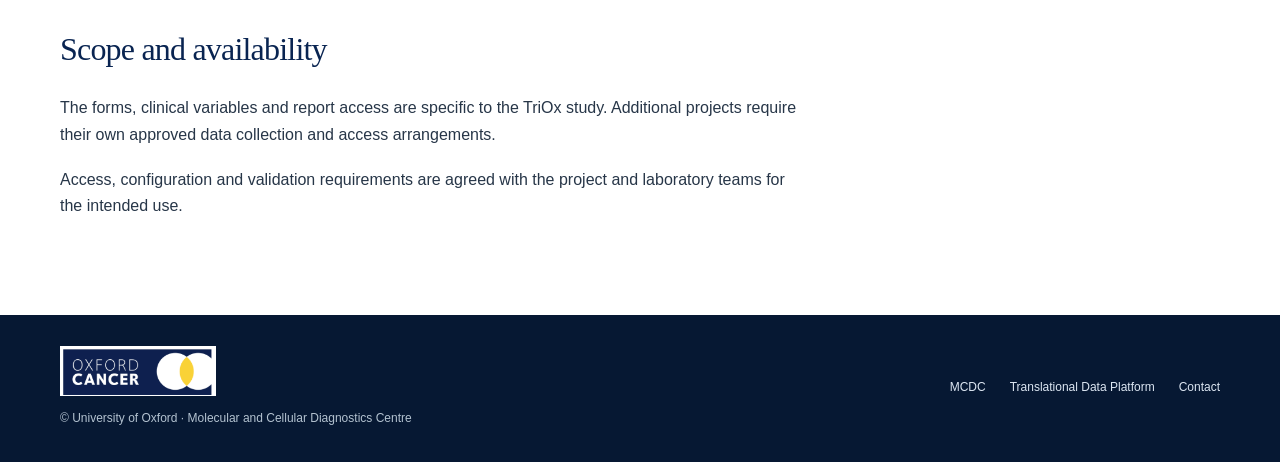
<file: systems/triox.html>
<!doctype html>
<html lang="en-GB"><head><meta charset="utf-8"><meta name="viewport" content="width=device-width, initial-scale=1"><meta name="theme-color" content="#092451"><meta name="description" content="Study-specific forms connect participant registration, sample referral and laboratory receipt with research reports."><title>TriOx study portal | MCDC Data Platform</title><link rel="stylesheet" href="../assets/site.css"><link rel="icon" href="../assets/favicon.svg" type="image/svg+xml"></head><body>
  <a class="skip-link" href="#main">Skip to content</a>
  <div class="topline"><div class="container topline-inner"><div>University of Oxford <span aria-hidden="true">&nbsp; / &nbsp;</span> <b>Oxford Cancer</b></div><div class="right"><a href="https://www.cancer.ox.ac.uk/" target="_blank" rel="noopener">cancer.ox.ac.uk ↗</a></div></div></div>
  <header class="header">
    <div class="container header-row">
      <a class="brand" href="../index.html" aria-label="MCDC Data Platform home"><img src="../assets/oxford-cancer.png" width="270" height="87" alt="Oxford Cancer"><span class="brand-divider"></span><span class="brand-name">Molecular &amp; Cellular Diagnostics Centre</span></a>
      <button type="button" class="menu-btn" id="menuBtn" aria-controls="mainNav" aria-expanded="false">☰ &nbsp; Menu</button>
      <nav class="mainnav" id="mainNav" aria-label="Main navigation"><a href="../index.html">Overview</a><a href="../index.html#systems" class="active">Systems</a><a href="../index.html#workflow">Workflow</a><a href="../index.html#storage">Infrastructure</a><a href="../index.html#contact">Contact</a></nav>
    </div>
  </header>
  <nav class="breadcrumb" aria-label="Breadcrumb"><div class="container"><a href="../index.html">MCDC Data Platform</a><span aria-hidden="true">›</span><a href="../index.html#systems">Systems</a><span aria-hidden="true">›</span><span aria-current="page">TriOx study portal</span></div></nav>

<main id="main"><section class="hero detail-hero"><div class="container readable"><div class="eyebrow">OPS · Operations</div><h1>TriOx study portal</h1><p class="lead">Study-specific forms connect participant registration, sample referral and laboratory receipt with research reports.</p><a class="link-arrow" href="../index.html#systems">← All systems</a> <a class="link-arrow group-return" href="../index.html#ops">Group overview →</a></div></section>
 <section class="section"><div class="container detail-grid"><div class="detail-content"><figure class="detail-figure"><a href="../assets/triox.png"><img src="../assets/triox.png" alt="TriOx study portal example interface"></a><figcaption>Example interface from the supplied platform overview; screens may vary by configuration. Select the image to view it at full size.</figcaption></figure><h2>What the system supports</h2><ul><li>Register subjects and capture baseline or follow-up case report forms.</li><li>Prepare sample referrals and transfer manifests, and record sample receipt.</li><li>Generate referral PDFs and study-specific technical result reports.</li><li>Apply study-group permissions to the forms and reports available to each collaborator.</li></ul><h2>A typical workflow</h2><ol><li>Register a participant under an agreed study identifier.</li><li>Capture referral and visit information, then prepare a sample manifest.</li><li>Record laboratory receipt and make authorised results available to the study team.</li></ol><h2>Outputs</h2><p>Referral PDFs, sample manifests, structured study records and technical result reports.</p><h2>Scope and availability</h2><p>The forms, clinical variables and report access are specific to the TriOx study. Additional projects require their own approved data collection and access arrangements.</p><p>Access, configuration and validation requirements are agreed with the project and laboratory teams for the intended use.</p></div><aside class="detail-aside"><h2>Connected workflows</h2><a href="tracker.html">MCDC Sample Tracker →</a><a href="lims.html">MCDC LIMS →</a><a href="webigv.html">WebIGV &amp; reporting →</a><hr><h2>Plan a project</h2><p>Discuss the study workflow, required metadata and data delivery with MCDC.</p><a class="btn btn-primary" href="mailto:mcdc@oncology.ox.ac.uk?subject=TriOx%20study%20portal%20enquiry">Contact MCDC</a><a href="../index.html#quality">Quality and governance →</a></aside></div></section></main>  <footer class="footer"><div class="container footer-row"><div><a href="https://www.cancer.ox.ac.uk/" aria-label="Oxford Cancer home"><img src="../assets/oxford-cancer.png" alt="Oxford Cancer"></a><div><small>© University of Oxford · Molecular and Cellular Diagnostics Centre</small></div></div><nav aria-label="Footer links" class="footer-links"><a href="https://www.cancer.ox.ac.uk/support/mcdc-1">MCDC</a><a href="https://www.cancer.ox.ac.uk/translational-data-platform">Translational Data Platform</a><a href="mailto:mcdc@oncology.ox.ac.uk">Contact</a></nav></div></footer>
  <div class="lightbox" id="lightbox" role="dialog" aria-modal="true" aria-label="System screenshot preview" aria-hidden="true"><div class="lightbox-wrap"><button class="lightbox-close" id="lightboxClose" aria-label="Close screenshot">&times;</button><img id="lightboxImage" alt=""><div class="lightbox-caption" id="lightboxCaption"></div></div></div>
  <script src="../assets/site.js" defer></script>
</body>
</html>
</file>
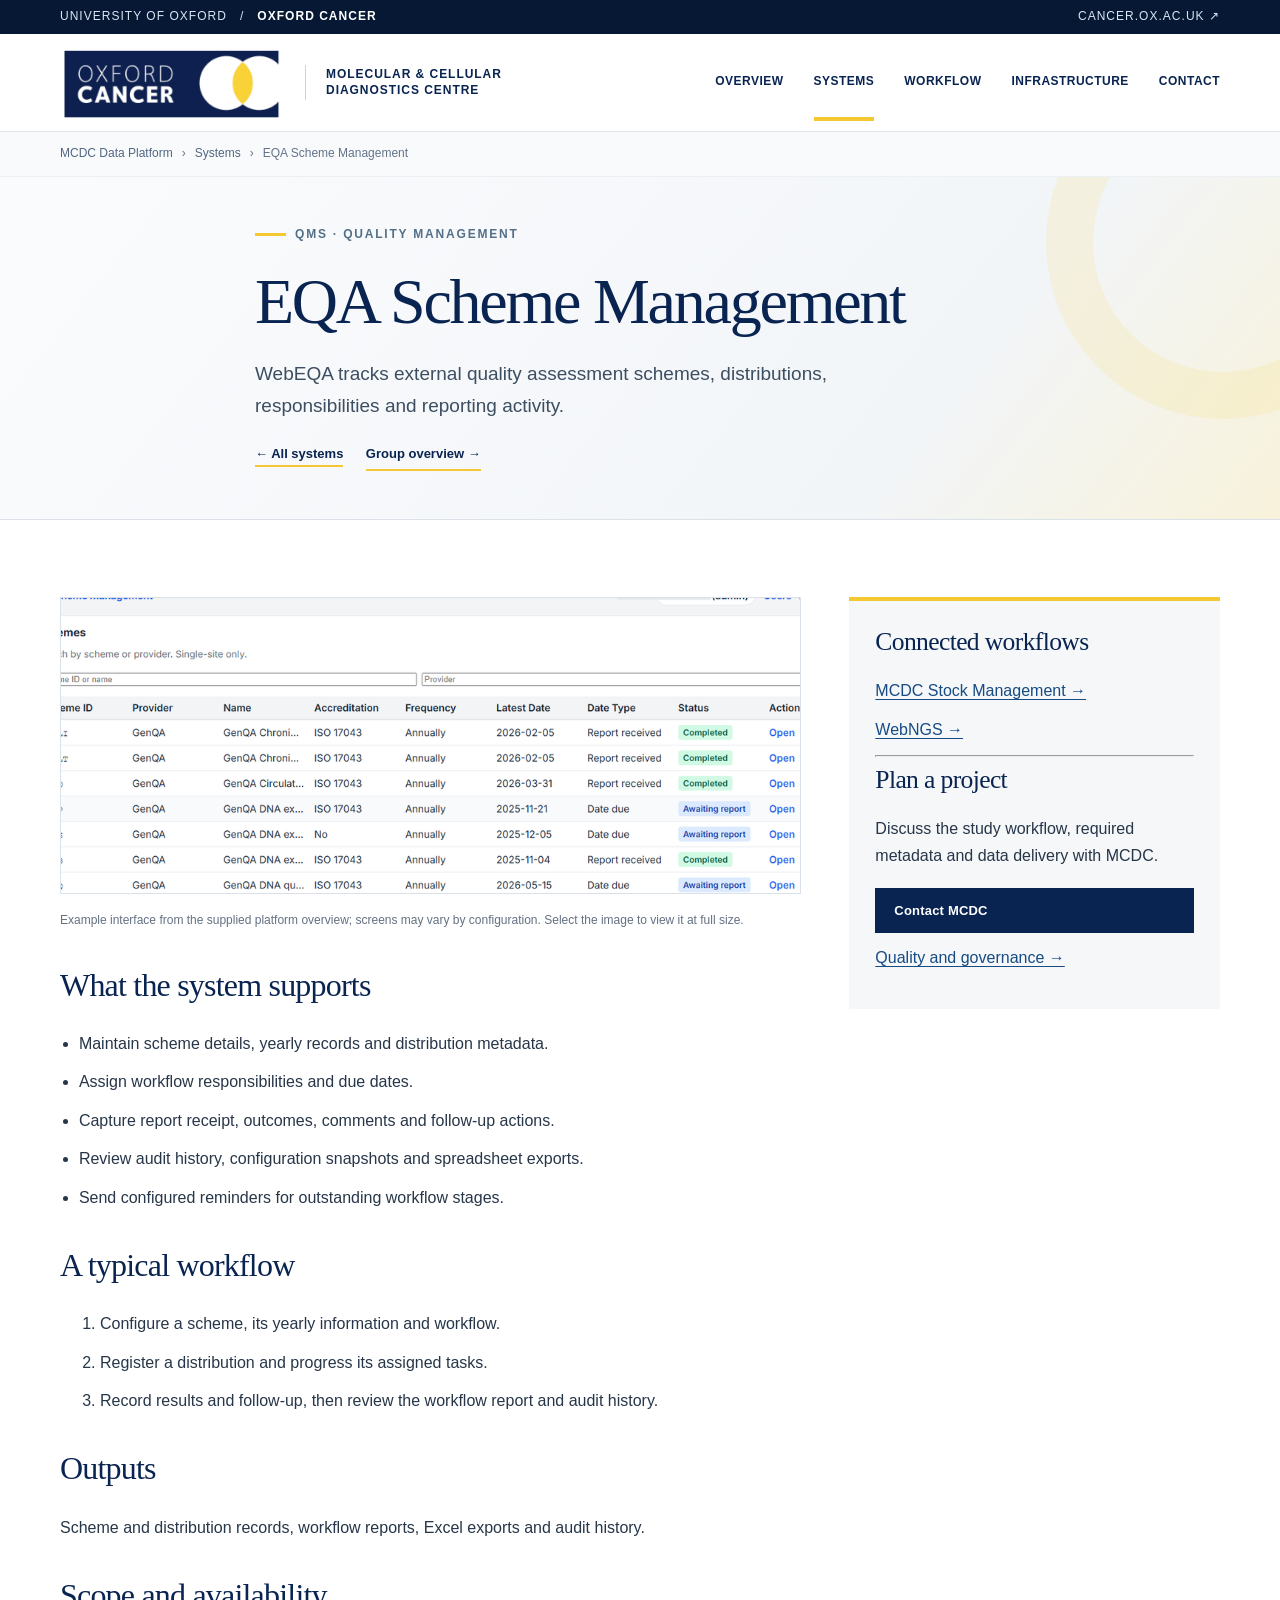
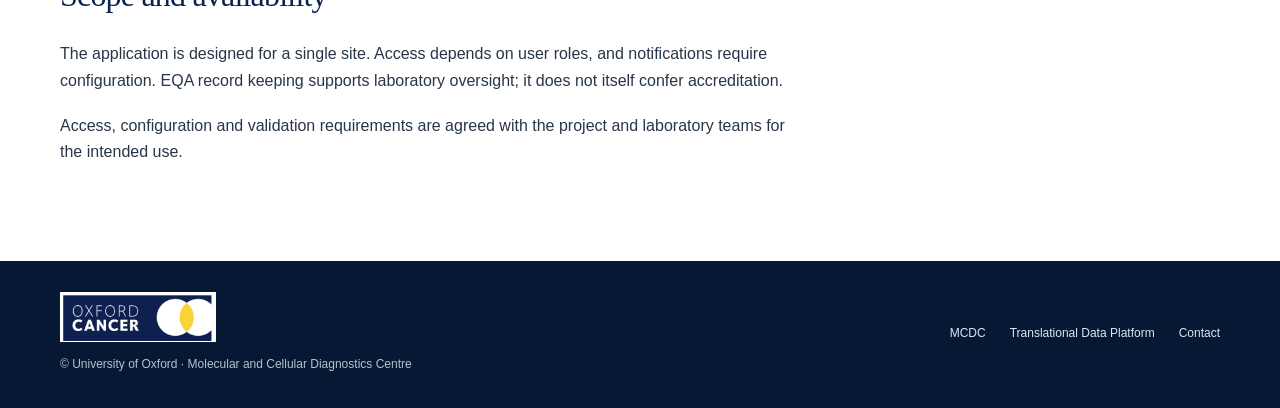
<file: systems/webeqa.html>
<!doctype html>
<html lang="en-GB"><head><meta charset="utf-8"><meta name="viewport" content="width=device-width, initial-scale=1"><meta name="theme-color" content="#092451"><meta name="description" content="WebEQA tracks external quality assessment schemes, distributions, responsibilities and reporting activity."><title>EQA Scheme Management | MCDC Data Platform</title><link rel="stylesheet" href="../assets/site.css"><link rel="icon" href="../assets/favicon.svg" type="image/svg+xml"></head><body>
  <a class="skip-link" href="#main">Skip to content</a>
  <div class="topline"><div class="container topline-inner"><div>University of Oxford <span aria-hidden="true">&nbsp; / &nbsp;</span> <b>Oxford Cancer</b></div><div class="right"><a href="https://www.cancer.ox.ac.uk/" target="_blank" rel="noopener">cancer.ox.ac.uk ↗</a></div></div></div>
  <header class="header">
    <div class="container header-row">
      <a class="brand" href="../index.html" aria-label="MCDC Data Platform home"><img src="../assets/oxford-cancer.png" width="270" height="87" alt="Oxford Cancer"><span class="brand-divider"></span><span class="brand-name">Molecular &amp; Cellular Diagnostics Centre</span></a>
      <button type="button" class="menu-btn" id="menuBtn" aria-controls="mainNav" aria-expanded="false">☰ &nbsp; Menu</button>
      <nav class="mainnav" id="mainNav" aria-label="Main navigation"><a href="../index.html">Overview</a><a href="../index.html#systems" class="active">Systems</a><a href="../index.html#workflow">Workflow</a><a href="../index.html#storage">Infrastructure</a><a href="../index.html#contact">Contact</a></nav>
    </div>
  </header>
  <nav class="breadcrumb" aria-label="Breadcrumb"><div class="container"><a href="../index.html">MCDC Data Platform</a><span aria-hidden="true">›</span><a href="../index.html#systems">Systems</a><span aria-hidden="true">›</span><span aria-current="page">EQA Scheme Management</span></div></nav>

<main id="main"><section class="hero detail-hero"><div class="container readable"><div class="eyebrow">QMS · Quality management</div><h1>EQA Scheme Management</h1><p class="lead">WebEQA tracks external quality assessment schemes, distributions, responsibilities and reporting activity.</p><a class="link-arrow" href="../index.html#systems">← All systems</a> <a class="link-arrow group-return" href="../index.html#qms">Group overview →</a></div></section>
 <section class="section"><div class="container detail-grid"><div class="detail-content"><figure class="detail-figure"><a href="../assets/webeqa.png"><img src="../assets/webeqa.png" alt="EQA Scheme Management example interface"></a><figcaption>Example interface from the supplied platform overview; screens may vary by configuration. Select the image to view it at full size.</figcaption></figure><h2>What the system supports</h2><ul><li>Maintain scheme details, yearly records and distribution metadata.</li><li>Assign workflow responsibilities and due dates.</li><li>Capture report receipt, outcomes, comments and follow-up actions.</li><li>Review audit history, configuration snapshots and spreadsheet exports.</li><li>Send configured reminders for outstanding workflow stages.</li></ul><h2>A typical workflow</h2><ol><li>Configure a scheme, its yearly information and workflow.</li><li>Register a distribution and progress its assigned tasks.</li><li>Record results and follow-up, then review the workflow report and audit history.</li></ol><h2>Outputs</h2><p>Scheme and distribution records, workflow reports, Excel exports and audit history.</p><h2>Scope and availability</h2><p>The application is designed for a single site. Access depends on user roles, and notifications require configuration. EQA record keeping supports laboratory oversight; it does not itself confer accreditation.</p><p>Access, configuration and validation requirements are agreed with the project and laboratory teams for the intended use.</p></div><aside class="detail-aside"><h2>Connected workflows</h2><a href="stock.html">MCDC Stock Management →</a><a href="webngs.html">WebNGS →</a><hr><h2>Plan a project</h2><p>Discuss the study workflow, required metadata and data delivery with MCDC.</p><a class="btn btn-primary" href="mailto:mcdc@oncology.ox.ac.uk?subject=EQA%20Scheme%20Management%20enquiry">Contact MCDC</a><a href="../index.html#quality">Quality and governance →</a></aside></div></section></main>  <footer class="footer"><div class="container footer-row"><div><a href="https://www.cancer.ox.ac.uk/" aria-label="Oxford Cancer home"><img src="../assets/oxford-cancer.png" alt="Oxford Cancer"></a><div><small>© University of Oxford · Molecular and Cellular Diagnostics Centre</small></div></div><nav aria-label="Footer links" class="footer-links"><a href="https://www.cancer.ox.ac.uk/support/mcdc-1">MCDC</a><a href="https://www.cancer.ox.ac.uk/translational-data-platform">Translational Data Platform</a><a href="mailto:mcdc@oncology.ox.ac.uk">Contact</a></nav></div></footer>
  <div class="lightbox" id="lightbox" role="dialog" aria-modal="true" aria-label="System screenshot preview" aria-hidden="true"><div class="lightbox-wrap"><button class="lightbox-close" id="lightboxClose" aria-label="Close screenshot">&times;</button><img id="lightboxImage" alt=""><div class="lightbox-caption" id="lightboxCaption"></div></div></div>
  <script src="../assets/site.js" defer></script>
</body>
</html>
</file>
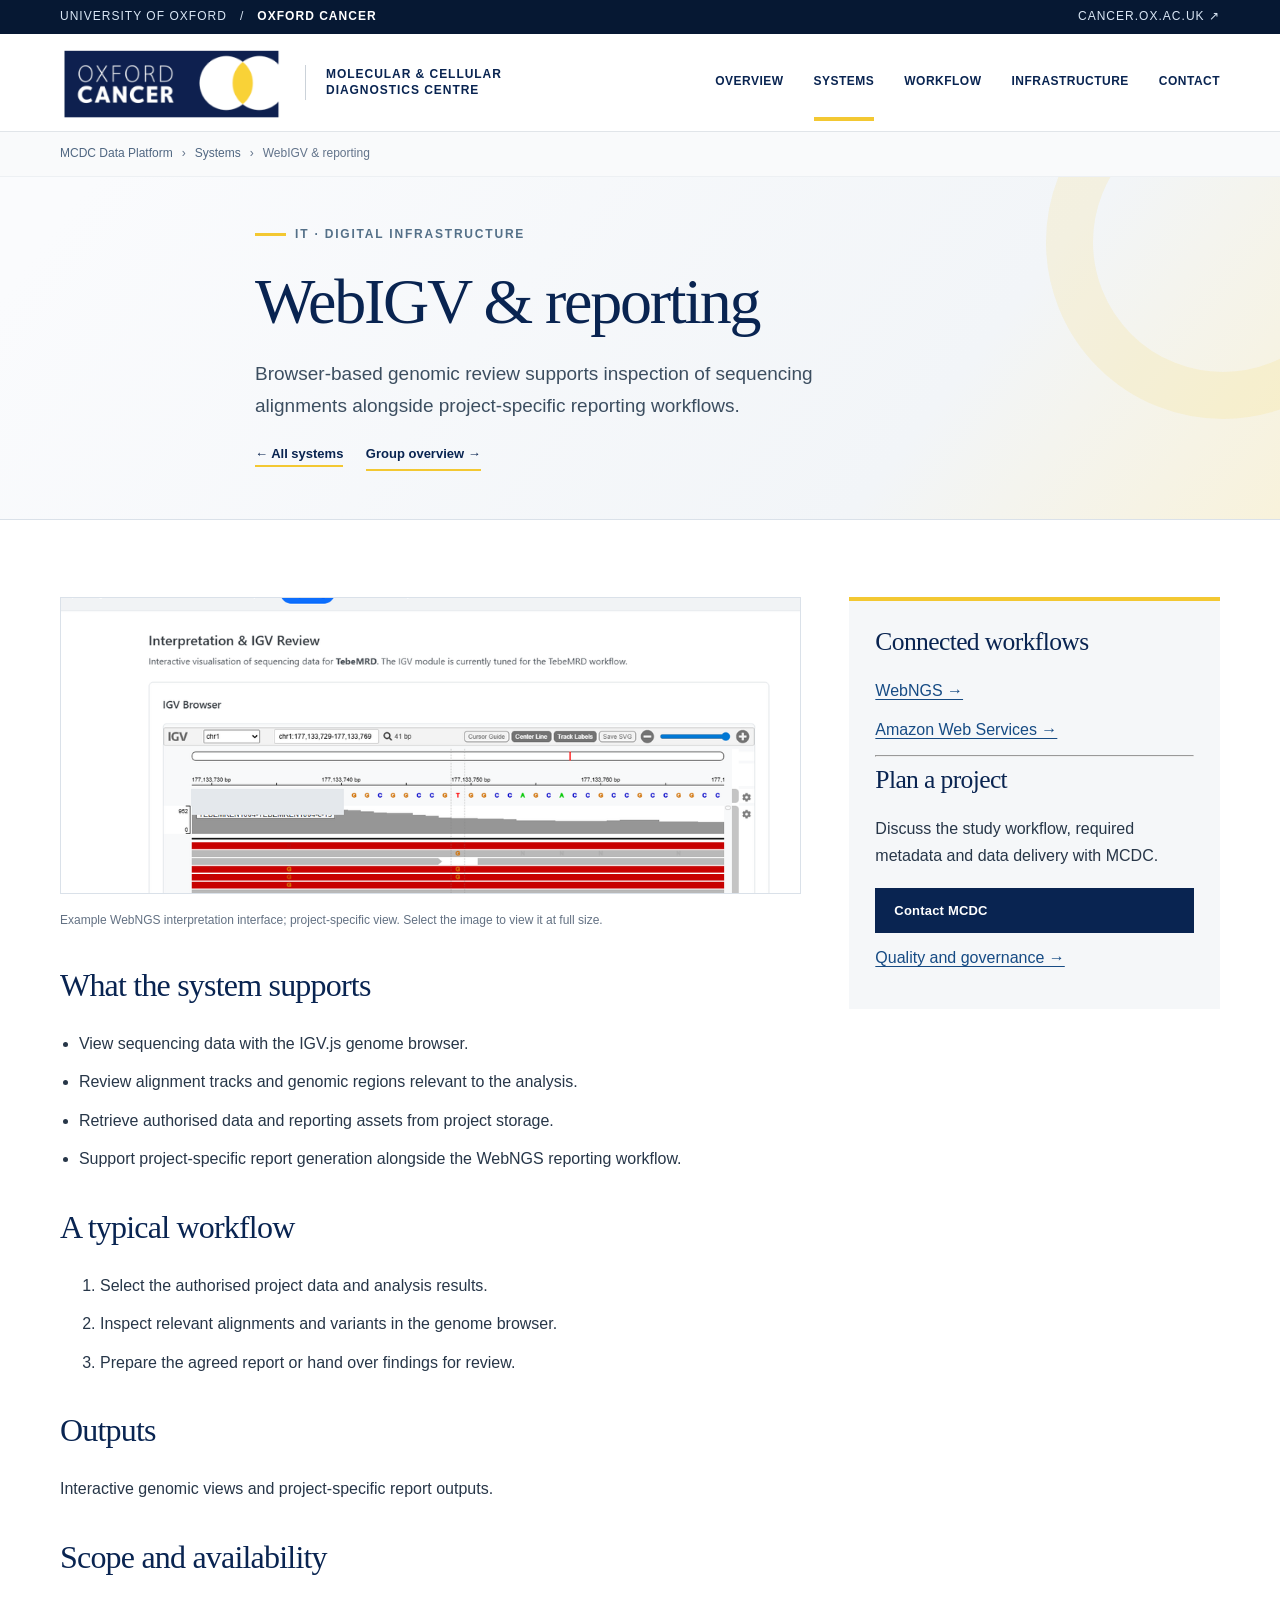
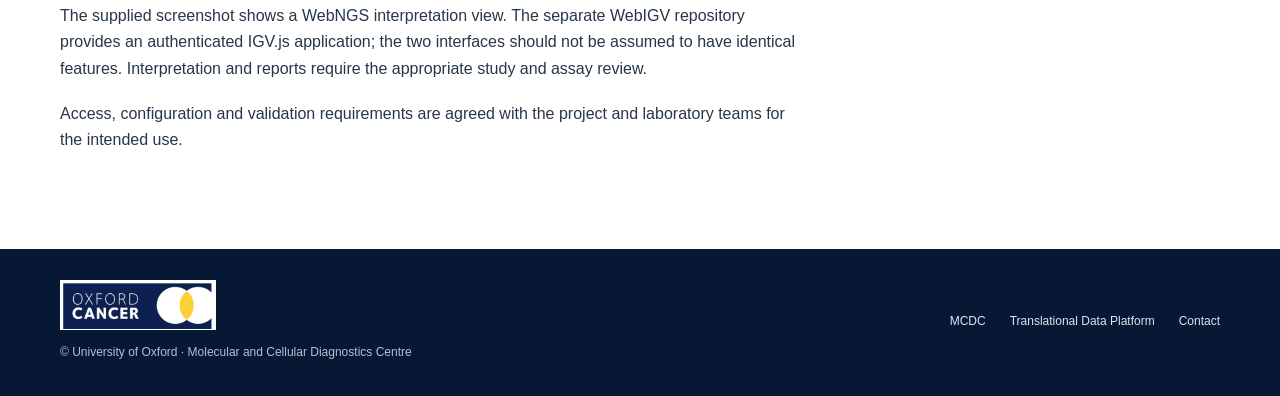
<file: systems/webigv.html>
<!doctype html>
<html lang="en-GB"><head><meta charset="utf-8"><meta name="viewport" content="width=device-width, initial-scale=1"><meta name="theme-color" content="#092451"><meta name="description" content="Browser-based genomic review supports inspection of sequencing alignments alongside project-specific reporting workflows."><title>WebIGV &amp; reporting | MCDC Data Platform</title><link rel="stylesheet" href="../assets/site.css"><link rel="icon" href="../assets/favicon.svg" type="image/svg+xml"></head><body>
  <a class="skip-link" href="#main">Skip to content</a>
  <div class="topline"><div class="container topline-inner"><div>University of Oxford <span aria-hidden="true">&nbsp; / &nbsp;</span> <b>Oxford Cancer</b></div><div class="right"><a href="https://www.cancer.ox.ac.uk/" target="_blank" rel="noopener">cancer.ox.ac.uk ↗</a></div></div></div>
  <header class="header">
    <div class="container header-row">
      <a class="brand" href="../index.html" aria-label="MCDC Data Platform home"><img src="../assets/oxford-cancer.png" width="270" height="87" alt="Oxford Cancer"><span class="brand-divider"></span><span class="brand-name">Molecular &amp; Cellular Diagnostics Centre</span></a>
      <button type="button" class="menu-btn" id="menuBtn" aria-controls="mainNav" aria-expanded="false">☰ &nbsp; Menu</button>
      <nav class="mainnav" id="mainNav" aria-label="Main navigation"><a href="../index.html">Overview</a><a href="../index.html#systems" class="active">Systems</a><a href="../index.html#workflow">Workflow</a><a href="../index.html#storage">Infrastructure</a><a href="../index.html#contact">Contact</a></nav>
    </div>
  </header>
  <nav class="breadcrumb" aria-label="Breadcrumb"><div class="container"><a href="../index.html">MCDC Data Platform</a><span aria-hidden="true">›</span><a href="../index.html#systems">Systems</a><span aria-hidden="true">›</span><span aria-current="page">WebIGV &amp; reporting</span></div></nav>

<main id="main"><section class="hero detail-hero"><div class="container readable"><div class="eyebrow">IT · Digital infrastructure</div><h1>WebIGV &amp; reporting</h1><p class="lead">Browser-based genomic review supports inspection of sequencing alignments alongside project-specific reporting workflows.</p><a class="link-arrow" href="../index.html#systems">← All systems</a> <a class="link-arrow group-return" href="../index.html#it">Group overview →</a></div></section>
 <section class="section"><div class="container detail-grid"><div class="detail-content"><figure class="detail-figure"><a href="../assets/webigv.png"><img src="../assets/webigv.png" alt="WebIGV &amp; reporting example interface"></a><figcaption>Example WebNGS interpretation interface; project-specific view. Select the image to view it at full size.</figcaption></figure><h2>What the system supports</h2><ul><li>View sequencing data with the IGV.js genome browser.</li><li>Review alignment tracks and genomic regions relevant to the analysis.</li><li>Retrieve authorised data and reporting assets from project storage.</li><li>Support project-specific report generation alongside the WebNGS reporting workflow.</li></ul><h2>A typical workflow</h2><ol><li>Select the authorised project data and analysis results.</li><li>Inspect relevant alignments and variants in the genome browser.</li><li>Prepare the agreed report or hand over findings for review.</li></ol><h2>Outputs</h2><p>Interactive genomic views and project-specific report outputs.</p><h2>Scope and availability</h2><p>The supplied screenshot shows a WebNGS interpretation view. The separate WebIGV repository provides an authenticated IGV.js application; the two interfaces should not be assumed to have identical features. Interpretation and reports require the appropriate study and assay review.</p><p>Access, configuration and validation requirements are agreed with the project and laboratory teams for the intended use.</p></div><aside class="detail-aside"><h2>Connected workflows</h2><a href="webngs.html">WebNGS →</a><a href="aws.html">Amazon Web Services →</a><hr><h2>Plan a project</h2><p>Discuss the study workflow, required metadata and data delivery with MCDC.</p><a class="btn btn-primary" href="mailto:mcdc@oncology.ox.ac.uk?subject=WebIGV%20and%20reporting%20enquiry">Contact MCDC</a><a href="../index.html#quality">Quality and governance →</a></aside></div></section></main>  <footer class="footer"><div class="container footer-row"><div><a href="https://www.cancer.ox.ac.uk/" aria-label="Oxford Cancer home"><img src="../assets/oxford-cancer.png" alt="Oxford Cancer"></a><div><small>© University of Oxford · Molecular and Cellular Diagnostics Centre</small></div></div><nav aria-label="Footer links" class="footer-links"><a href="https://www.cancer.ox.ac.uk/support/mcdc-1">MCDC</a><a href="https://www.cancer.ox.ac.uk/translational-data-platform">Translational Data Platform</a><a href="mailto:mcdc@oncology.ox.ac.uk">Contact</a></nav></div></footer>
  <div class="lightbox" id="lightbox" role="dialog" aria-modal="true" aria-label="System screenshot preview" aria-hidden="true"><div class="lightbox-wrap"><button class="lightbox-close" id="lightboxClose" aria-label="Close screenshot">&times;</button><img id="lightboxImage" alt=""><div class="lightbox-caption" id="lightboxCaption"></div></div></div>
  <script src="../assets/site.js" defer></script>
</body>
</html>
</file>
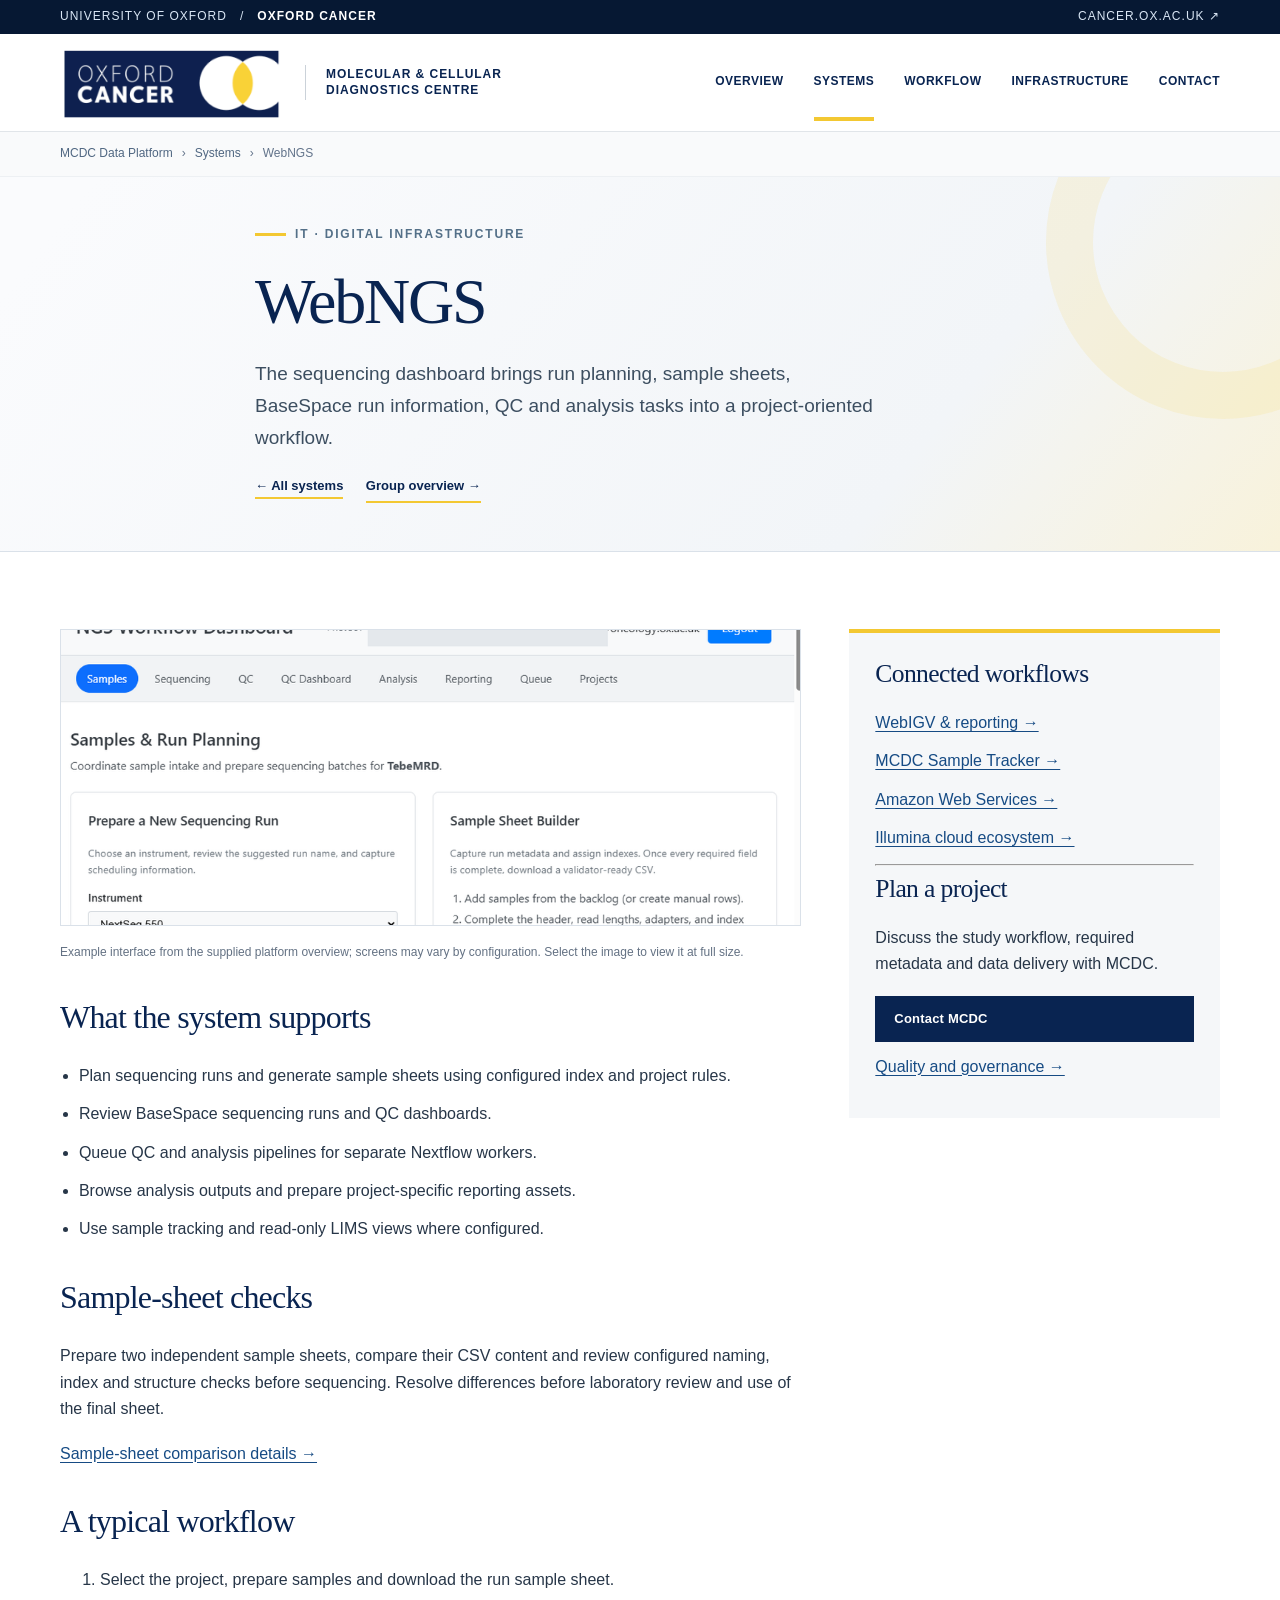
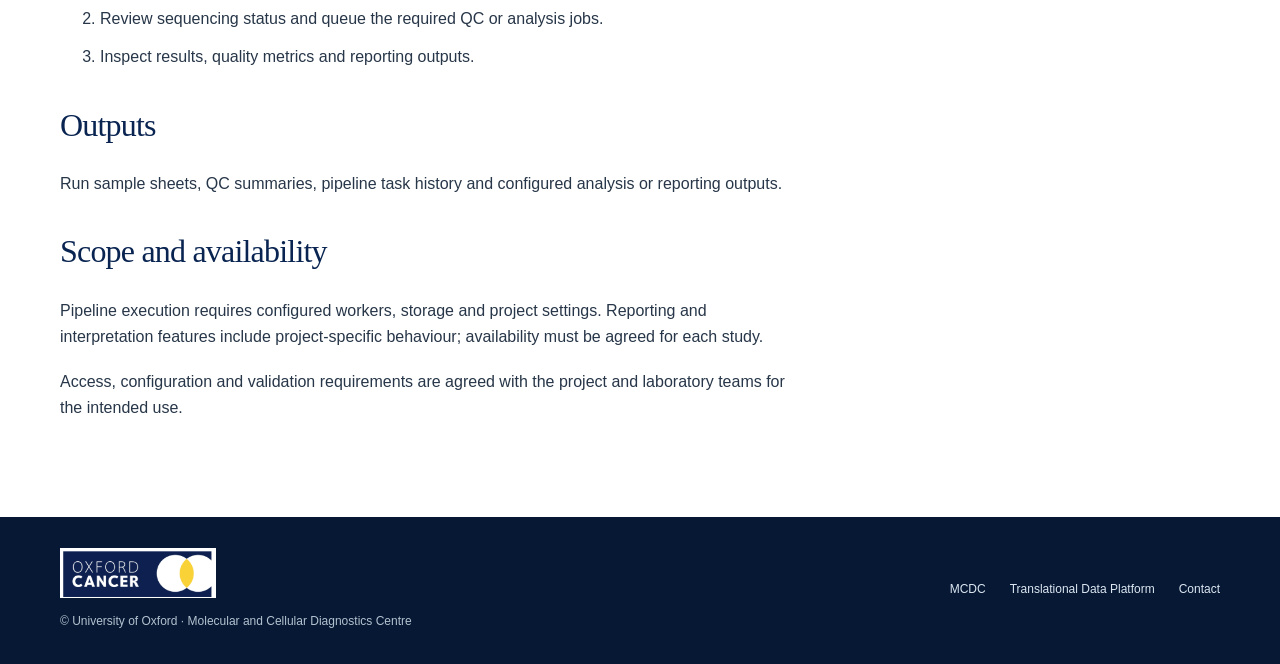
<file: systems/webngs.html>
<!doctype html>
<html lang="en-GB"><head><meta charset="utf-8"><meta name="viewport" content="width=device-width, initial-scale=1"><meta name="theme-color" content="#092451"><meta name="description" content="The sequencing dashboard brings run planning, sample sheets, BaseSpace run information, QC and analysis tasks into a project-oriented workflow."><title>WebNGS | MCDC Data Platform</title><link rel="stylesheet" href="../assets/site.css"><link rel="icon" href="../assets/favicon.svg" type="image/svg+xml"></head><body>
  <a class="skip-link" href="#main">Skip to content</a>
  <div class="topline"><div class="container topline-inner"><div>University of Oxford <span aria-hidden="true">&nbsp; / &nbsp;</span> <b>Oxford Cancer</b></div><div class="right"><a href="https://www.cancer.ox.ac.uk/" target="_blank" rel="noopener">cancer.ox.ac.uk ↗</a></div></div></div>
  <header class="header">
    <div class="container header-row">
      <a class="brand" href="../index.html" aria-label="MCDC Data Platform home"><img src="../assets/oxford-cancer.png" width="270" height="87" alt="Oxford Cancer"><span class="brand-divider"></span><span class="brand-name">Molecular &amp; Cellular Diagnostics Centre</span></a>
      <button type="button" class="menu-btn" id="menuBtn" aria-controls="mainNav" aria-expanded="false">☰ &nbsp; Menu</button>
      <nav class="mainnav" id="mainNav" aria-label="Main navigation"><a href="../index.html">Overview</a><a href="../index.html#systems" class="active">Systems</a><a href="../index.html#workflow">Workflow</a><a href="../index.html#storage">Infrastructure</a><a href="../index.html#contact">Contact</a></nav>
    </div>
  </header>
  <nav class="breadcrumb" aria-label="Breadcrumb"><div class="container"><a href="../index.html">MCDC Data Platform</a><span aria-hidden="true">›</span><a href="../index.html#systems">Systems</a><span aria-hidden="true">›</span><span aria-current="page">WebNGS</span></div></nav>

<main id="main"><section class="hero detail-hero"><div class="container readable"><div class="eyebrow">IT · Digital infrastructure</div><h1>WebNGS</h1><p class="lead">The sequencing dashboard brings run planning, sample sheets, BaseSpace run information, QC and analysis tasks into a project-oriented workflow.</p><a class="link-arrow" href="../index.html#systems">← All systems</a> <a class="link-arrow group-return" href="../index.html#it">Group overview →</a></div></section>
 <section class="section"><div class="container detail-grid"><div class="detail-content"><figure class="detail-figure"><a href="../assets/webngs.png"><img src="../assets/webngs.png" alt="WebNGS example interface"></a><figcaption>Example interface from the supplied platform overview; screens may vary by configuration. Select the image to view it at full size.</figcaption></figure><h2>What the system supports</h2><ul><li>Plan sequencing runs and generate sample sheets using configured index and project rules.</li><li>Review BaseSpace sequencing runs and QC dashboards.</li><li>Queue QC and analysis pipelines for separate Nextflow workers.</li><li>Browse analysis outputs and prepare project-specific reporting assets.</li><li>Use sample tracking and read-only LIMS views where configured.</li></ul><h2 id="sample-sheet-checks">Sample-sheet checks</h2><p>Prepare two independent sample sheets, compare their CSV content and review configured naming, index and structure checks before sequencing. Resolve differences before laboratory review and use of the final sheet.</p><p><a href="samplesheet.html">Sample-sheet comparison details →</a></p><h2>A typical workflow</h2><ol><li>Select the project, prepare samples and download the run sample sheet.</li><li>Review sequencing status and queue the required QC or analysis jobs.</li><li>Inspect results, quality metrics and reporting outputs.</li></ol><h2>Outputs</h2><p>Run sample sheets, QC summaries, pipeline task history and configured analysis or reporting outputs.</p><h2>Scope and availability</h2><p>Pipeline execution requires configured workers, storage and project settings. Reporting and interpretation features include project-specific behaviour; availability must be agreed for each study.</p><p>Access, configuration and validation requirements are agreed with the project and laboratory teams for the intended use.</p></div><aside class="detail-aside"><h2>Connected workflows</h2><a href="webigv.html">WebIGV &amp; reporting →</a><a href="tracker.html">MCDC Sample Tracker →</a><a href="aws.html">Amazon Web Services →</a><a href="illumina.html">Illumina cloud ecosystem →</a><hr><h2>Plan a project</h2><p>Discuss the study workflow, required metadata and data delivery with MCDC.</p><a class="btn btn-primary" href="mailto:mcdc@oncology.ox.ac.uk?subject=WebNGS%20enquiry">Contact MCDC</a><a href="../index.html#quality">Quality and governance →</a></aside></div></section></main>  <footer class="footer"><div class="container footer-row"><div><a href="https://www.cancer.ox.ac.uk/" aria-label="Oxford Cancer home"><img src="../assets/oxford-cancer.png" alt="Oxford Cancer"></a><div><small>© University of Oxford · Molecular and Cellular Diagnostics Centre</small></div></div><nav aria-label="Footer links" class="footer-links"><a href="https://www.cancer.ox.ac.uk/support/mcdc-1">MCDC</a><a href="https://www.cancer.ox.ac.uk/translational-data-platform">Translational Data Platform</a><a href="mailto:mcdc@oncology.ox.ac.uk">Contact</a></nav></div></footer>
  <div class="lightbox" id="lightbox" role="dialog" aria-modal="true" aria-label="System screenshot preview" aria-hidden="true"><div class="lightbox-wrap"><button class="lightbox-close" id="lightboxClose" aria-label="Close screenshot">&times;</button><img id="lightboxImage" alt=""><div class="lightbox-caption" id="lightboxCaption"></div></div></div>
  <script src="../assets/site.js" defer></script>
</body>
</html>
</file>
<file: assets/site.css>
:root{--ink:#10294f;--navy:#092451;--navy-dark:#061833;--gold:#f3c832;--gold-soft:#fff7da;--text:#273648;--muted:#637183;--paper:#fff;--soft:#f5f7f9;--rule:#dae1e9;--serif:Georgia,'Times New Roman',serif;--sans:'Segoe UI',Arial,Helvetica,sans-serif;--max:1160px}
    *{box-sizing:border-box}html{scroll-behavior:smooth;scroll-padding-top:88px}body{margin:0;background:#fff;font-family:var(--sans);font-size:16px;line-height:1.65;color:var(--text)}
    a{color:#164b84;text-decoration:underline;text-underline-offset:3px}a:hover{color:#002b60}a:focus-visible,button:focus-visible{outline:3px solid var(--gold);outline-offset:3px}
    img{max-width:100%;height:auto}button{font:inherit}h1,h2,h3,h4,p{margin-top:0}h1,h2,h3,h4{color:var(--navy);line-height:1.18}h1,h2{font-family:var(--serif);font-weight:normal}h1{font-size:clamp(2.8rem,5vw,4.35rem);letter-spacing:-.035em}h2{font-size:clamp(2.05rem,3.3vw,2.85rem);letter-spacing:-.025em}h3{font-size:1.28rem;margin-bottom:.7rem}p{margin-bottom:1.15rem}ul{padding-left:1.18rem;margin:.5rem 0 0}li{margin:.36rem 0}.container{width:min(var(--max),calc(100% - 60px));margin-inline:auto}.readable{max-width:770px}
    .topline{background:var(--navy-dark);color:#d9e6f5;font-size:12px;letter-spacing:.085em;text-transform:uppercase;padding:7px 0}.topline-inner{display:flex;justify-content:space-between;align-items:center;gap:14px}.topline a{color:#d9e6f5;text-decoration:none}.topline b{font-weight:600;color:#fff}
    .header{background:#fff;border-bottom:1px solid #e1e5e9;position:relative;z-index:10}.header-row{min-height:97px;display:flex;align-items:center;justify-content:space-between;gap:25px}.brand{display:flex;align-items:center;text-decoration:none;gap:20px}.brand img{width:225px;object-fit:contain}.brand-divider{height:35px;width:1px;background:#cbd2d9}.brand-name{color:var(--navy);font-size:12px;letter-spacing:.08em;text-transform:uppercase;font-weight:700;line-height:1.4;max-width:180px}.mainnav{display:flex;align-items:center;gap:30px}.mainnav a{text-transform:uppercase;letter-spacing:.04em;font-size:12px;color:var(--navy);font-weight:700;text-decoration:none;padding:36px 0 33px;border-bottom:4px solid transparent}.mainnav a:hover,.mainnav a.active{color:var(--navy);border-bottom-color:var(--gold)}.menu-btn{display:none;padding:9px 12px;background:#fff;border:1px solid #ccd7e2;border-radius:2px;color:var(--navy)}
    .breadcrumb{border-bottom:1px solid #edf0f3;background:#f9fafb}.breadcrumb .container{min-height:44px;display:flex;flex-wrap:wrap;align-items:center;gap:9px;color:#62738a;font-size:12px}.breadcrumb a{color:#506782;text-decoration:none}.breadcrumb .sep{color:#a2aeb9}.breadcrumb b{color:var(--navy);font-weight:600}
    .hero{background:linear-gradient(128deg,#fafbfd 6%,#f2f5f8 72%,#f8f2db 100%);padding:67px 0 77px;border-bottom:1px solid var(--rule);overflow:hidden;position:relative}.hero:after{content:'';position:absolute;width:260px;height:260px;border:47px solid rgba(243,200,50,.12);border-radius:50%;right:-120px;top:-112px;pointer-events:none}.hero-grid{display:grid;grid-template-columns:1.08fr .92fr;align-items:center;gap:68px}.eyebrow{font-size:12px;letter-spacing:.15em;text-transform:uppercase;color:#547088;font-weight:750;display:flex;align-items:center;gap:9px;margin-bottom:19px}.eyebrow:before{content:'';width:31px;height:3px;background:var(--gold)}.hero h1{margin-bottom:19px}.lead{font-size:19px;line-height:1.68;color:#3c4e60;max-width:620px}.hero-btns{display:flex;align-items:center;gap:14px;flex-wrap:wrap;margin-top:24px}.btn{display:inline-flex;gap:10px;align-items:center;justify-content:center;border:1px solid var(--navy);padding:11px 18px;text-decoration:none;font-size:13px;font-weight:700;letter-spacing:.015em;transition:background .2s,color .2s}.btn-primary{background:var(--navy);color:#fff}.btn-primary:hover{color:var(--navy);background:var(--gold)}.btn-secondary{background:transparent;color:var(--navy)}.btn-secondary:hover{background:var(--navy);color:#fff}
    .diagram{border:1px solid #d3dce6;background:#fff;box-shadow:0 20px 50px #132c4215;padding:26px 27px 23px;position:relative}.diagram-head{font-size:11px;font-weight:800;text-transform:uppercase;letter-spacing:.13em;color:#556f88;margin-bottom:18px}.diagram-stack{display:grid;gap:7px}.diagram-row{display:grid;grid-template-columns:32px 1fr;align-items:center;gap:12px;background:#f5f7f9;border-left:3px solid #dbe4ec;padding:9px 13px;color:var(--navy)}.diagram-row:first-child,.diagram-row:last-child{border-left-color:var(--gold)}.diagram-num{color:#63788b;font-family:var(--serif);font-size:19px}.diagram-row strong{display:block;font-size:13px;line-height:1.3}.diagram-row small{display:block;font-size:11px;color:var(--muted);line-height:1.5}.diagram-arrow{text-align:center;color:#7690a6;line-height:8px;font-size:16px}.diagram-foot{margin-top:16px;font-size:11px;color:#687a8b;display:flex;align-items:center;gap:8px}.diagram-foot:before{content:'';width:7px;height:7px;background:var(--gold);border-radius:50%}
    .section{padding:77px 0}.section.alt{background:#f6f8fa}.section-top{display:flex;justify-content:space-between;align-items:end;gap:28px;margin-bottom:29px}.section-top p{margin-bottom:0;max-width:690px;color:#59687a}.kicker{font-size:11px;text-transform:uppercase;letter-spacing:.16em;font-weight:800;color:#5e768f;margin-bottom:10px}.rule{height:1px;background:var(--rule);margin:0 0 30px}.section-intro{font-size:17px;line-height:1.7;max-width:880px;color:#465769}.link-arrow{color:var(--navy);font-size:13px;font-weight:700;white-space:nowrap;text-decoration:none;border-bottom:2px solid var(--gold);padding-bottom:4px}.link-arrow:hover{color:#1a5b97}
    .journey{display:grid;grid-template-columns:repeat(6,minmax(0,1fr));gap:11px;margin:31px 0 26px}.journey-item{border:1px solid #dce3ea;background:#fff;min-height:135px;padding:17px 13px 15px;position:relative}.journey-item:not(:last-child):after{content:'›';position:absolute;right:-12px;top:49px;z-index:2;background:#f5f7f9;border-radius:50%;color:#8c9eae;font-size:23px;width:15px;height:20px;text-align:center;line-height:17px}.journey-step{color:#9b7a17;font-size:12px;font-weight:800;letter-spacing:.12em;margin-bottom:9px}.journey-item strong{display:block;color:var(--navy);font-size:13px;line-height:1.38}.journey-item small{display:block;color:var(--muted);font-size:11px;margin-top:7px;line-height:1.45}
    .note{border-left:4px solid var(--gold);background:#fffaf0;padding:17px 22px;color:#576273;font-size:14px;line-height:1.65}.note strong{color:var(--navy)}
    .two-col{display:grid;grid-template-columns:1fr 1fr;gap:26px}.three-col{display:grid;grid-template-columns:repeat(3,minmax(0,1fr));gap:22px}.four-col{display:grid;grid-template-columns:repeat(4,minmax(0,1fr));gap:15px}.service{padding:24px 22px 20px;background:#fff;border:1px solid #dce3e9;border-top:4px solid var(--gold);min-height:255px;display:flex;flex-direction:column}.service-title{font-size:16px;font-weight:700;color:var(--navy);line-height:1.35}.service-cat{font-size:10px;font-weight:800;color:#617589;text-transform:uppercase;letter-spacing:.10em;margin:8px 0 13px}.service p{font-size:13px;line-height:1.67;color:#546477;margin-bottom:16px}.service a{font-size:12px;font-weight:700;text-decoration:none;margin-top:auto}.service a:after{content:'  ↗';font-size:14px}
    .system{background:white;border:1px solid #dce3e9;display:flex;flex-direction:column;overflow:hidden}.system-thumb{border:0;border-bottom:1px solid #e1e5ea;width:100%;background:#f3f6f9;padding:0;display:block;cursor:zoom-in;text-align:inherit}.system-thumb:hover img{filter:contrast(1.045)}.system-thumb img{display:block;width:100%;height:auto;object-fit:contain;transition:filter .2s}.system-info{padding:22px 21px 20px;display:flex;flex-direction:column;flex:1}.system-category{font-size:11px;color:#6f8191;text-transform:uppercase;letter-spacing:.09em;font-weight:750;margin-bottom:8px}.system h3{margin:0 0 10px;font-size:18px}.system p{color:#526175;font-size:13px;line-height:1.66;flex:1;margin-bottom:14px}.status{font-size:11px;color:#50647a;border-top:1px solid #edf0f2;padding-top:11px}.status strong{color:var(--navy)}.system-split{display:grid;grid-template-columns:1.05fr .95fr;gap:38px;align-items:center;margin-bottom:40px}.system-split .system{max-width:none}.system-split .system-thumb img{height:auto}.system-split h3{font-size:28px;font-family:var(--serif);font-weight:normal}.system-split ul{font-size:14px;color:#425568}.system-split li{margin-bottom:10px}.system-split .status{max-width:650px}
    .subhead{font-size:22px;color:var(--navy);font-family:var(--serif);margin:42px 0 19px}.data-grid{display:grid;grid-template-columns:repeat(3,minmax(0,1fr));gap:20px;margin:28px 0 24px}.data-item{background:#fff;border:1px solid #dae3ea;min-height:205px;padding:23px 23px 22px}.data-item .data-no{font-family:var(--serif);font-size:29px;color:#c4a031;line-height:1}.data-item h3{margin:15px 0 9px;font-size:18px}.data-item p{font-size:13px;color:#58697b;margin:0}.data-feature{padding:24px 27px;background:var(--navy);color:#dce7f4;display:flex;gap:18px;justify-content:space-between;align-items:center}.data-feature strong{color:#fff;display:block;margin-bottom:5px}.data-feature p{font-size:13px;max-width:740px;margin:0}.data-feature span{font-size:12px;flex-shrink:0;border:1px solid #9faab7;padding:8px 12px;color:#fff}
    .report-strip{margin:34px 0 0;display:grid;grid-template-columns:repeat(3,minmax(0,1fr));gap:20px}.report-strip .system-thumb img{height:auto}
    .quality{background:#edf2f6;border-top:1px solid #d6e0e9;border-bottom:1px solid #d6e0e9}.quality-grid{display:grid;grid-template-columns:1fr 1fr;gap:55px}.quality-list{display:grid;grid-template-columns:1fr 1fr;gap:13px}.quality-item{border-left:3px solid #d3b13f;background:white;padding:15px 17px}.quality-item strong{color:var(--navy);display:block;font-size:15px}.quality-item small{color:#607083;font-size:12px;line-height:1.55;display:block;margin-top:4px}.quality .note{background:#fff; margin-top:18px}
    .partner{background:#fff;padding:77px 0}.partner-wrap{display:grid;grid-template-columns:1.1fr .9fr;gap:46px;align-items:center}.partner-panel{padding:38px 36px;background:#f3f6f9;border:1px solid #d8e1e9}.partner-panel .tag{color:#6c8195;text-transform:uppercase;font-size:11px;letter-spacing:.14em;font-weight:800}.partner-panel h3{font-family:var(--serif);font-size:29px;font-weight:normal;margin:13px 0}.partner-panel p{font-size:14px;color:#506174}.partner-panel a{text-decoration:none;font-weight:700;font-size:14px}
    .contact{background:var(--navy);color:#edf3fb;padding:66px 0}.contact-wrap{display:flex;align-items:center;justify-content:space-between;gap:25px}.contact h2{color:#fff;margin-bottom:12px}.contact p{max-width:730px;margin:0;color:#dde6f2}.contact .btn{background:var(--gold);color:var(--navy);border-color:var(--gold)}.contact .btn:hover{background:#fff;border-color:#fff}.footer{background:#061833;color:#c5d4e2;padding:31px 0}.footer-row{display:flex;justify-content:space-between;gap:20px;align-items:center}.footer a{color:#dce6f2;text-decoration:none}.footer small{font-size:12px;color:#b3c2d0}.footer img{width:156px;max-height:51px;object-fit:contain}.footer-links{display:flex;gap:24px;flex-wrap:wrap;font-size:12px}
    .lightbox{position:fixed;inset:0;z-index:200;display:none;align-items:center;justify-content:center;padding:4vh 4vw;background:#031022ed}.lightbox[aria-hidden="false"]{display:flex}.lightbox-wrap{background:white;padding:14px;max-width:min(1150px,94vw);max-height:90vh;position:relative;box-shadow:0 20px 75px #0008;display:flex;flex-direction:column}.lightbox-wrap img{width:100%;max-height:78vh;object-fit:contain}.lightbox-caption{padding:10px 3px 0;font-size:13px;color:#526477}.lightbox-close{position:absolute;right:-14px;top:-14px;width:37px;height:37px;border:1px solid #d7dde3;background:#fff;color:var(--navy);border-radius:50%;font-size:23px;line-height:32px;cursor:pointer}
    @media(max-width:1080px){.mainnav{gap:18px}.brand img{width:190px}.hero-grid{gap:38px}.journey{grid-template-columns:repeat(3,minmax(0,1fr))}.journey-item:nth-child(3):after{display:none}.four-col{grid-template-columns:repeat(2,1fr)}.system-split{gap:24px}}
    @media(max-width:760px){.container{width:min(100% - 34px,var(--max))}.header-row{min-height:72px}.brand img{width:158px}.brand-divider,.brand-name{display:none}.menu-btn{display:block}.mainnav{display:none;position:absolute;top:100%;left:0;right:0;background:#fff;border-top:1px solid #eee;box-shadow:0 10px 15px #0a20301c;padding:10px 17px 19px;flex-direction:column;gap:0;align-items:stretch}.mainnav.open{display:flex}.mainnav a{padding:12px 6px;border-bottom:1px solid #e1e5e9}.mainnav a.active{border-bottom:3px solid var(--gold)}.hero{padding:46px 0 57px}.hero-grid,.system-split,.quality-grid,.partner-wrap{grid-template-columns:1fr}.hero-grid{gap:32px}.diagram{max-width:560px}.section{padding:52px 0}.section-top{display:block}.section-top .link-arrow{display:inline-block;margin-top:15px}.two-col,.three-col,.report-strip,.data-grid{grid-template-columns:1fr 1fr}.contact-wrap{align-items:flex-start;flex-direction:column}.partner{padding:52px 0}.quality-grid{gap:26px}.footer-row{flex-direction:column;align-items:flex-start}.system-split .system-thumb img{height:auto}.service{min-height:auto}}
    @media(max-width:520px){h1{font-size:2.6rem}h2{font-size:2rem}.lead{font-size:17px}.topline .right{display:none}.journey,.two-col,.three-col,.report-strip,.data-grid,.four-col,.quality-list{grid-template-columns:1fr}.journey-item{min-height:0}.journey-item:not(:last-child):after{display:none}.system-thumb img{height:auto}.data-feature{flex-direction:column;align-items:flex-start}.partner-panel{padding:26px 22px}.breadcrumb .container{font-size:11px}.hero-btns{align-items:stretch;flex-direction:column}.btn{width:100%}}
    @media(prefers-reduced-motion:reduce){html{scroll-behavior:auto}*,*:before,*:after{transition:none!important}}
    @media print{.topline,.mainnav,.menu-btn,.hero-btns,.contact .btn,.lightbox{display:none!important}.section,.partner{padding:34px 0}.header{position:static}.hero{padding:35px 0}.journey{grid-template-columns:repeat(3,1fr)}.four-col{grid-template-columns:repeat(2,1fr)}.service,.system{break-inside:avoid}.contact{padding:25px 0}a{color:#164b84}}
  
.skip-link{position:absolute;top:-100px;left:16px;z-index:300;background:var(--gold);padding:10px 16px;color:var(--navy)}.skip-link:focus{top:10px}.system-link{display:inline-block;font-weight:700;font-size:14px;margin:0 0 16px}.directory{display:grid;grid-template-columns:repeat(3,minmax(0,1fr));gap:18px}.directory a{display:block;border:1px solid var(--rule);border-top:4px solid var(--gold);padding:22px;text-decoration:none;background:white}.directory strong{display:block;color:var(--navy);font-size:18px}.directory span{display:block;color:var(--muted);font-size:14px;margin-top:8px}.detail-hero{padding:48px 0}.detail-grid{display:grid;grid-template-columns:minmax(0,2fr) minmax(0,1fr);gap:48px}.detail-aside{background:var(--soft);border-top:4px solid var(--gold);padding:26px;height:fit-content}.detail-aside h2{font-size:1.6rem}.detail-aside a{display:block;margin:12px 0}.detail-content h2{font-size:2rem;margin-top:36px}.detail-content li{margin-bottom:12px}.detail-figure{margin:0 0 30px}.detail-figure img{width:100%;border:1px solid var(--rule)}figcaption{font-size:12px;color:var(--muted);margin-top:8px}.mainnav a{padding:28px 0 25px}.status{margin-top:auto}.system-info .status{margin-top:0}.system-thumb{overflow:hidden}@media(max-width:760px){.directory{grid-template-columns:repeat(2,minmax(0,1fr))}.detail-grid{grid-template-columns:1fr}.mainnav a{padding:12px 6px}}@media(max-width:520px){.directory{grid-template-columns:1fr}}

/* Workflow groups share names and colours across navigation and content. */
.group-study{--group:#285d93}.group-samples{--group:#187b88}.group-testing{--group:#287849}.group-analysis{--group:#7150a1}.group-reporting{--group:#9a5b23}.group-infrastructure{--group:#52647b}
.directory-groups{display:grid;grid-template-columns:repeat(3,minmax(0,1fr));gap:22px;margin-top:30px}
.directory-group{border:1px solid var(--rule);border-top:5px solid var(--group);padding:24px;background:#fff;min-width:0}
.group-label{font-size:12px;font-weight:750;color:var(--group);letter-spacing:.06em;margin-bottom:12px}
.directory-group h3{font-size:19px;line-height:1.35}.directory-group h3 a{color:var(--navy);text-decoration-thickness:1px}
.directory-group p{font-size:14px;color:#526175;line-height:1.6}.directory-group ul{list-style:none;padding:0;margin:0;border-top:1px solid var(--rule)}
.directory-group li{margin:0;padding:10px 0;border-bottom:1px solid #edf0f3;font-size:14px;line-height:1.5}
.workflow-group>.container>h2,.workflow-group>.container>.section-top h2{border-left:5px solid var(--group);padding-left:18px}
.diagram-row,.journey-item{text-decoration:none;border-left:3px solid var(--group,#dbe4ec)}.diagram-row:first-child,.diagram-row:last-child{border-left-color:var(--group)}
.diagram-row:hover,.journey-item:hover{background:#edf2f7}.diagram-row:focus-visible,.journey-item:focus-visible{outline-offset:2px}
.workflow-support{display:block;margin-top:19px;padding:14px 15px;background:#edf2f6;border-left:3px solid #52647b;text-decoration:none;font-size:12px;line-height:1.5;color:var(--navy)}
.workflow-support strong,.workflow-support span{display:block}.workflow-support span{font-size:11px;color:#526175;margin-top:3px}
.journey{grid-template-columns:repeat(5,minmax(0,1fr))}.journey-item{display:block}.journey-item strong{font-size:14px}.journey-item small{font-size:12px}
.workflow-foundation{padding:15px 20px;background:#edf2f6;border-left:3px solid #52647b;font-size:14px}.workflow-foundation a{text-decoration:none;color:var(--navy)}
.infrastructure-storage{grid-template-columns:repeat(2,minmax(0,1fr))}.infrastructure-quality{border-top:1px solid var(--rule);margin-top:44px;padding-top:36px;scroll-margin-top:28px}.infrastructure-quality>h3{font-family:var(--serif);font-size:28px;font-weight:normal}
.eqa-summary{margin-top:26px;padding:22px;background:#fff;border:1px solid var(--rule);border-left:4px solid #52647b}.eqa-summary h4{margin-bottom:10px}.eqa-summary p{margin-bottom:0;font-size:14px}
.group-return{display:inline-block;margin-left:18px}.system-split .link-arrow{white-space:normal}
@media(max-width:1080px){.journey{grid-template-columns:repeat(3,minmax(0,1fr))}.directory-groups{grid-template-columns:repeat(2,minmax(0,1fr))}}
@media(max-width:760px){.journey{grid-template-columns:1fr}.journey-item:not(:last-child):after{display:none}.group-return{margin-left:0;margin-top:14px;display:block}}
@media(max-width:520px){.directory-groups,.infrastructure-storage{grid-template-columns:1fr}.directory-group{padding:21px}.workflow-group>.container>h2,.workflow-group>.container>.section-top h2{padding-left:13px}}
@media print{.directory-groups{grid-template-columns:repeat(2,minmax(0,1fr))}.directory-group{break-inside:avoid}.journey{grid-template-columns:repeat(3,minmax(0,1fr))}}


/* Functional groups support the entire numbered workflow. */
.function-ops{--group:#187b88;--tint:#edf7f7}.function-qms{--group:#9a751f;--tint:#fff9e9}.function-it{--group:#7150a1;--tint:#f4f0f9}
.hero-grid{grid-template-columns:1fr 1fr;gap:36px}.diagram-body{display:grid;grid-template-columns:minmax(0,1fr) 96px;gap:14px;align-items:stretch}.diagram-row{min-width:0;padding:10px;grid-template-columns:25px minmax(0,1fr);gap:8px}
.support-rail{border-left:2px solid #b7c7d8;padding-left:11px;display:grid;grid-template-rows:auto repeat(3,1fr);gap:9px}.rail-label{font-size:9px;font-weight:750;text-transform:uppercase;letter-spacing:.035em;color:#526175;text-align:center}
.support-rail a{display:flex;flex-direction:column;justify-content:center;align-items:center;text-align:center;padding:10px 4px;background:var(--tint);border-top:3px solid var(--group);color:var(--navy);text-decoration:none}
.support-rail strong{font-size:14px;color:var(--group)}.support-rail span:not(.rail-label){font-size:10px;line-height:1.4;margin-top:5px}.workflow-support{margin:16px 0 0}
.workflow-foundation{background:transparent;border:0;border-top:2px solid #b7c7d8;padding:18px 0 0;margin:0 0 26px}.foundation-label{text-align:center;font-size:11px;text-transform:uppercase;letter-spacing:.12em;font-weight:750;color:#526175;margin-bottom:14px}
.support-functions{display:grid;grid-template-columns:repeat(3,minmax(0,1fr));gap:14px}.support-functions a{display:flex;align-items:center;justify-content:center;gap:13px;padding:17px 14px;background:var(--tint);border-bottom:3px solid var(--group);text-decoration:none}.support-functions strong{font-size:19px;color:var(--group)}.support-functions span{font-size:13px;color:var(--navy)}
.functional-directory{grid-template-columns:repeat(3,minmax(0,1fr))}.directory-context{margin-top:24px}.directory-group .system-link{font-size:14px;margin-bottom:0}.directory-group ul{margin-bottom:0}
.card-illustration{height:145px;display:flex;align-items:center;justify-content:center;background:linear-gradient(130deg,#f1f5f9,#e6edf5);margin:-23px -23px 22px;border-bottom:1px solid #dae3ea;overflow:visible}
.card-illustration img{display:block;width:78px;height:78px;object-fit:contain}.brand-illustration{background:#fff}.brand-illustration img{width:210px;max-width:80%;height:90px;object-fit:contain}
.directory-group .card-illustration{margin:-24px -24px 22px;background:var(--tint)}.service .card-illustration{margin:-24px -22px 20px;height:120px}.service .card-illustration img{width:65px;height:65px}
.system>.card-illustration{margin:0;border-bottom:1px solid var(--rule)}.tracker-summary{max-width:560px}.tracker-summary>.card-illustration{height:115px}.tracker-summary>.card-illustration img{width:62px;height:62px}
.analysis-systems{grid-template-columns:repeat(2,minmax(0,1fr))}.analysis-systems .data-item{padding-top:23px}.analysis-systems .card-illustration{height:180px}.analysis-systems .system{align-self:start}.data-item h3{line-height:1.35}
.partner-panel .card-illustration{margin:0 0 20px;height:85px;background:transparent;border:0;justify-content:flex-start}
.function-detail{border-top:3px solid var(--group);margin-top:44px;padding-top:30px;scroll-margin-top:25px}.function-heading{display:flex;align-items:center;gap:15px;margin-bottom:18px}.function-heading>span{display:inline-flex;align-items:center;justify-content:center;background:var(--tint);color:var(--group);font-size:16px;font-weight:800;min-width:66px;padding:11px}.function-heading h3{font-family:var(--serif);font-weight:normal;font-size:30px;margin:0}.function-links{display:flex;gap:22px;flex-wrap:wrap;margin-bottom:25px;font-size:14px}
.qms-system{max-width:610px;margin-top:28px}.quality-icon{display:block;margin-bottom:10px}.detail-figure img{height:auto;object-fit:contain}
@media(max-width:1080px){.hero-grid{gap:25px}.functional-directory{grid-template-columns:repeat(3,minmax(0,1fr))}.directory-group{padding:20px}.directory-group .card-illustration{margin:-20px -20px 20px}.support-functions a{gap:9px}}
@media(max-width:900px){.hero-grid{grid-template-columns:1fr}.diagram{max-width:670px}.support-functions a{flex-direction:column;gap:4px;text-align:center}}
@media(max-width:760px){.functional-directory{grid-template-columns:1fr}.directory-group{padding:24px}.directory-group .card-illustration{margin:-24px -24px 22px}.analysis-systems{grid-template-columns:1fr}.support-functions span{font-size:12px}}
@media(max-width:520px){.diagram{padding:20px 16px}.diagram-body{grid-template-columns:minmax(0,1fr) 70px;gap:9px}.support-rail{padding-left:7px}.support-rail a{padding:8px 3px}.support-rail strong{font-size:12px}.support-rail span:not(.rail-label){font-size:9px;overflow-wrap:anywhere}.diagram-row strong{font-size:12px}.diagram-row small{font-size:10px}.diagram-row{grid-template-columns:21px minmax(0,1fr);gap:6px;padding:9px 7px}.support-functions{gap:7px}.support-functions a{padding:13px 6px}.support-functions strong{font-size:16px}.support-functions span{font-size:11px}.function-heading h3{font-size:26px}.function-links{gap:13px}}
@media print{.hero-grid{grid-template-columns:1fr 1fr}.functional-directory{grid-template-columns:repeat(3,minmax(0,1fr))}.function-detail{break-inside:auto}.card-illustration{height:100px}}

.detail-illustration.card-illustration{margin:0 0 30px;height:180px;border:1px solid var(--rule)}
</file>
